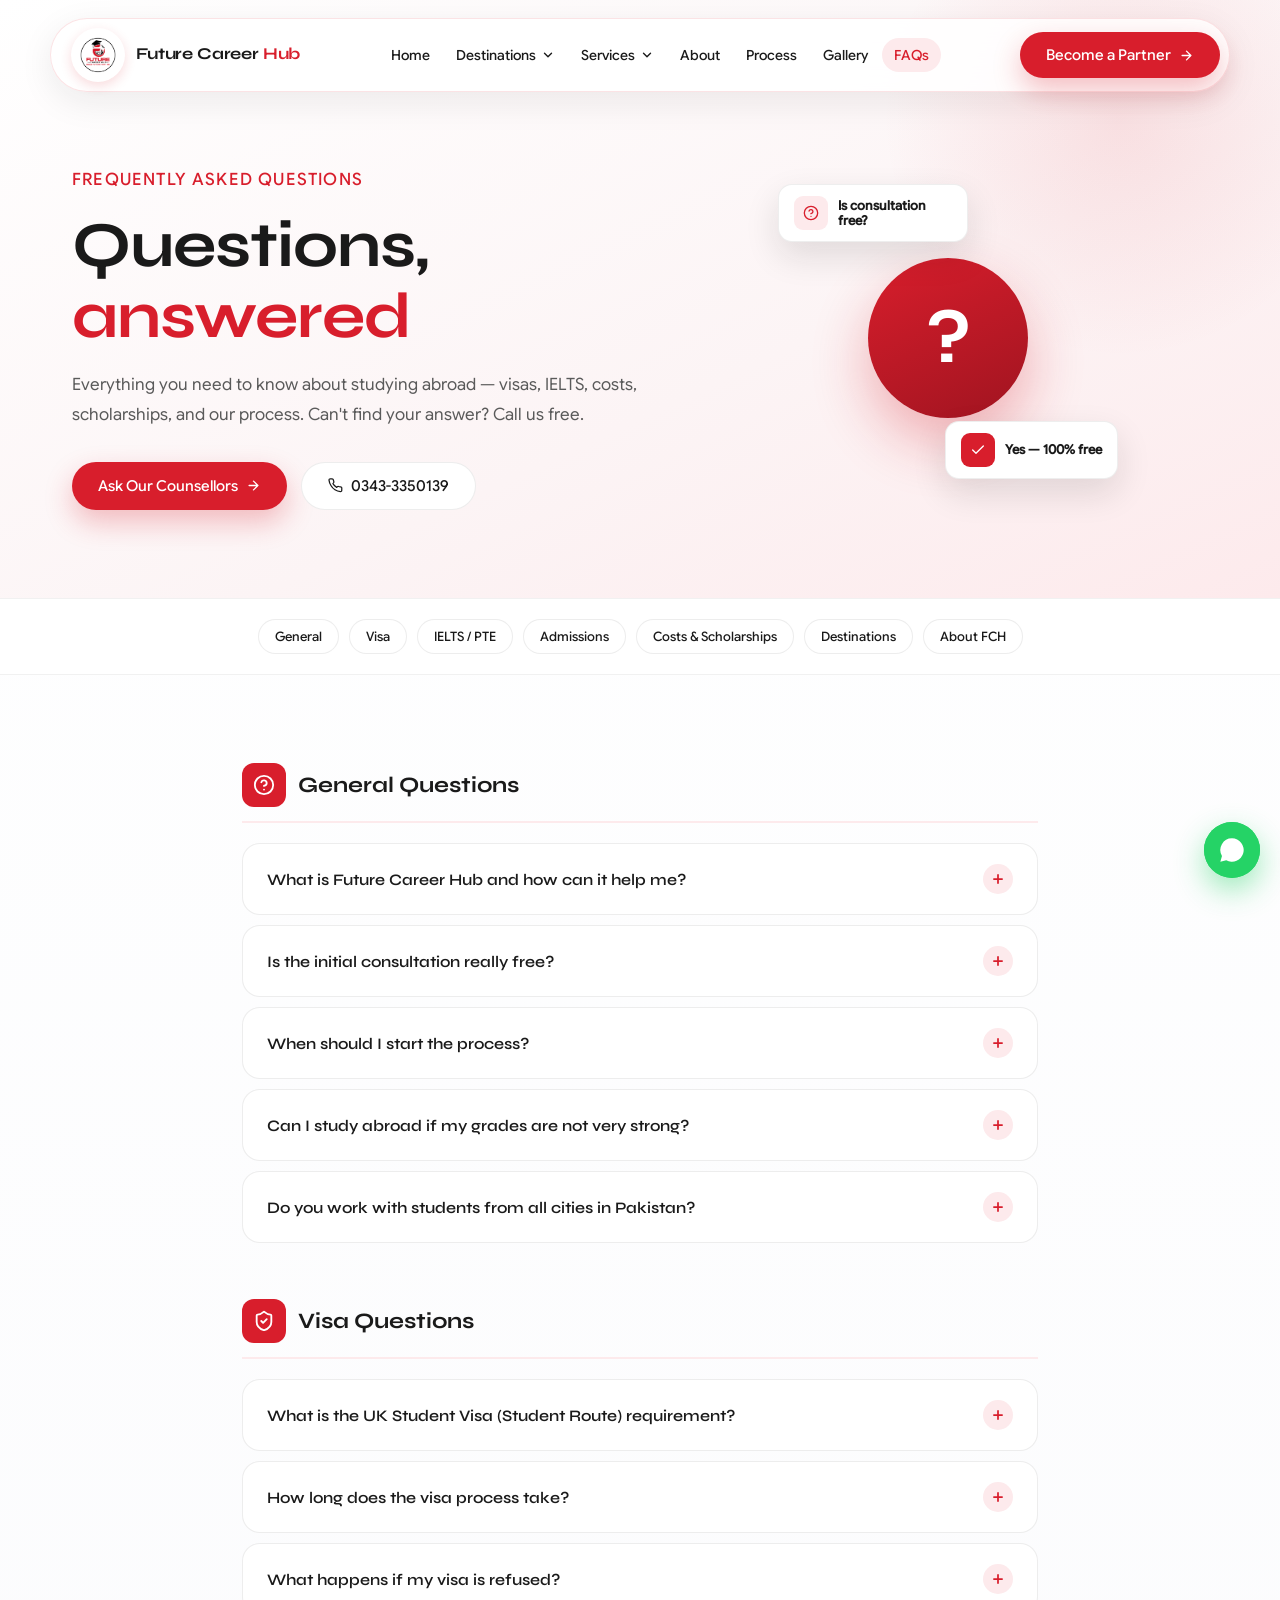
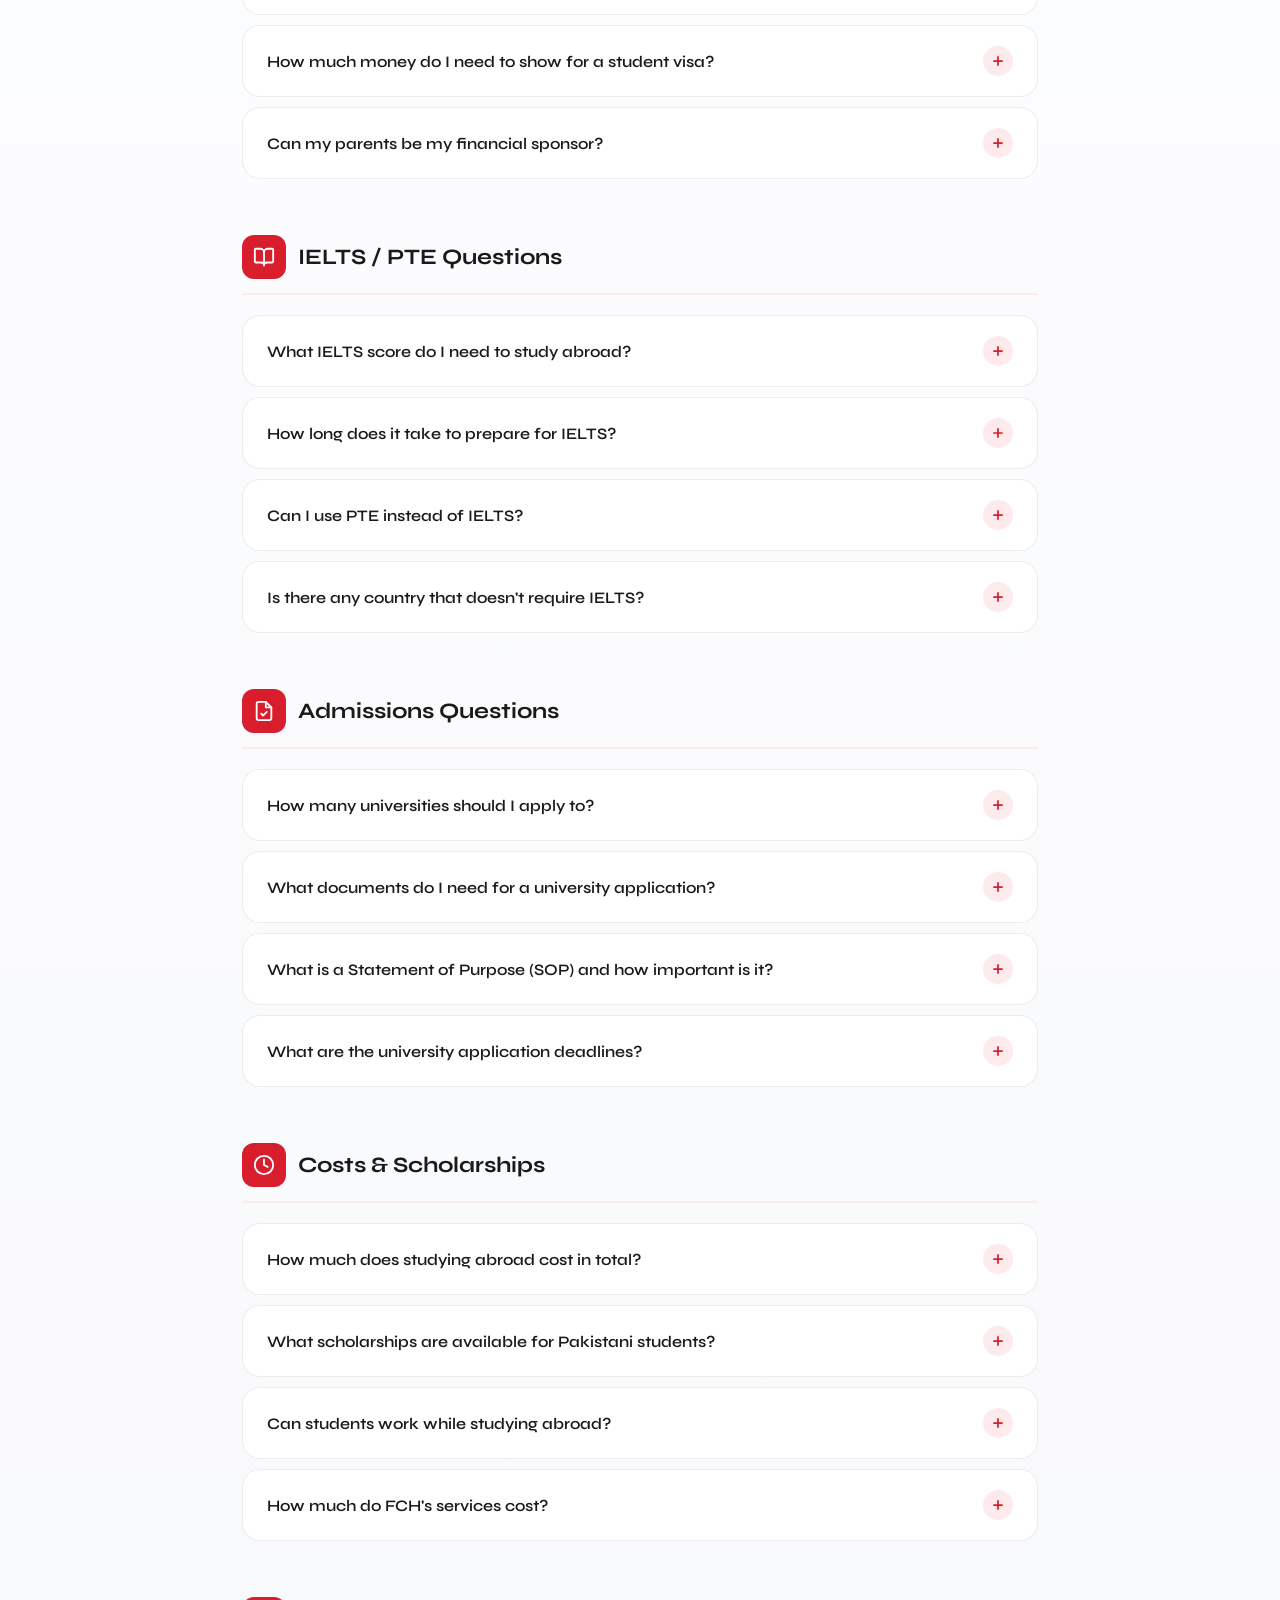
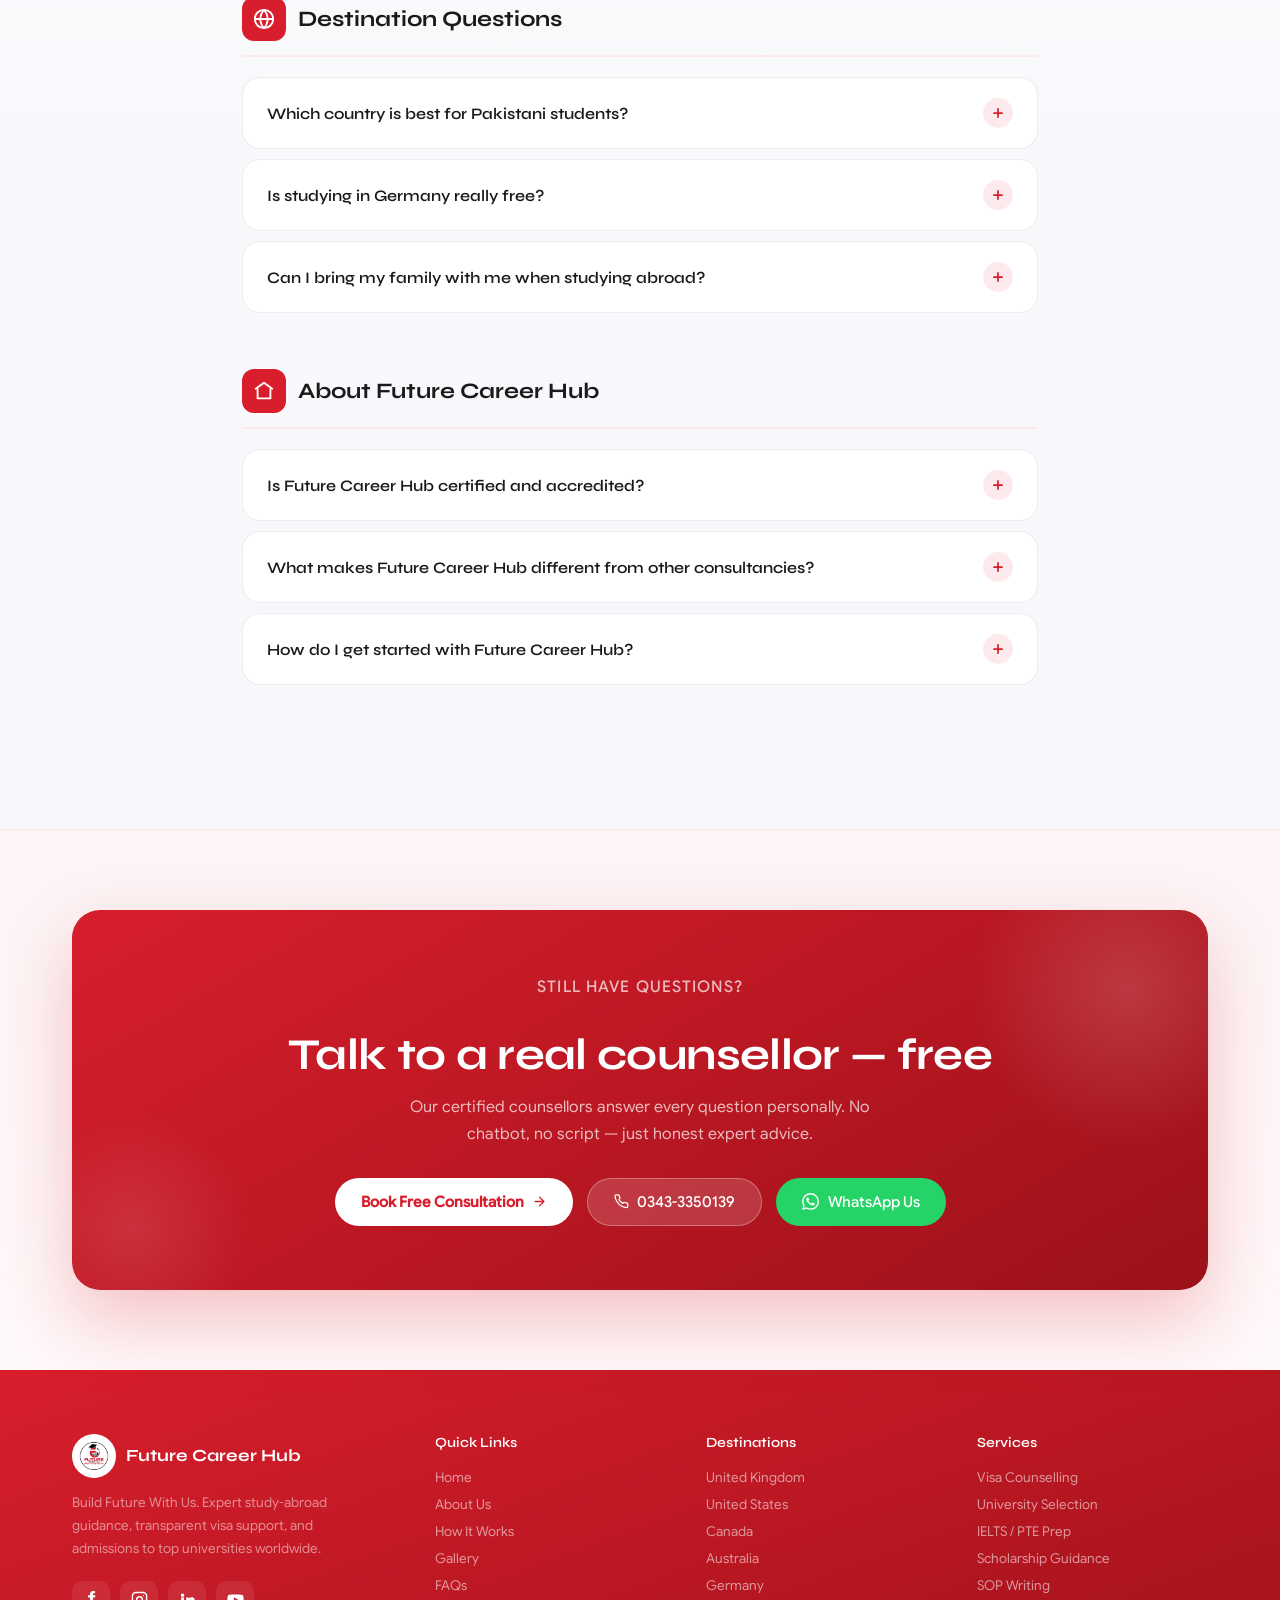
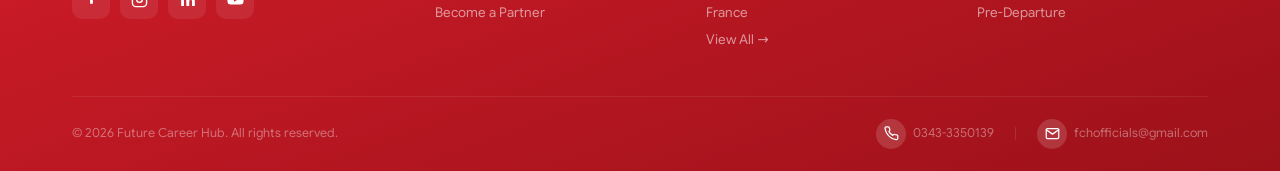
<file: faq.html>
<!DOCTYPE html>
<html lang="en">
<head>
  <meta charset="UTF-8" />
  <meta name="viewport" content="width=device-width, initial-scale=1.0" />
  <title>FAQs — Study Abroad Questions Answered | Future Career Hub Faisalabad, Pakistan</title>
  <meta name="description" content="Answers to the most common questions about studying abroad from Pakistan — visas, IELTS, costs, scholarships, universities and more." />
  <meta name="keywords" content="study abroad FAQs Pakistan, study visa questions Pakistan, IELTS FAQs Faisalabad, scholarship FAQs Pakistan" />
  <meta property="og:type" content="website" />
  <meta property="og:title" content="FAQs — Study Abroad Questions Answered | Future Career Hub" />
  <meta property="og:description" content="Answers to the most common questions about studying abroad — visas, IELTS, costs, scholarships and more." />
  <meta property="og:image" content="assets/fch-logo.png" />
  <link rel="icon" type="image/png" sizes="192x192" href="assets/android-chrome-192x192.png" />
  <link rel="icon" type="image/png" sizes="512x512" href="assets/android-chrome-512x512.png" />
  <link rel="apple-touch-icon" href="assets/android-chrome-192x192.png" />
  <link rel="stylesheet" href="css/style.css" />
  <style>
    body { background:linear-gradient(180deg,#fff 0%,#F5F6FA 100%); }
    .faq-category { margin-bottom:56px; }
    .faq-cat-title { display:flex; align-items:center; gap:12px; font-family:'Syne',sans-serif; font-weight:700; font-size:22px; color:#1A1A1A; margin-bottom:20px; padding-bottom:14px; border-bottom:2px solid #FDEAEC; }
    .faq-cat-icon { width:44px; height:44px; border-radius:12px; background:#D81E2C; color:#fff; display:flex; align-items:center; justify-content:center; flex-shrink:0; }
    @media(max-width:768px){
      .faq-cat-title { font-size:18px; }
      .faq-cat-icon { width:36px; height:36px; }
      .faq-category { margin-bottom:36px; }
    }
    @media(max-width:480px){
      .faq-cat-title { font-size:16px; gap:10px; }
    }
  </style>
<script src="js/main.js?v=2" defer></script>
</head>
<body data-page="faq" data-root="root">
<div id="header-slot"></div>

<!-- HERO -->
<section class="page-hero">
  <div class="page-hero-bg"></div>
  <div class="page-hero-blob"></div>
  <div class="container page-hero-grid">
    <div>
      <p class="eyebrow">Frequently Asked Questions</p>
      <h1>Questions,<br/><span style="color:#D81E2C;">answered</span></h1>
      <p class="lead" style="margin:16px 0 32px;">Everything you need to know about studying abroad — visas, IELTS, costs, scholarships, and our process. Can't find your answer? Call us free.</p>
      <div style="display:flex;gap:14px;flex-wrap:wrap;">
        <a href="partner.html" class="btn btn-primary">Ask Our Counsellors <svg width="15" height="15" viewBox="0 0 24 24" fill="none" stroke="currentColor" stroke-width="2.2" stroke-linecap="round" stroke-linejoin="round"><path d="M5 12h14M12 5l7 7-7 7"/></svg></a>
        <a href="tel:03433350139" class="btn btn-outline" style="display:inline-flex;align-items:center;gap:8px;"><svg width="15" height="15" viewBox="0 0 24 24" fill="none" stroke="currentColor" stroke-width="2" stroke-linecap="round" stroke-linejoin="round"><path d="M22 16.92v3a2 2 0 0 1-2.18 2 19.79 19.79 0 0 1-8.63-3.07A19.5 19.5 0 0 1 4.69 12 19.79 19.79 0 0 1 1.61 3.4 2 2 0 0 1 3.6 1.22h3a2 2 0 0 1 2 1.72c.127.96.361 1.903.7 2.81a2 2 0 0 1-.45 2.11L7.91 8.96a16 16 0 0 0 6 6l.95-.95a2 2 0 0 1 2.11-.45c.907.339 1.85.573 2.81.7A2 2 0 0 1 22 17z"/></svg> 0343-3350139</a>
      </div>
    </div>
    <div class="hero-visual">
      <div style="position:relative;width:100%;max-width:340px;height:320px;display:flex;align-items:center;justify-content:center;">
        <div style="width:160px;height:160px;border-radius:50%;background:linear-gradient(155deg,#D81E2C,#a01420);display:flex;align-items:center;justify-content:center;box-shadow:0 24px 56px rgba(216,30,44,.32);">
          <span style="font-family:'Syne',sans-serif;font-weight:700;font-size:74px;color:#fff;">?</span>
        </div>
        <div class="hero-float-card" style="top:2%;left:0;max-width:190px;">
          <span class="hero-float-icon" style="background:#FDEAEC;color:#D81E2C;flex-shrink:0;">
            <svg width="16" height="16" viewBox="0 0 24 24" fill="none" stroke="currentColor" stroke-width="2" stroke-linecap="round" stroke-linejoin="round"><circle cx="12" cy="12" r="10"/><path d="M9.09 9a3 3 0 0 1 5.83 1c0 2-3 3-3 3"/><path d="M12 17h.01"/></svg>
          </span>
          <div class="hero-float-title">Is consultation free?</div>
        </div>
        <div class="hero-float-card alt" style="bottom:6%;right:0;max-width:190px;">
          <span class="hero-float-icon" style="background:#D81E2C;color:#fff;flex-shrink:0;">
            <svg width="16" height="16" viewBox="0 0 24 24" fill="none" stroke="currentColor" stroke-width="2" stroke-linecap="round" stroke-linejoin="round"><path d="M20 6 9 17l-5-5"/></svg>
          </span>
          <div class="hero-float-title">Yes — 100% free</div>
        </div>
      </div>
    </div>
  </div>
</section>

<!-- CATEGORY JUMP LINKS -->
<section style="background:#fff;border-top:1px solid rgba(26,26,26,.06);border-bottom:1px solid rgba(26,26,26,.06);padding:20px 0;">
  <div class="container">
    <div style="display:flex;gap:10px;flex-wrap:wrap;justify-content:center;">
      <a href="#general" class="btn btn-outline" style="font-size:13px;padding:8px 16px;">General</a>
      <a href="#visa" class="btn btn-outline" style="font-size:13px;padding:8px 16px;">Visa</a>
      <a href="#ielts" class="btn btn-outline" style="font-size:13px;padding:8px 16px;">IELTS / PTE</a>
      <a href="#admissions" class="btn btn-outline" style="font-size:13px;padding:8px 16px;">Admissions</a>
      <a href="#costs" class="btn btn-outline" style="font-size:13px;padding:8px 16px;">Costs & Scholarships</a>
      <a href="#destinations" class="btn btn-outline" style="font-size:13px;padding:8px 16px;">Destinations</a>
      <a href="#fch" class="btn btn-outline" style="font-size:13px;padding:8px 16px;">About FCH</a>
    </div>
  </div>
</section>

<section class="section">
  <div class="container" style="max-width:860px;">

    <!-- GENERAL -->
    <div class="faq-category reveal" id="general">
      <div class="faq-cat-title">
        <div class="faq-cat-icon"><svg width="22" height="22" viewBox="0 0 24 24" fill="none" stroke="currentColor" stroke-width="2" stroke-linecap="round" stroke-linejoin="round"><circle cx="12" cy="12" r="10"/><path d="M9.09 9a3 3 0 0 1 5.83 1c0 2-3 3-3 3"/><path d="M12 17h.01"/></svg></div>
        General Questions
      </div>
      <div class="accordion">
        <div class="accordion-item">
          <button class="accordion-btn">What is Future Career Hub and how can it help me?<span class="accordion-icon"><svg width="14" height="14" viewBox="0 0 24 24" fill="none" stroke="currentColor" stroke-width="3" stroke-linecap="round" stroke-linejoin="round"><line x1="12" y1="5" x2="12" y2="19"/><line x1="5" y1="12" x2="19" y2="12"/></svg></span></button>
          <div class="accordion-body">Future Career Hub is one of Pakistan's leading study-abroad consultancies, established in 2015. We provide end-to-end guidance for students who want to study at universities in the UK, USA, Canada, Australia, Germany, France, and 6+ other countries. Our services cover everything from free eligibility assessment, university selection, SOP writing, IELTS preparation, visa file preparation, and pre-departure briefing. We have placed over 5,000 students abroad with a 98% visa success rate.</div>
        </div>
        <div class="accordion-item">
          <button class="accordion-btn">Is the initial consultation really free?<span class="accordion-icon"><svg width="14" height="14" viewBox="0 0 24 24" fill="none" stroke="currentColor" stroke-width="3" stroke-linecap="round" stroke-linejoin="round"><line x1="12" y1="5" x2="12" y2="19"/><line x1="5" y1="12" x2="19" y2="12"/></svg></span></button>
          <div class="accordion-body">Yes — 100% free, with no obligation whatsoever. Your first 30-minute session with one of our certified counsellors costs nothing. We review your profile, recommend the best-fit destination and universities, and give you a clear action plan. You only pay for services if you decide to proceed, and all fees are communicated transparently upfront.</div>
        </div>
        <div class="accordion-item">
          <button class="accordion-btn">When should I start the process?<span class="accordion-icon"><svg width="14" height="14" viewBox="0 0 24 24" fill="none" stroke="currentColor" stroke-width="3" stroke-linecap="round" stroke-linejoin="round"><line x1="12" y1="5" x2="12" y2="19"/><line x1="5" y1="12" x2="19" y2="12"/></svg></span></button>
          <div class="accordion-body">The earlier the better — ideally 9–12 months before your target intake. For a September (UK/Europe) intake, we recommend starting by January or February. For a January intake, start in July or August. However, we also handle urgent applications and have express pathways for students with short timelines. Contact us as soon as you're serious and we'll tell you exactly what's possible.</div>
        </div>
        <div class="accordion-item">
          <button class="accordion-btn">Can I study abroad if my grades are not very strong?<span class="accordion-icon"><svg width="14" height="14" viewBox="0 0 24 24" fill="none" stroke="currentColor" stroke-width="3" stroke-linecap="round" stroke-linejoin="round"><line x1="12" y1="5" x2="12" y2="19"/><line x1="5" y1="12" x2="19" y2="12"/></svg></span></button>
          <div class="accordion-body">Yes, many students with lower GPAs successfully study abroad. Different universities have different entry requirements — we match you to institutions where you genuinely qualify rather than stretching for universities that will reject you. We also identify foundation programmes and pathway courses that can improve your standing. Countries like Germany and Malaysia have many universities with more flexible entry requirements. Book a free consultation and we'll give you an honest assessment.</div>
        </div>
        <div class="accordion-item">
          <button class="accordion-btn">Do you work with students from all cities in Pakistan?<span class="accordion-icon"><svg width="14" height="14" viewBox="0 0 24 24" fill="none" stroke="currentColor" stroke-width="3" stroke-linecap="round" stroke-linejoin="round"><line x1="12" y1="5" x2="12" y2="19"/><line x1="5" y1="12" x2="19" y2="12"/></svg></span></button>
          <div class="accordion-body">Absolutely. We have offices in Faisalabad and Gojra, and we offer online consultations for students in other cities including Lahore, Karachi, Islamabad, Multan, Rawalpindi, Peshawar, Quetta, Sialkot, and more. Many of our students complete the entire process remotely via WhatsApp, video call, and email.</div>
        </div>
      </div>
    </div>

    <!-- VISA -->
    <div class="faq-category reveal" id="visa">
      <div class="faq-cat-title">
        <div class="faq-cat-icon"><svg width="22" height="22" viewBox="0 0 24 24" fill="none" stroke="currentColor" stroke-width="2" stroke-linecap="round" stroke-linejoin="round"><path d="M20 13c0 5-3.5 7.5-7.66 8.95a1 1 0 0 1-.67-.01C7.5 20.5 4 18 4 13V6a1 1 0 0 1 1-1c2 0 4.5-1.2 6.24-2.72a1.17 1.17 0 0 1 1.52 0C14.51 3.81 17 5 19 5a1 1 0 0 1 1 1z"/><path d="m9 12 2 2 4-4"/></svg></div>
        Visa Questions
      </div>
      <div class="accordion">
        <div class="accordion-item">
          <button class="accordion-btn">What is the UK Student Visa (Student Route) requirement?<span class="accordion-icon"><svg width="14" height="14" viewBox="0 0 24 24" fill="none" stroke="currentColor" stroke-width="3" stroke-linecap="round" stroke-linejoin="round"><line x1="12" y1="5" x2="12" y2="19"/><line x1="5" y1="12" x2="19" y2="12"/></svg></span></button>
          <div class="accordion-body">For a UK Student visa you need: (1) A Confirmation of Acceptance for Studies (CAS) from a licensed UK university, (2) IELTS Academic score of 6.0–7.0 depending on the university, (3) Proof of sufficient funds — typically £1,334/month for London or £1,023/month outside London for living costs, plus first year tuition, (4) Valid passport, and (5) UKVI-approved English test result. Our visa team prepares every document to the exact UKVI standard.</div>
        </div>
        <div class="accordion-item">
          <button class="accordion-btn">How long does the visa process take?<span class="accordion-icon"><svg width="14" height="14" viewBox="0 0 24 24" fill="none" stroke="currentColor" stroke-width="3" stroke-linecap="round" stroke-linejoin="round"><line x1="12" y1="5" x2="12" y2="19"/><line x1="5" y1="12" x2="19" y2="12"/></svg></span></button>
          <div class="accordion-body">Processing times vary by country: UK Student Visa typically takes 3 weeks (standard) or 5 working days (priority). Canada Study Permit takes 4–8 weeks. US F-1 Visa takes 1–4 weeks after embassy interview. Australia Subclass 500 typically takes 4–6 weeks. Germany Student Visa takes 6–12 weeks. We factor these timelines into your application schedule so you always apply well in advance.</div>
        </div>
        <div class="accordion-item">
          <button class="accordion-btn">What happens if my visa is refused?<span class="accordion-icon"><svg width="14" height="14" viewBox="0 0 24 24" fill="none" stroke="currentColor" stroke-width="3" stroke-linecap="round" stroke-linejoin="round"><line x1="12" y1="5" x2="12" y2="19"/><line x1="5" y1="12" x2="19" y2="12"/></svg></span></button>
          <div class="accordion-body">Our 98% visa success rate means refusals are rare — but they do happen. If your visa is refused, we analyse the refusal letter in detail, address every concern the visa officer raised, and reapply. We also explore appeal options where available. We do not charge additional fees for a reapplication caused by document issues on our end.</div>
        </div>
        <div class="accordion-item">
          <button class="accordion-btn">How much money do I need to show for a student visa?<span class="accordion-icon"><svg width="14" height="14" viewBox="0 0 24 24" fill="none" stroke="currentColor" stroke-width="3" stroke-linecap="round" stroke-linejoin="round"><line x1="12" y1="5" x2="12" y2="19"/><line x1="5" y1="12" x2="19" y2="12"/></svg></span></button>
          <div class="accordion-body">This varies significantly by country and university: UK requires proof of first-year tuition + £9,207 (outside London) or £12,006 (London) for 9 months living costs. Canada requires CAD $10,000 per year plus tuition. Australia requires AUD $21,041 per year plus tuition. Germany requires €11,208 in a blocked account. We help you structure your financial documents correctly for each country's specific requirements.</div>
        </div>
        <div class="accordion-item">
          <button class="accordion-btn">Can my parents be my financial sponsor?<span class="accordion-icon"><svg width="14" height="14" viewBox="0 0 24 24" fill="none" stroke="currentColor" stroke-width="3" stroke-linecap="round" stroke-linejoin="round"><line x1="12" y1="5" x2="12" y2="19"/><line x1="5" y1="12" x2="19" y2="12"/></svg></span></button>
          <div class="accordion-body">Yes — most students are sponsored by their parents or family members. We help you prepare a proper sponsor letter, proof of sponsor's income (salary slips, tax returns, bank statements), and evidence of the relationship. The key is showing the money is legitimately earned and has been in the account for a reasonable period. Our visa team guides you through every detail.</div>
        </div>
      </div>
    </div>

    <!-- IELTS -->
    <div class="faq-category reveal" id="ielts">
      <div class="faq-cat-title">
        <div class="faq-cat-icon"><svg width="22" height="22" viewBox="0 0 24 24" fill="none" stroke="currentColor" stroke-width="2" stroke-linecap="round" stroke-linejoin="round"><path d="M12 7v14"/><path d="M3 18a1 1 0 0 1-1-1V4a1 1 0 0 1 1-1h5a4 4 0 0 1 4 4 4 4 0 0 1 4-4h5a1 1 0 0 1 1 1v13a1 1 0 0 1-1 1h-6a3 3 0 0 0-3 3 3 3 0 0 0-3-3z"/></svg></div>
        IELTS / PTE Questions
      </div>
      <div class="accordion">
        <div class="accordion-item">
          <button class="accordion-btn">What IELTS score do I need to study abroad?<span class="accordion-icon"><svg width="14" height="14" viewBox="0 0 24 24" fill="none" stroke="currentColor" stroke-width="3" stroke-linecap="round" stroke-linejoin="round"><line x1="12" y1="5" x2="12" y2="19"/><line x1="5" y1="12" x2="19" y2="12"/></svg></span></button>
          <div class="accordion-body">Requirements vary by country and university level: UK undergraduate: typically 6.0–6.5 overall, UK postgraduate: 6.5–7.0 overall. Canada: 6.0–6.5. Australia: 6.0–7.0. USA: 6.5–7.5 depending on the university. Germany: 6.0–6.5 for English-taught programmes. Our counsellors will tell you the exact band required for your specific target universities during the free consultation.</div>
        </div>
        <div class="accordion-item">
          <button class="accordion-btn">How long does it take to prepare for IELTS?<span class="accordion-icon"><svg width="14" height="14" viewBox="0 0 24 24" fill="none" stroke="currentColor" stroke-width="3" stroke-linecap="round" stroke-linejoin="round"><line x1="12" y1="5" x2="12" y2="19"/><line x1="5" y1="12" x2="19" y2="12"/></svg></span></button>
          <div class="accordion-body">Most students can improve their IELTS score by 0.5–1.5 bands in 6–8 weeks of focused preparation with our coaches. Students starting from a lower base (band 4–5) may need 3–4 months. Our certified IELTS trainers run structured programmes with mock tests, speaking practice, writing corrections, and exam strategy coaching — and our students average band 7.2 on their first attempt.</div>
        </div>
        <div class="accordion-item">
          <button class="accordion-btn">Can I use PTE instead of IELTS?<span class="accordion-icon"><svg width="14" height="14" viewBox="0 0 24 24" fill="none" stroke="currentColor" stroke-width="3" stroke-linecap="round" stroke-linejoin="round"><line x1="12" y1="5" x2="12" y2="19"/><line x1="5" y1="12" x2="19" y2="12"/></svg></span></button>
          <div class="accordion-body">Yes — PTE Academic is widely accepted, particularly in Australia, Canada, and the UK. Many students find PTE easier and faster since it is computer-marked and results come within 5 business days. We offer full PTE Academic preparation alongside our IELTS programme. Your counsellor will advise which test is better suited to your profile and target universities.</div>
        </div>
        <div class="accordion-item">
          <button class="accordion-btn">Is there any country that doesn't require IELTS?<span class="accordion-icon"><svg width="14" height="14" viewBox="0 0 24 24" fill="none" stroke="currentColor" stroke-width="3" stroke-linecap="round" stroke-linejoin="round"><line x1="12" y1="5" x2="12" y2="19"/><line x1="5" y1="12" x2="19" y2="12"/></svg></span></button>
          <div class="accordion-body">Germany's public universities for English-taught programmes require IELTS, but German-taught programmes require German language (B2/C1) instead. Some universities waive IELTS if you have completed a degree or 2+ years in an English-medium institution. Malaysia has lower English requirements. Some universities offer conditional admission while you complete language requirements. We identify exemptions on a case-by-case basis for each student.</div>
        </div>
      </div>
    </div>

    <!-- ADMISSIONS -->
    <div class="faq-category reveal" id="admissions">
      <div class="faq-cat-title">
        <div class="faq-cat-icon"><svg width="22" height="22" viewBox="0 0 24 24" fill="none" stroke="currentColor" stroke-width="2" stroke-linecap="round" stroke-linejoin="round"><path d="M14 2H6a2 2 0 0 0-2 2v16a2 2 0 0 0 2 2h12a2 2 0 0 0 2-2V8z"/><path d="M14 2v6h6"/><path d="m9 15 2 2 4-4"/></svg></div>
        Admissions Questions
      </div>
      <div class="accordion">
        <div class="accordion-item">
          <button class="accordion-btn">How many universities should I apply to?<span class="accordion-icon"><svg width="14" height="14" viewBox="0 0 24 24" fill="none" stroke="currentColor" stroke-width="3" stroke-linecap="round" stroke-linejoin="round"><line x1="12" y1="5" x2="12" y2="19"/><line x1="5" y1="12" x2="19" y2="12"/></svg></span></button>
          <div class="accordion-body">We recommend applying to 5–8 universities — a mix of ambitious, realistic, and safe choices. This maximises your chance of getting multiple offers while keeping the process manageable. In the UK, UCAS allows up to 5 choices. For the USA and Canada, we typically apply to 6–10 institutions. Applying to the right universities is more important than applying to many — we use our profile-matching to ensure every application has a strong chance.</div>
        </div>
        <div class="accordion-item">
          <button class="accordion-btn">What documents do I need for a university application?<span class="accordion-icon"><svg width="14" height="14" viewBox="0 0 24 24" fill="none" stroke="currentColor" stroke-width="3" stroke-linecap="round" stroke-linejoin="round"><line x1="12" y1="5" x2="12" y2="19"/><line x1="5" y1="12" x2="19" y2="12"/></svg></span></button>
          <div class="accordion-body">Standard requirements include: Academic transcripts and degree certificates, IELTS/PTE score certificate, passport copy, Statement of Purpose (SOP) / personal statement, 2–3 academic or professional references/recommendation letters, and CV/resume (for postgraduate). Some programmes also require a portfolio (architecture, design, arts) or GMAT/GRE scores (MBA, certain masters). We prepare and verify every document for you.</div>
        </div>
        <div class="accordion-item">
          <button class="accordion-btn">What is a Statement of Purpose (SOP) and how important is it?<span class="accordion-icon"><svg width="14" height="14" viewBox="0 0 24 24" fill="none" stroke="currentColor" stroke-width="3" stroke-linecap="round" stroke-linejoin="round"><line x1="12" y1="5" x2="12" y2="19"/><line x1="5" y1="12" x2="19" y2="12"/></svg></span></button>
          <div class="accordion-body">The SOP (also called a personal statement or motivation letter) is your opportunity to tell the university who you are, why you want to study this specific programme, and how it fits your career goals. It is extremely important — for many competitive programmes it carries more weight than grades. A poorly written SOP can result in rejection despite excellent grades. Our team of former university admissions readers craft SOPs with a 94% acceptance rate at target universities.</div>
        </div>
        <div class="accordion-item">
          <button class="accordion-btn">What are the university application deadlines?<span class="accordion-icon"><svg width="14" height="14" viewBox="0 0 24 24" fill="none" stroke="currentColor" stroke-width="3" stroke-linecap="round" stroke-linejoin="round"><line x1="12" y1="5" x2="12" y2="19"/><line x1="5" y1="12" x2="19" y2="12"/></svg></span></button>
          <div class="accordion-body">Deadlines vary by country: UK UCAS: 31 January for most courses, 15 October for Oxford/Cambridge and medicine. USA: Early Decision (November), Regular Decision (January–February). Canada: Varies by university — typically November–February for September intake. Australia: Rolling admissions, typically 3–4 months before intake. Germany: 15 July for winter semester (October start), 15 January for summer semester. We track every deadline and submit well in advance.</div>
        </div>
      </div>
    </div>

    <!-- COSTS -->
    <div class="faq-category reveal" id="costs">
      <div class="faq-cat-title">
        <div class="faq-cat-icon"><svg width="22" height="22" viewBox="0 0 24 24" fill="none" stroke="currentColor" stroke-width="2" stroke-linecap="round" stroke-linejoin="round"><circle cx="12" cy="12" r="10"/><path d="M12 6v6l4 2"/></svg></div>
        Costs & Scholarships
      </div>
      <div class="accordion">
        <div class="accordion-item">
          <button class="accordion-btn">How much does studying abroad cost in total?<span class="accordion-icon"><svg width="14" height="14" viewBox="0 0 24 24" fill="none" stroke="currentColor" stroke-width="3" stroke-linecap="round" stroke-linejoin="round"><line x1="12" y1="5" x2="12" y2="19"/><line x1="5" y1="12" x2="19" y2="12"/></svg></span></button>
          <div class="accordion-body">Total annual costs (tuition + living) vary widely: UK: £20,000–£40,000/year. USA: $35,000–$70,000/year. Canada: CAD $25,000–$50,000/year. Australia: AUD $35,000–$65,000/year. Germany: €8,000–€16,000/year (living only — most public tuition is free!). Malaysia: MYR 30,000–80,000/year (very affordable). We provide a detailed cost breakdown for every university on your shortlist during our consultation.</div>
        </div>
        <div class="accordion-item">
          <button class="accordion-btn">What scholarships are available for Pakistani students?<span class="accordion-icon"><svg width="14" height="14" viewBox="0 0 24 24" fill="none" stroke="currentColor" stroke-width="3" stroke-linecap="round" stroke-linejoin="round"><line x1="12" y1="5" x2="12" y2="19"/><line x1="5" y1="12" x2="19" y2="12"/></svg></span></button>
          <div class="accordion-body">Many scholarships are available: Chevening Scholarship (UK — full funding including tuition, living, and flights). Commonwealth Scholarships (UK). DAAD Scholarships (Germany — fully funded). Australia Awards (full funding). HEC Overseas Scholarships (Pakistani government — covers tuition and living). University merit scholarships (20–100% tuition reduction). Need-based bursaries. Our scholarship guidance service identifies every scholarship you qualify for and manages the entire application process.</div>
        </div>
        <div class="accordion-item">
          <button class="accordion-btn">Can students work while studying abroad?<span class="accordion-icon"><svg width="14" height="14" viewBox="0 0 24 24" fill="none" stroke="currentColor" stroke-width="3" stroke-linecap="round" stroke-linejoin="round"><line x1="12" y1="5" x2="12" y2="19"/><line x1="5" y1="12" x2="19" y2="12"/></svg></span></button>
          <div class="accordion-body">Yes, most student visas permit part-time work: UK: up to 20 hours/week during term, full-time during holidays. Canada: up to 24 hours/week (off-campus). Australia: 48 hours per fortnight. USA: limited on-campus work (20 hrs/week), off-campus requires authorization. Germany: 120 full days or 240 half days per year. Part-time work helps cover living costs but should not be relied upon as the primary funding source for visa purposes.</div>
        </div>
        <div class="accordion-item">
          <button class="accordion-btn">How much do FCH's services cost?<span class="accordion-icon"><svg width="14" height="14" viewBox="0 0 24 24" fill="none" stroke="currentColor" stroke-width="3" stroke-linecap="round" stroke-linejoin="round"><line x1="12" y1="5" x2="12" y2="19"/><line x1="5" y1="12" x2="19" y2="12"/></svg></span></button>
          <div class="accordion-body">The initial consultation is completely free. Our service fees vary depending on the package — destination country, number of universities, and services required. All fees are explained clearly and upfront before you commit to anything. We never have hidden charges. Many of our university partners also pay us a recruitment fee, which can mean no cost to the student for certain services. Book a free consultation and we'll be completely transparent about what everything costs.</div>
        </div>
      </div>
    </div>

    <!-- DESTINATIONS -->
    <div class="faq-category reveal" id="destinations">
      <div class="faq-cat-title">
        <div class="faq-cat-icon"><svg width="22" height="22" viewBox="0 0 24 24" fill="none" stroke="currentColor" stroke-width="2" stroke-linecap="round" stroke-linejoin="round"><circle cx="12" cy="12" r="10"/><path d="M2 12h20"/><path d="M12 2a15.3 15.3 0 0 1 4 10 15.3 15.3 0 0 1-4 10 15.3 15.3 0 0 1-4-10 15.3 15.3 0 0 1 4-10z"/></svg></div>
        Destination Questions
      </div>
      <div class="accordion">
        <div class="accordion-item">
          <button class="accordion-btn">Which country is best for Pakistani students?<span class="accordion-icon"><svg width="14" height="14" viewBox="0 0 24 24" fill="none" stroke="currentColor" stroke-width="3" stroke-linecap="round" stroke-linejoin="round"><line x1="12" y1="5" x2="12" y2="19"/><line x1="5" y1="12" x2="19" y2="12"/></svg></span></button>
          <div class="accordion-body">There is no single "best" country — it depends entirely on your goals, budget, and course. The UK is ideal for a globally recognised 1-year masters degree. Canada is best for students seeking PR pathways. Germany is unbeatable for free/very low tuition. Australia suits students who want strong post-study work rights and great quality of life. The USA is best for top-ranked research programmes. Malaysia is the most affordable option. Book a free consultation and we'll recommend the right country for your specific profile.</div>
        </div>
        <div class="accordion-item">
          <button class="accordion-btn">Is studying in Germany really free?<span class="accordion-icon"><svg width="14" height="14" viewBox="0 0 24 24" fill="none" stroke="currentColor" stroke-width="3" stroke-linecap="round" stroke-linejoin="round"><line x1="12" y1="5" x2="12" y2="19"/><line x1="5" y1="12" x2="19" y2="12"/></svg></span></button>
          <div class="accordion-body">Yes — most German public universities charge no tuition fees for international students, only a small semester contribution of €150–€350 per semester. However, you still need to fund your living costs (€800–€1,200/month) and prove this with a blocked account of €11,208. Some private universities in Germany do charge tuition. We help you identify the right German universities, manage the APS certification, and set up your blocked account.</div>
        </div>
        <div class="accordion-item">
          <button class="accordion-btn">Can I bring my family with me when studying abroad?<span class="accordion-icon"><svg width="14" height="14" viewBox="0 0 24 24" fill="none" stroke="currentColor" stroke-width="3" stroke-linecap="round" stroke-linejoin="round"><line x1="12" y1="5" x2="12" y2="19"/><line x1="5" y1="12" x2="19" y2="12"/></svg></span></button>
          <div class="accordion-body">It depends on the country and your course level. UK: PhD and some Masters students can bring dependents on a Student Dependant visa. Canada: Most students can bring a spouse who can also get an open work permit. Australia: Spouses and children can come on a dependent visa. USA: F-2 dependent visa is available but the spouse cannot work. We advise each student on dependent options as part of the visa planning process.</div>
        </div>
      </div>
    </div>

    <!-- ABOUT FCH -->
    <div class="faq-category reveal" id="fch">
      <div class="faq-cat-title">
        <div class="faq-cat-icon"><svg width="22" height="22" viewBox="0 0 24 24" fill="none" stroke="currentColor" stroke-width="2" stroke-linecap="round" stroke-linejoin="round"><path d="M3 9.5 12 3l9 6.5"/><path d="M5 10v10h14V10"/></svg></div>
        About Future Career Hub
      </div>
      <div class="accordion">
        <div class="accordion-item">
          <button class="accordion-btn">Is Future Career Hub certified and accredited?<span class="accordion-icon"><svg width="14" height="14" viewBox="0 0 24 24" fill="none" stroke="currentColor" stroke-width="3" stroke-linecap="round" stroke-linejoin="round"><line x1="12" y1="5" x2="12" y2="19"/><line x1="5" y1="12" x2="19" y2="12"/></svg></span></button>
          <div class="accordion-body">Yes. Future Career Hub is a British Council-certified partner, an IDP Education official agent, OISC Level 3 certified (UK immigration advice), an official MARA-registered agent (Australia), and a NAFSA institutional member (USA). Our IELTS trainers are British Council-certified. All our counsellors hold recognised qualifications in international education advising.</div>
        </div>
        <div class="accordion-item">
          <button class="accordion-btn">What makes Future Career Hub different from other consultancies?<span class="accordion-icon"><svg width="14" height="14" viewBox="0 0 24 24" fill="none" stroke="currentColor" stroke-width="3" stroke-linecap="round" stroke-linejoin="round"><line x1="12" y1="5" x2="12" y2="19"/><line x1="5" y1="12" x2="19" y2="12"/></svg></span></button>
          <div class="accordion-body">Three things set us apart: (1) Honesty — we tell you exactly what you qualify for, even if it means fewer fees for us. We never recommend destinations or universities that don't genuinely fit your profile. (2) Results — a 98% visa success rate earned over 10 years and 5,000+ students. (3) End-to-end support — we don't just process a visa; we guide you from your first conversation all the way to settling in abroad, including post-arrival support.</div>
        </div>
        <div class="accordion-item">
          <button class="accordion-btn">How do I get started with Future Career Hub?<span class="accordion-icon"><svg width="14" height="14" viewBox="0 0 24 24" fill="none" stroke="currentColor" stroke-width="3" stroke-linecap="round" stroke-linejoin="round"><line x1="12" y1="5" x2="12" y2="19"/><line x1="5" y1="12" x2="19" y2="12"/></svg></span></button>
          <div class="accordion-body">It's simple — book a free 30-minute consultation via our website, call us on 0343-3350139, WhatsApp us, or visit our offices in Faisalabad or Gojra. Bring your transcripts, passport, and any English test scores you already have. We'll review everything in the session and give you a clear next-step plan on the same day.</div>
        </div>
      </div>
    </div>

  </div>
</section>

<!-- STILL HAVE QUESTIONS -->
<section style="background:linear-gradient(180deg,#FCF4F5,#FFF8F9);border-top:1px solid rgba(216,30,44,.08);padding:80px 0;">
  <div class="container">
    <div class="cta-banner reveal">
      <p class="eyebrow" style="color:rgba(255,255,255,.7);">Still Have Questions?</p>
      <h2>Talk to a real counsellor — free</h2>
      <p>Our certified counsellors answer every question personally. No chatbot, no script — just honest expert advice.</p>
      <div style="display:flex;gap:14px;justify-content:center;flex-wrap:wrap;">
        <a href="partner.html" class="btn" style="background:#fff;color:#D81E2C;font-weight:600;">Book Free Consultation <svg width="15" height="15" viewBox="0 0 24 24" fill="none" stroke="currentColor" stroke-width="2.2" stroke-linecap="round" stroke-linejoin="round"><path d="M5 12h14M12 5l7 7-7 7"/></svg></a>
        <a href="tel:03433350139" class="btn" style="background:rgba(255,255,255,.15);color:#fff;border:1px solid rgba(255,255,255,.3);display:inline-flex;align-items:center;gap:8px;"><svg width="15" height="15" viewBox="0 0 24 24" fill="none" stroke="currentColor" stroke-width="2" stroke-linecap="round" stroke-linejoin="round"><path d="M22 16.92v3a2 2 0 0 1-2.18 2 19.79 19.79 0 0 1-8.63-3.07A19.5 19.5 0 0 1 4.69 12 19.79 19.79 0 0 1 1.61 3.4 2 2 0 0 1 3.6 1.22h3a2 2 0 0 1 2 1.72c.127.96.361 1.903.7 2.81a2 2 0 0 1-.45 2.11L7.91 8.96a16 16 0 0 0 6 6l.95-.95a2 2 0 0 1 2.11-.45c.907.339 1.85.573 2.81.7A2 2 0 0 1 22 17z"/></svg> 0343-3350139</a>
        <a href="https://wa.me/923433350139" class="btn" style="background:#25D366;color:#fff;display:inline-flex;align-items:center;gap:9px;">
          <svg width="17" height="17" viewBox="0 0 24 24" fill="currentColor" xmlns="http://www.w3.org/2000/svg"><path d="M17.472 14.382c-.297-.149-1.758-.867-2.03-.967-.273-.099-.471-.148-.67.15-.197.297-.767.966-.94 1.164-.173.199-.347.223-.644.075-.297-.15-1.255-.463-2.39-1.475-.883-.788-1.48-1.761-1.653-2.059-.173-.297-.018-.458.13-.606.134-.133.298-.347.446-.52.149-.174.198-.298.298-.497.099-.198.05-.371-.025-.52-.075-.149-.669-1.612-.916-2.207-.242-.579-.487-.5-.669-.51-.173-.008-.371-.01-.57-.01-.198 0-.52.074-.792.372-.272.297-1.04 1.016-1.04 2.479 0 1.462 1.065 2.875 1.213 3.074.149.198 2.096 3.2 5.077 4.487.709.306 1.262.489 1.694.625.712.227 1.36.195 1.871.118.571-.085 1.758-.719 2.006-1.413.248-.694.248-1.289.173-1.413-.074-.124-.272-.198-.57-.347m-5.421 7.403h-.004a9.87 9.87 0 0 1-5.031-1.378l-.361-.214-3.741.982.998-3.648-.235-.374a9.86 9.86 0 0 1-1.51-5.26c.001-5.45 4.436-9.884 9.888-9.884 2.64 0 5.122 1.03 6.988 2.898a9.825 9.825 0 0 1 2.893 6.994c-.003 5.45-4.437 9.884-9.885 9.884m8.413-18.297A11.815 11.815 0 0 0 12.05 0C5.495 0 .16 5.335.157 11.892c0 2.096.547 4.142 1.588 5.945L.057 24l6.305-1.654a11.882 11.882 0 0 0 5.683 1.448h.005c6.554 0 11.89-5.335 11.893-11.893a11.821 11.821 0 0 0-3.48-8.413z"/></svg>
          WhatsApp Us
        </a>
      </div>
    </div>
  </div>
</section>

<div id="footer-slot"></div>

<script>FCH.init('faq','root');</script>
</body>
</html>
</file>
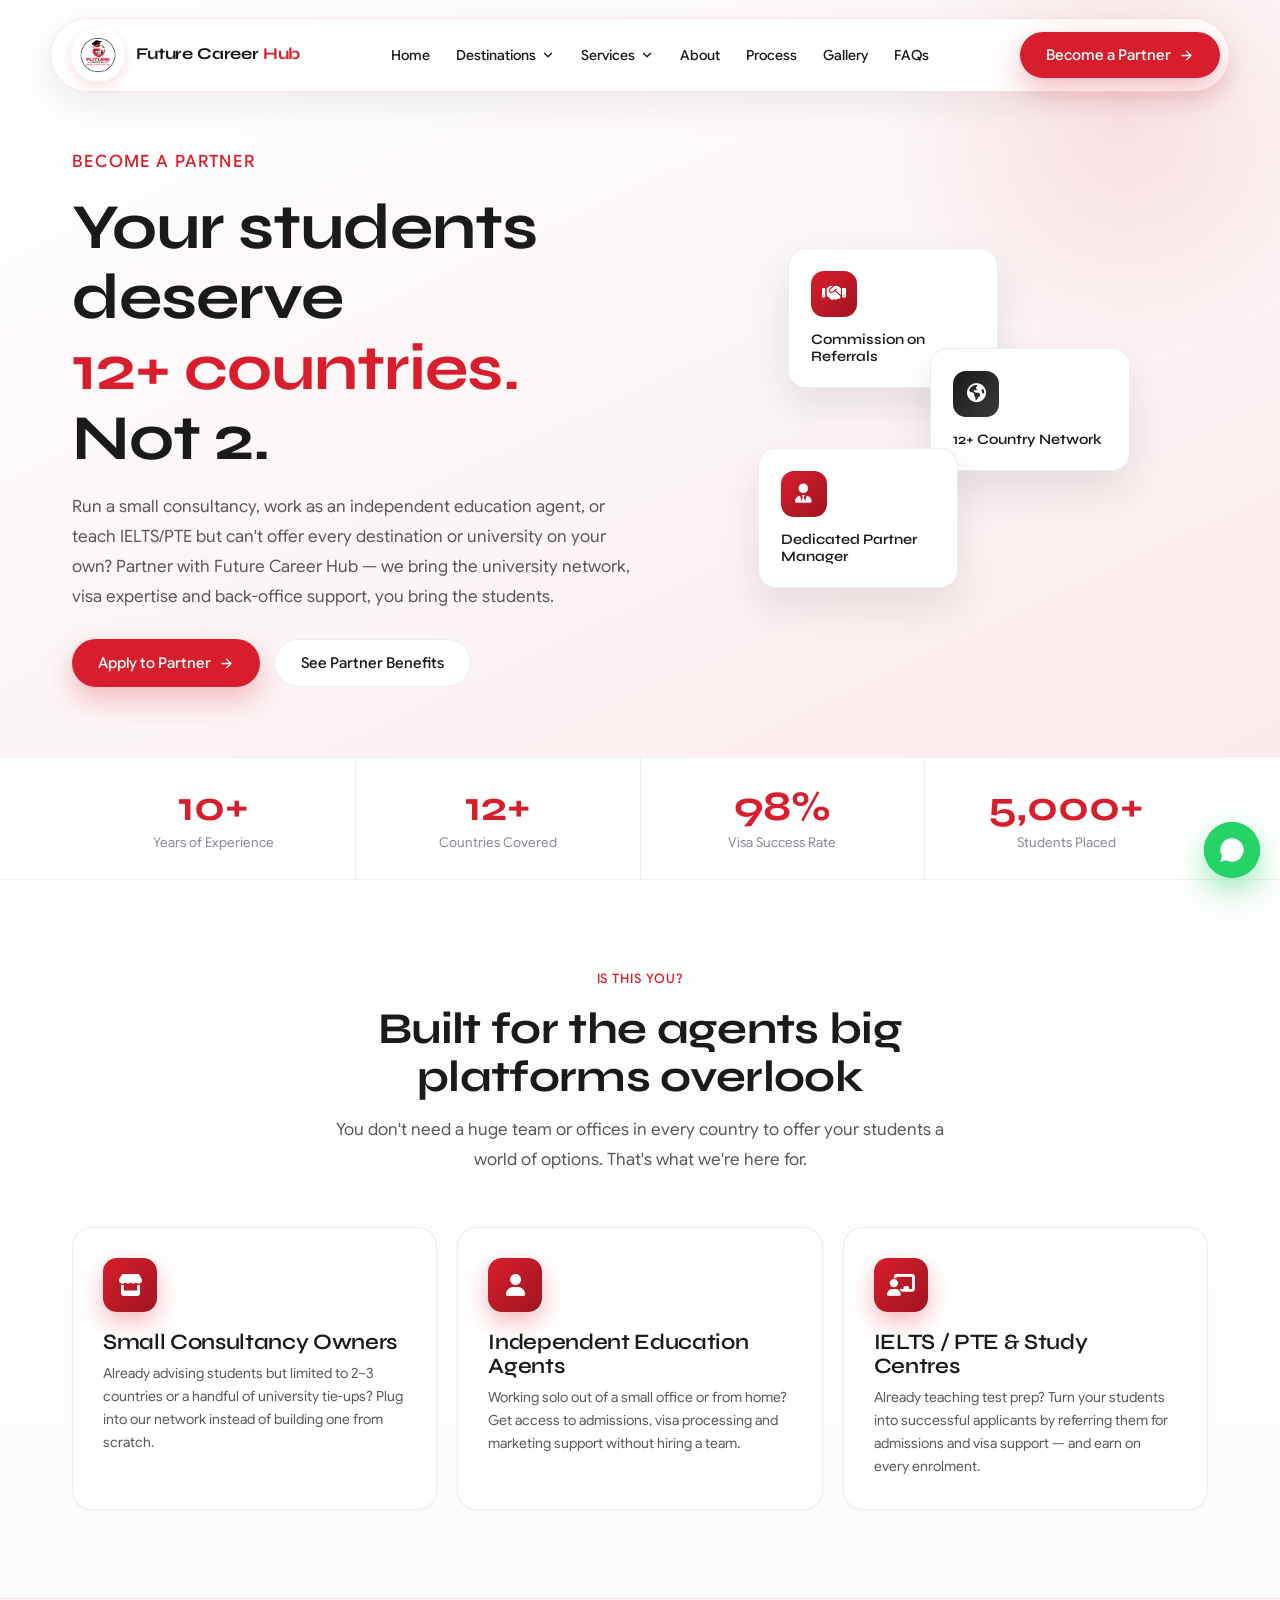
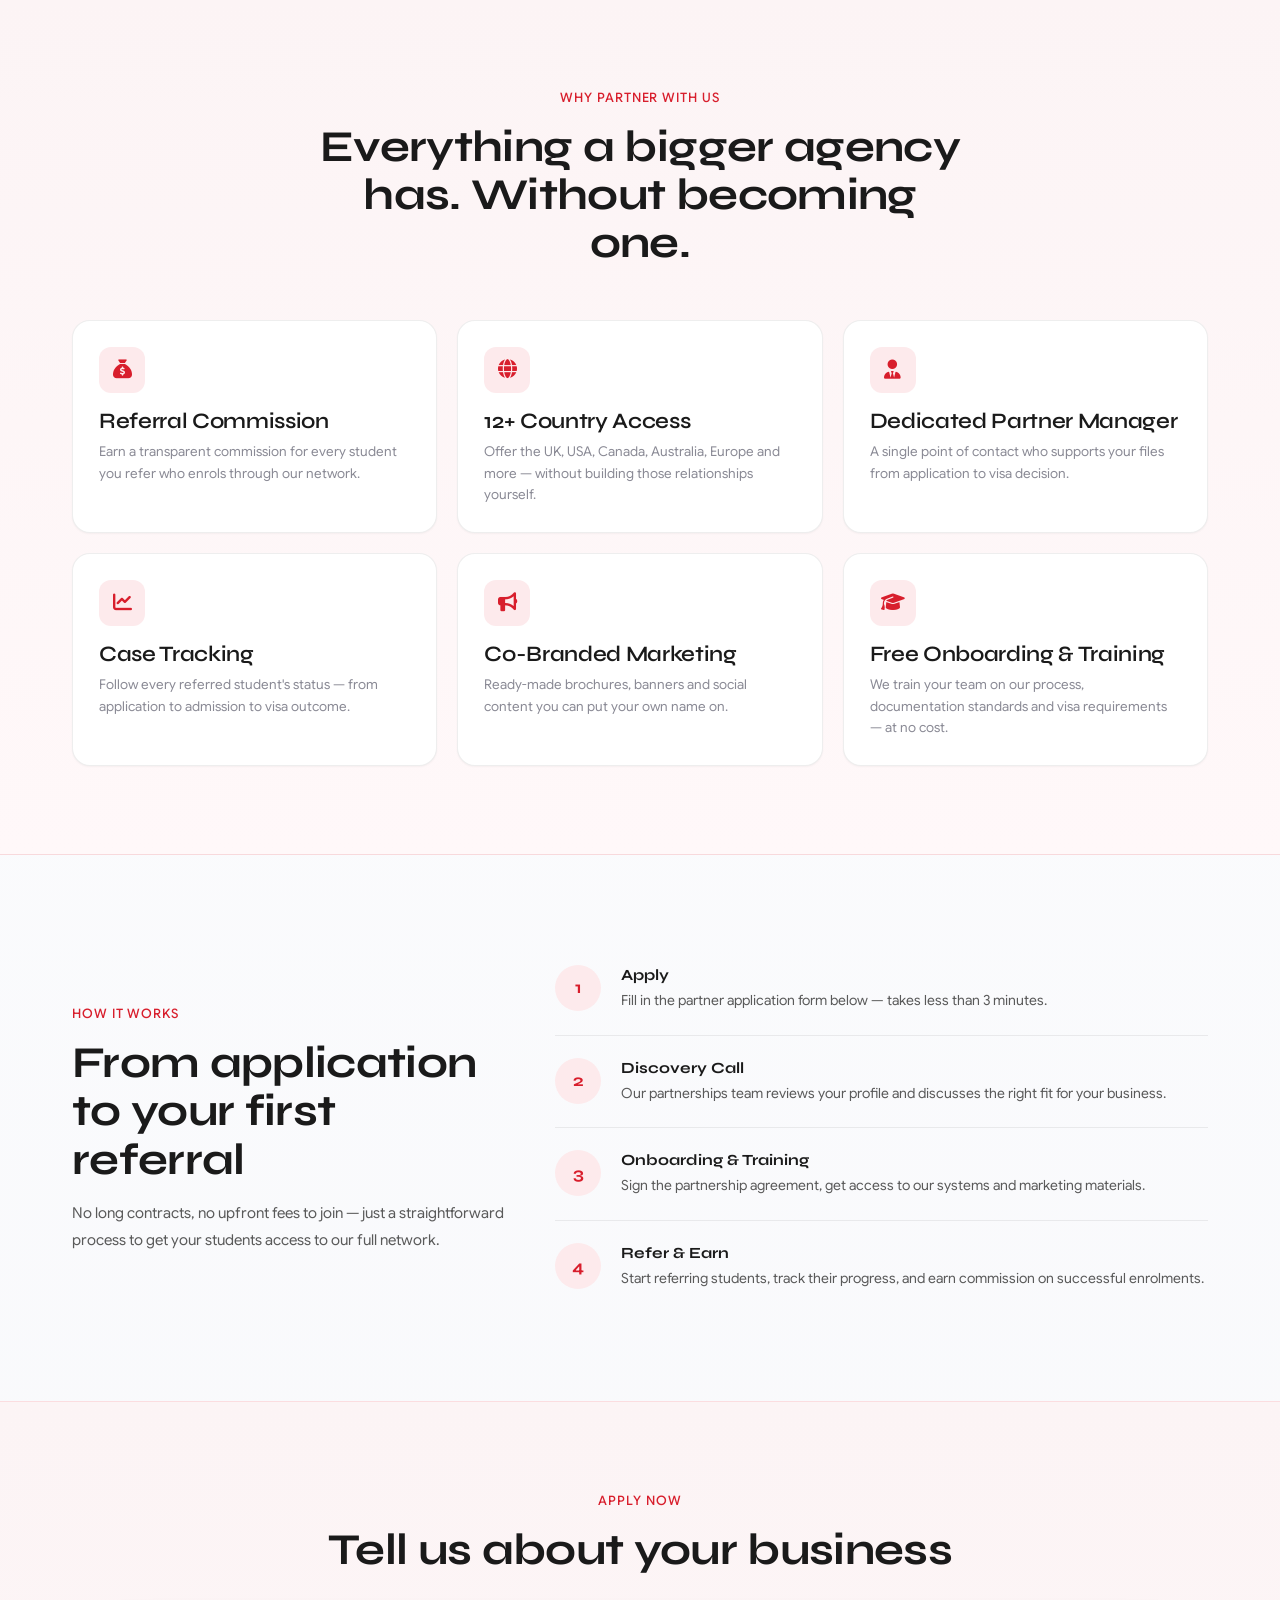
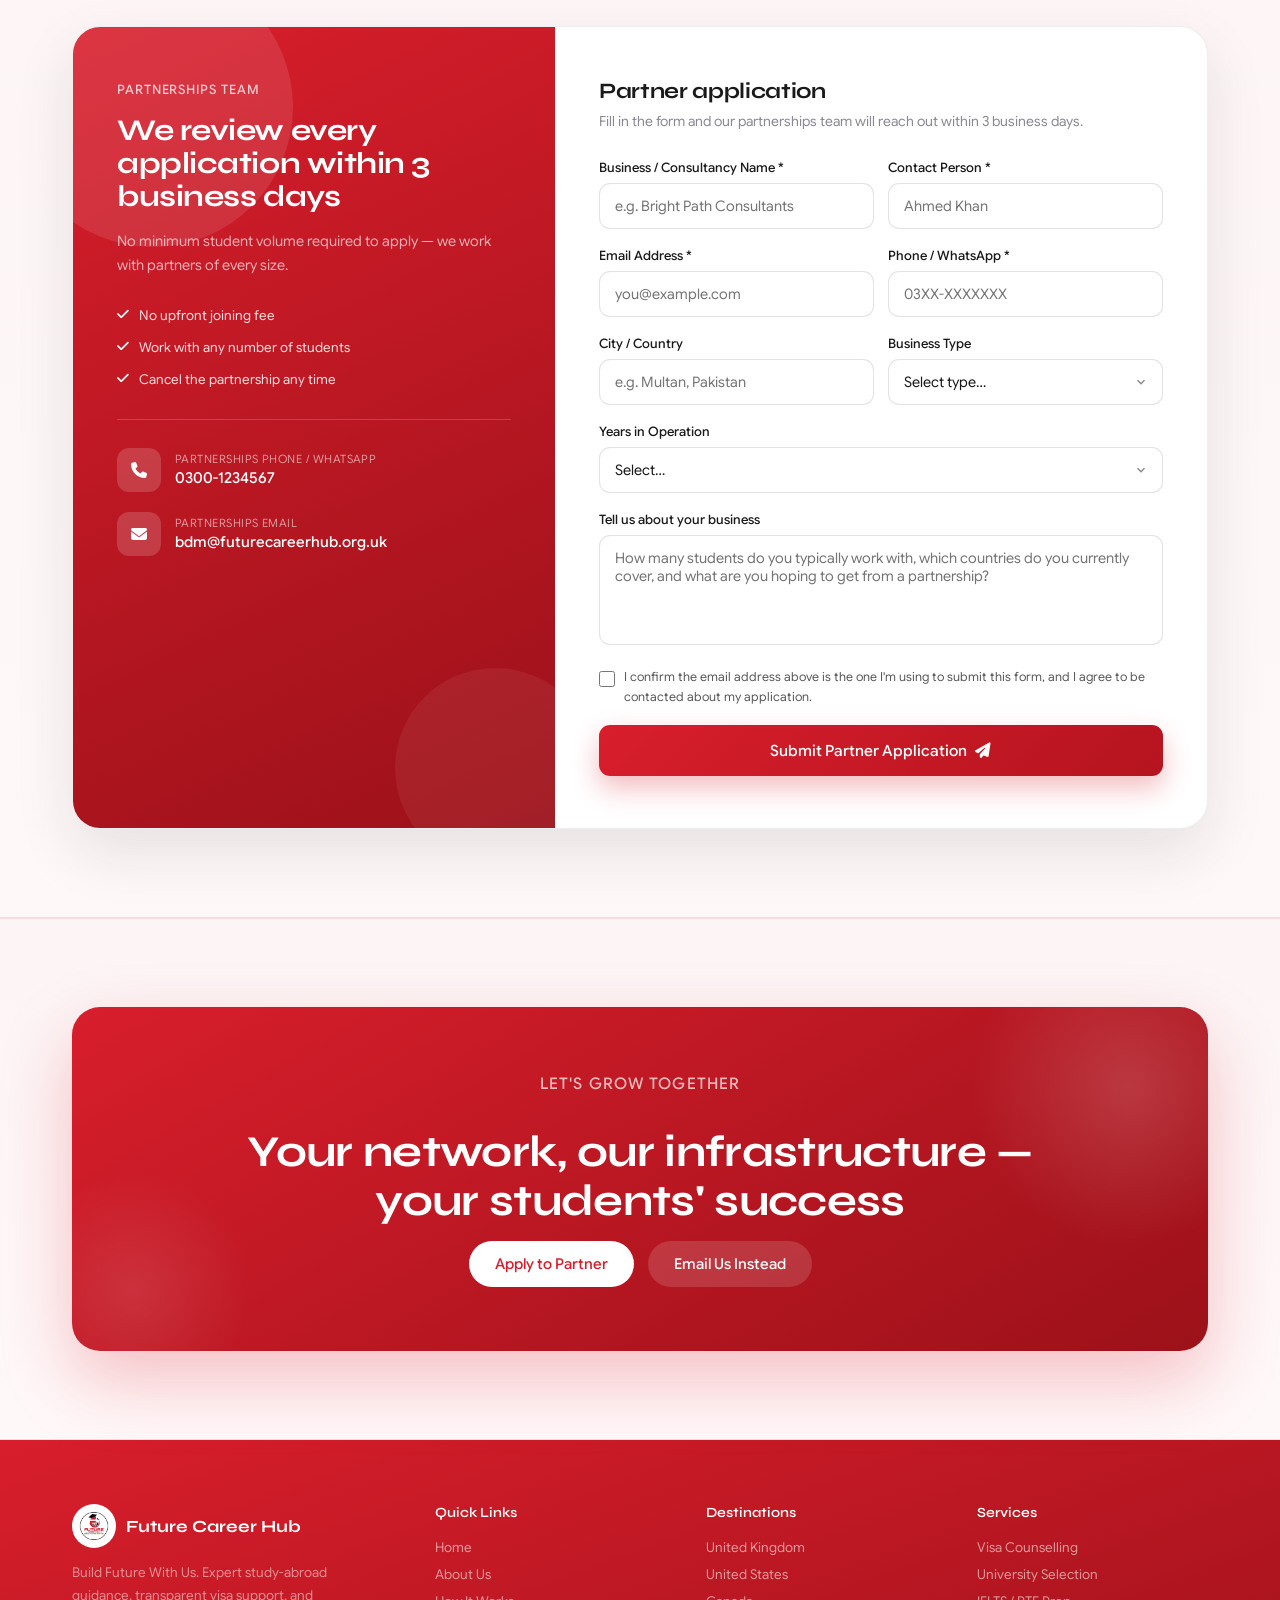
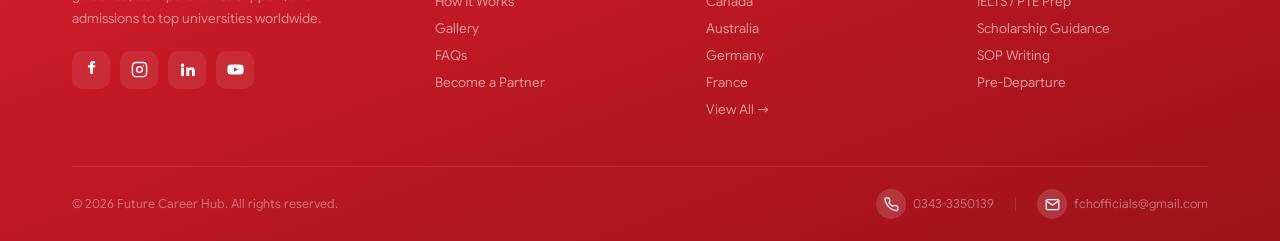
<file: partner.html>
<!DOCTYPE html>
<html lang="en">
<head>
  <meta charset="UTF-8" />
  <meta name="viewport" content="width=device-width, initial-scale=1.0" />
  <title>Become a Partner — Business & Referral Partnerships | Future Career Hub</title>
  <meta name="description" content="Run a small consultancy, study centre or work as an independent education agent? Partner with Future Career Hub and give your students access to 12+ countries and verified university admissions." />
  <meta name="keywords" content="become a partner study abroad, education agent partnership Pakistan, study abroad referral partner, consultancy partnership Future Career Hub, sub-agent study abroad Pakistan" />
  <meta property="og:type" content="website" />
  <meta property="og:title" content="Become a Partner — Future Career Hub" />
  <meta property="og:description" content="Partner with Future Career Hub — expand your reach to 12+ countries and top universities without building the network yourself." />
  <meta property="og:image" content="assets/fch-logo.png" />
  <link rel="icon" type="image/png" sizes="192x192" href="assets/android-chrome-192x192.png" />
  <link rel="icon" type="image/png" sizes="512x512" href="assets/android-chrome-512x512.png" />
  <link rel="apple-touch-icon" href="assets/android-chrome-192x192.png" />
  <link rel="stylesheet" href="css/style.css" />
  <style>
    body { background:linear-gradient(180deg,#fff 0%,#F5F6FA 100%); }

    /* ── WHO IT'S FOR ── */
    .fit-card { background:#fff; border:1px solid rgba(26,26,26,.07); border-radius:20px; padding:30px; box-shadow:0 1px 2px rgba(26,26,26,.04); transition:transform .25s,box-shadow .25s; }
    .fit-card:hover { transform:translateY(-6px); box-shadow:0 18px 40px rgba(216,30,44,.14); }
    .fit-icon { width:54px; height:54px; border-radius:14px; background:linear-gradient(135deg,#D81E2C,#a01420); color:#fff; display:flex; align-items:center; justify-content:center; font-size:22px; margin-bottom:18px; box-shadow:0 10px 24px rgba(216,30,44,.3); }

    /* ── BENEFITS ── */
    .benefit-card { background:#fff; border:1px solid rgba(26,26,26,.07); border-radius:18px; padding:26px; box-shadow:0 1px 2px rgba(26,26,26,.04); }
    .benefit-icon { width:46px; height:46px; border-radius:12px; background:#FDEAEC; color:#D81E2C; display:flex; align-items:center; justify-content:center; font-size:19px; margin-bottom:16px; }

    /* ── HOW IT WORKS ── */
    .partner-steps { display:flex; flex-direction:column; gap:0; }
    .partner-step { display:flex; gap:20px; padding:22px 0; border-bottom:1px solid rgba(26,26,26,.07); }
    .partner-step:last-child { border-bottom:none; }
    .partner-step-num { flex-shrink:0; width:46px; height:46px; border-radius:50%; background:#FDEAEC; color:#D81E2C; display:flex; align-items:center; justify-content:center; font-family:'Syne',sans-serif; font-weight:700; font-size:17px; }

    /* ── APPLICATION FORM ── */
    .partner-grid { display:grid; grid-template-columns:.85fr 1.15fr; gap:0; background:#fff; border:1px solid rgba(26,26,26,.07); border-radius:28px; overflow:hidden; box-shadow:0 24px 60px rgba(26,26,26,.10); }
    .partner-left { background:linear-gradient(155deg,#D81E2C 0%,#9c1119 100%); padding:52px 44px; position:relative; overflow:hidden; }
    .partner-left::before { content:''; position:absolute; top:-60px; left:-60px; width:280px; height:280px; border-radius:50%; background:rgba(255,255,255,.10); }
    .partner-left::after  { content:''; position:absolute; bottom:-40px; right:-40px; width:200px; height:200px; border-radius:50%; background:rgba(255,255,255,.06); }
    .partner-left-inner   { position:relative; z-index:2; }
    .partner-info-row { display:flex; align-items:center; gap:14px; margin-bottom:20px; }
    .partner-info-icon { width:44px; height:44px; border-radius:12px; background:rgba(255,255,255,.16); color:#fff; display:flex; align-items:center; justify-content:center; flex-shrink:0; }
    .partner-info-label { font-size:11.5px; color:rgba(255,255,255,.55); margin-bottom:3px; letter-spacing:.04em; text-transform:uppercase; }
    .partner-info-value { font-size:15px; font-weight:500; color:#fff; }
    .partner-perk { display:flex; align-items:flex-start; gap:10px; font-size:13.5px; color:rgba(255,255,255,.85); line-height:1.5; margin-bottom:12px; }
    .partner-perk i { color:#fff; margin-top:2px; flex-shrink:0; }

    .partner-right { padding:52px 44px; }
    .form-group { margin-bottom:18px; }
    .form-label { display:block; font-size:13px; font-weight:500; color:#1A1A1A; margin-bottom:7px; }
    .form-input { width:100%; padding:13px 15px; border:1.5px solid rgba(26,26,26,.12); border-radius:11px; font-family:'Google Sans Flex',sans-serif; font-size:14.5px; color:#1A1A1A; outline:none; transition:border-color .2s; background:#fff; box-sizing:border-box; }
    .form-input:focus { border-color:#D81E2C; box-shadow:0 0 0 3px rgba(216,30,44,.08); }
    .form-row { display:grid; grid-template-columns:1fr 1fr; gap:14px; }
    .form-select { appearance:none; background-image:url("data:image/svg+xml,%3Csvg xmlns='http://www.w3.org/2000/svg' width='14' height='14' viewBox='0 0 24 24' fill='none' stroke='%238A8A95' stroke-width='2.4'%3E%3Cpath d='m6 9 6 6 6-6'/%3E%3C/svg%3E"); background-repeat:no-repeat; background-position:right 14px center; padding-right:40px; }
    .submit-btn { width:100%; background:linear-gradient(135deg,#D81E2C,#b5141f); color:#fff; font-family:'Google Sans Flex',sans-serif; font-size:15.5px; font-weight:500; border:none; border-radius:11px; padding:16px; cursor:pointer; display:flex; align-items:center; justify-content:center; gap:8px; transition:transform .2s,box-shadow .2s; box-shadow:0 12px 28px rgba(216,30,44,.3); }
    .submit-btn:hover { transform:translateY(-2px); box-shadow:0 16px 36px rgba(216,30,44,.4); }
    .success-box { display:none; flex-direction:column; align-items:center; justify-content:center; text-align:center; min-height:400px; }

    /* ── RESPONSIVE ── */
    @media(max-width:1024px) {
      .partner-grid { grid-template-columns:1fr; }
      .partner-left, .partner-right { padding:40px 32px; }
    }
    @media(max-width:900px) {
      .partner-grid { grid-template-columns:1fr; }
      .partner-left, .partner-right { padding:36px 28px; }
    }
    @media(max-width:768px) {
      .partner-step { gap:14px; }
      .fit-card, .benefit-card { padding:22px; }
    }
    @media(max-width:600px) {
      .form-row { grid-template-columns:1fr; }
      .partner-left, .partner-right { padding:28px 18px; }
    }
  </style>
<script src="js/main.js?v=2" defer></script>
</head>
<body data-page="partner" data-root="root">
<div id="header-slot"></div>

<!-- HERO -->
<section class="page-hero">
  <div class="page-hero-bg"></div>
  <div class="page-hero-blob"></div>
  <div class="container page-hero-grid">
    <div>
      <p class="eyebrow">Become a Partner</p>
      <h1>Your students deserve<br/><span style="color:#D81E2C;">12+ countries.</span> Not 2.</h1>
      <p class="lead" style="margin:16px 0 28px;">Run a small consultancy, work as an independent education agent, or teach IELTS/PTE but can't offer every destination or university on your own? Partner with Future Career Hub — we bring the university network, visa expertise and back-office support, you bring the students.</p>
      <div style="display:flex;flex-wrap:wrap;gap:14px;">
        <a href="#apply" class="btn btn-primary">Apply to Partner
          <svg width="15" height="15" viewBox="0 0 24 24" fill="none" stroke="currentColor" stroke-width="2.2" stroke-linecap="round" stroke-linejoin="round"><path d="M5 12h14M12 5l7 7-7 7"/></svg>
        </a>
        <a href="#benefits" class="btn btn-outline">See Partner Benefits</a>
      </div>
    </div>
    <div class="hero-visual">
      <div style="position:relative;width:100%;max-width:380px;height:340px;">
        <div style="position:absolute;top:0;left:8%;width:210px;background:#fff;border:1px solid rgba(26,26,26,.07);border-radius:18px;padding:22px;box-shadow:0 18px 40px rgba(26,26,26,.1);animation:heroFloat 5s ease-in-out infinite;">
          <span style="display:flex;width:46px;height:46px;border-radius:13px;background:linear-gradient(135deg,#D81E2C,#a01420);align-items:center;justify-content:center;margin-bottom:14px;">
            <i class="fa-solid fa-handshake" style="color:#fff;font-size:19px;"></i>
          </span>
          <div style="font-family:'Syne',sans-serif;font-weight:600;font-size:14.5px;color:#1A1A1A;">Commission on Referrals</div>
        </div>
        <div style="position:absolute;top:100px;right:2%;width:200px;background:#fff;border:1px solid rgba(26,26,26,.07);border-radius:18px;padding:22px;box-shadow:0 18px 40px rgba(26,26,26,.1);animation:heroFloat2 6s ease-in-out infinite;">
          <span style="display:flex;width:46px;height:46px;border-radius:13px;background:linear-gradient(135deg,#1A1A1A,#3a3a3a);align-items:center;justify-content:center;margin-bottom:14px;">
            <i class="fa-solid fa-earth-americas" style="color:#fff;font-size:19px;"></i>
          </span>
          <div style="font-family:'Syne',sans-serif;font-weight:600;font-size:14.5px;color:#1A1A1A;">12+ Country Network</div>
        </div>
        <div style="position:absolute;bottom:0;left:0;width:200px;background:#fff;border:1px solid rgba(26,26,26,.07);border-radius:18px;padding:22px;box-shadow:0 18px 40px rgba(26,26,26,.1);animation:heroFloat 6.5s ease-in-out infinite;">
          <span style="display:flex;width:46px;height:46px;border-radius:13px;background:linear-gradient(135deg,#D81E2C,#a01420);align-items:center;justify-content:center;margin-bottom:14px;">
            <i class="fa-solid fa-user-tie" style="color:#fff;font-size:19px;"></i>
          </span>
          <div style="font-family:'Syne',sans-serif;font-weight:600;font-size:14.5px;color:#1A1A1A;">Dedicated Partner Manager</div>
        </div>
      </div>
    </div>
  </div>
</section>

<!-- STATS -->
<section style="background:#fff;border-top:1px solid rgba(26,26,26,.06);border-bottom:1px solid rgba(26,26,26,.06);">
  <div class="container">
    <div class="stats-bar">
      <div class="stat-item reveal"><div class="stat-number" data-counter="10" data-suffix="+">0</div><div class="stat-label">Years of Experience</div></div>
      <div class="stat-item reveal"><div class="stat-number" data-counter="12" data-suffix="+">0</div><div class="stat-label">Countries Covered</div></div>
      <div class="stat-item reveal"><div class="stat-number" data-counter="98" data-suffix="%">0</div><div class="stat-label">Visa Success Rate</div></div>
      <div class="stat-item reveal"><div class="stat-number" data-counter="5000" data-suffix="+">0</div><div class="stat-label">Students Placed</div></div>
    </div>
  </div>
</section>

<!-- WHO THIS IS FOR -->
<section class="section">
  <div class="container">
    <div class="section-header reveal">
      <p class="eyebrow">Is This You?</p>
      <h2 style="margin:14px 0 14px;">Built for the agents big platforms overlook</h2>
      <p class="lead">You don't need a huge team or offices in every country to offer your students a world of options. That's what we're here for.</p>
    </div>
    <div class="grid-3 reveal">
      <div class="fit-card">
        <div class="fit-icon"><i class="fa-solid fa-store"></i></div>
        <h3 style="margin-bottom:8px;">Small Consultancy Owners</h3>
        <p style="font-size:14px;line-height:1.65;color:#5A5A5A;">Already advising students but limited to 2–3 countries or a handful of university tie-ups? Plug into our network instead of building one from scratch.</p>
      </div>
      <div class="fit-card">
        <div class="fit-icon"><i class="fa-solid fa-user"></i></div>
        <h3 style="margin-bottom:8px;">Independent Education Agents</h3>
        <p style="font-size:14px;line-height:1.65;color:#5A5A5A;">Working solo out of a small office or from home? Get access to admissions, visa processing and marketing support without hiring a team.</p>
      </div>
      <div class="fit-card">
        <div class="fit-icon"><i class="fa-solid fa-chalkboard-user"></i></div>
        <h3 style="margin-bottom:8px;">IELTS / PTE &amp; Study Centres</h3>
        <p style="font-size:14px;line-height:1.65;color:#5A5A5A;">Already teaching test prep? Turn your students into successful applicants by referring them for admissions and visa support — and earn on every enrolment.</p>
      </div>
    </div>
  </div>
</section>

<!-- BENEFITS -->
<section class="section bg-pink" id="benefits">
  <div class="container">
    <div class="section-header reveal">
      <p class="eyebrow">Why Partner With Us</p>
      <h2 style="margin:14px 0 14px;">Everything a bigger agency has. Without becoming one.</h2>
    </div>
    <div class="grid-3 reveal">
      <div class="benefit-card">
        <div class="benefit-icon"><i class="fa-solid fa-sack-dollar"></i></div>
        <h3 style="margin-bottom:8px;">Referral Commission</h3>
        <p style="font-size:13.5px;line-height:1.6;color:#8A8A95;">Earn a transparent commission for every student you refer who enrols through our network.</p>
      </div>
      <div class="benefit-card">
        <div class="benefit-icon"><i class="fa-solid fa-globe"></i></div>
        <h3 style="margin-bottom:8px;">12+ Country Access</h3>
        <p style="font-size:13.5px;line-height:1.6;color:#8A8A95;">Offer the UK, USA, Canada, Australia, Europe and more — without building those relationships yourself.</p>
      </div>
      <div class="benefit-card">
        <div class="benefit-icon"><i class="fa-solid fa-user-tie"></i></div>
        <h3 style="margin-bottom:8px;">Dedicated Partner Manager</h3>
        <p style="font-size:13.5px;line-height:1.6;color:#8A8A95;">A single point of contact who supports your files from application to visa decision.</p>
      </div>
      <div class="benefit-card">
        <div class="benefit-icon"><i class="fa-solid fa-chart-line"></i></div>
        <h3 style="margin-bottom:8px;">Case Tracking</h3>
        <p style="font-size:13.5px;line-height:1.6;color:#8A8A95;">Follow every referred student's status — from application to admission to visa outcome.</p>
      </div>
      <div class="benefit-card">
        <div class="benefit-icon"><i class="fa-solid fa-bullhorn"></i></div>
        <h3 style="margin-bottom:8px;">Co-Branded Marketing</h3>
        <p style="font-size:13.5px;line-height:1.6;color:#8A8A95;">Ready-made brochures, banners and social content you can put your own name on.</p>
      </div>
      <div class="benefit-card">
        <div class="benefit-icon"><i class="fa-solid fa-graduation-cap"></i></div>
        <h3 style="margin-bottom:8px;">Free Onboarding &amp; Training</h3>
        <p style="font-size:13.5px;line-height:1.6;color:#8A8A95;">We train your team on our process, documentation standards and visa requirements — at no cost.</p>
      </div>
    </div>
  </div>
</section>

<!-- HOW IT WORKS -->
<section class="section">
  <div class="container">
    <div class="grid-2-3 reveal">
      <div>
        <p class="eyebrow">How It Works</p>
        <h2 style="margin:14px 0 16px;">From application to your first referral</h2>
        <p style="font-size:15px;line-height:1.75;color:#5A5A5A;">No long contracts, no upfront fees to join — just a straightforward process to get your students access to our full network.</p>
      </div>
      <div class="partner-steps">
        <div class="partner-step">
          <div class="partner-step-num">1</div>
          <div><strong style="color:#1A1A1A;font-size:15.5px;font-family:'Syne',sans-serif;">Apply</strong><p style="font-size:14px;color:#5A5A5A;margin-top:4px;">Fill in the partner application form below — takes less than 3 minutes.</p></div>
        </div>
        <div class="partner-step">
          <div class="partner-step-num">2</div>
          <div><strong style="color:#1A1A1A;font-size:15.5px;font-family:'Syne',sans-serif;">Discovery Call</strong><p style="font-size:14px;color:#5A5A5A;margin-top:4px;">Our partnerships team reviews your profile and discusses the right fit for your business.</p></div>
        </div>
        <div class="partner-step">
          <div class="partner-step-num">3</div>
          <div><strong style="color:#1A1A1A;font-size:15.5px;font-family:'Syne',sans-serif;">Onboarding &amp; Training</strong><p style="font-size:14px;color:#5A5A5A;margin-top:4px;">Sign the partnership agreement, get access to our systems and marketing materials.</p></div>
        </div>
        <div class="partner-step">
          <div class="partner-step-num">4</div>
          <div><strong style="color:#1A1A1A;font-size:15.5px;font-family:'Syne',sans-serif;">Refer &amp; Earn</strong><p style="font-size:14px;color:#5A5A5A;margin-top:4px;">Start referring students, track their progress, and earn commission on successful enrolments.</p></div>
        </div>
      </div>
    </div>
  </div>
</section>

<!-- APPLICATION FORM -->
<section class="section bg-pink" id="apply">
  <div class="container">
    <div class="section-header reveal">
      <p class="eyebrow">Apply Now</p>
      <h2 style="margin:14px 0 14px;">Tell us about your business</h2>
    </div>
    <div class="partner-grid reveal">

      <!-- LEFT — INFO -->
      <div class="partner-left">
        <div class="partner-left-inner">
          <p class="eyebrow" style="color:rgba(255,255,255,.75);">Partnerships Team</p>
          <h2 style="color:#fff;margin:12px 0 16px;font-size:clamp(22px,3vw,30px);">We review every application within 3 business days</h2>
          <p style="font-size:14.5px;color:rgba(255,255,255,.65);line-height:1.7;margin-bottom:28px;">No minimum student volume required to apply — we work with partners of every size.</p>

          <div class="partner-perk"><i class="fa-solid fa-check"></i> No upfront joining fee</div>
          <div class="partner-perk"><i class="fa-solid fa-check"></i> Work with any number of students</div>
          <div class="partner-perk"><i class="fa-solid fa-check"></i> Cancel the partnership any time</div>

          <div style="margin-top:28px;padding-top:28px;border-top:1px solid rgba(255,255,255,.18);">
            <div class="partner-info-row">
              <div class="partner-info-icon"><i class="fa-solid fa-phone"></i></div>
              <div>
                <div class="partner-info-label">Partnerships Phone / WhatsApp</div>
                <div class="partner-info-value">0300-1234567</div>
              </div>
            </div>
            <div class="partner-info-row" style="margin-bottom:0;">
              <div class="partner-info-icon"><i class="fa-solid fa-envelope"></i></div>
              <div>
                <div class="partner-info-label">Partnerships Email</div>
                <div class="partner-info-value">bdm@futurecareerhub.org.uk</div>
              </div>
            </div>
          </div>
        </div>
      </div>

      <!-- RIGHT — FORM -->
      <div class="partner-right">
        <div id="form-wrap">
          <h3 style="font-family:'Syne',sans-serif;font-size:22px;font-weight:700;margin-bottom:6px;">Partner application</h3>
          <p style="font-size:14px;color:#8A8A95;margin-bottom:26px;">Fill in the form and our partnerships team will reach out within 3 business days.</p>

          <form id="partner-form" onsubmit="handlePartnerSubmit(event)">
            <input type="hidden" name="formType" value="partner" />
            <div class="form-row">
              <div class="form-group">
                <label class="form-label">Business / Consultancy Name *</label>
                <input class="form-input" type="text" name="businessName" placeholder="e.g. Bright Path Consultants" required />
              </div>
              <div class="form-group">
                <label class="form-label">Contact Person *</label>
                <input class="form-input" type="text" name="contactName" placeholder="Ahmed Khan" required />
              </div>
            </div>

            <div class="form-row">
              <div class="form-group">
                <label class="form-label">Email Address *</label>
                <input class="form-input" type="email" name="email" placeholder="you@example.com" required />
              </div>
              <div class="form-group">
                <label class="form-label">Phone / WhatsApp *</label>
                <input class="form-input" type="tel" name="phone" placeholder="03XX-XXXXXXX" required />
              </div>
            </div>

            <div class="form-row">
              <div class="form-group">
                <label class="form-label">City / Country</label>
                <input class="form-input" type="text" name="location" placeholder="e.g. Multan, Pakistan" />
              </div>
              <div class="form-group">
                <label class="form-label">Business Type</label>
                <select class="form-input form-select" name="businessType">
                  <option value="">Select type…</option>
                  <option>Small Consultancy</option>
                  <option>Independent Education Agent</option>
                  <option>IELTS / PTE Study Centre</option>
                  <option>Other</option>
                </select>
              </div>
            </div>

            <div class="form-group">
              <label class="form-label">Years in Operation</label>
              <select class="form-input form-select" name="yearsOperating">
                <option value="">Select…</option>
                <option>Just starting out</option>
                <option>Less than 1 year</option>
                <option>1–3 years</option>
                <option>3–5 years</option>
                <option>5+ years</option>
              </select>
            </div>

            <div class="form-group">
              <label class="form-label">Tell us about your business</label>
              <textarea class="form-input" name="message" rows="4" placeholder="How many students do you typically work with, which countries do you currently cover, and what are you hoping to get from a partnership?" style="resize:none;height:110px;"></textarea>
            </div>

            <label style="display:flex;align-items:flex-start;gap:9px;margin-bottom:18px;cursor:pointer;">
              <input type="checkbox" id="email-confirm" required style="margin-top:3px;width:16px;height:16px;accent-color:#D81E2C;flex-shrink:0;cursor:pointer;" />
              <span style="font-size:12.5px;color:#5A5A5A;line-height:1.55;">I confirm the email address above is the one I'm using to submit this form, and I agree to be contacted about my application.</span>
            </label>

            <div id="partner-form-error" style="display:none;color:#D81E2C;font-size:13.5px;margin-bottom:14px;"></div>

            <button type="submit" class="submit-btn" id="partner-submit-btn">
              Submit Partner Application
              <i class="fa-solid fa-paper-plane"></i>
            </button>
          </form>
        </div>

        <div class="success-box" id="partner-success-box">
          <div style="width:72px;height:72px;border-radius:50%;background:#FDEAEC;color:#D81E2C;display:flex;align-items:center;justify-content:center;margin:0 auto 20px;font-size:32px;">
            <i class="fa-solid fa-circle-check"></i>
          </div>
          <h3 style="font-family:'Syne',sans-serif;font-size:24px;font-weight:700;margin-bottom:10px;">Application Received!</h3>
          <p style="color:#5A5A5A;font-size:15px;max-width:340px;line-height:1.65;">Thank you for applying. Our partnerships team will review your details and get in touch within 3 business days.</p>
          <a href="https://wa.me/923001234567" class="btn btn-primary" style="margin-top:24px;">Chat on WhatsApp <i class="fa-brands fa-whatsapp" style="font-size:16px;"></i></a>
        </div>
      </div>

    </div>
  </div>
</section>

<!-- CTA -->
<section class="section bg-pink">
  <div class="container reveal">
    <div class="cta-banner">
      <p class="eyebrow" style="color:rgba(255,255,255,.7);">Let's grow together</p>
      <h2 style="color:#fff;margin:16px 0;">Your network, our infrastructure —<br/>your students' success</h2>
      <div style="display:flex;flex-wrap:wrap;gap:14px;justify-content:center;">
        <a href="#apply" class="btn" style="background:#fff;color:#D81E2C;">Apply to Partner</a>
        <a href="mailto:bdm@futurecareerhub.org.uk" class="btn" style="background:rgba(255,255,255,.14);color:#fff;">Email Us Instead</a>
      </div>
    </div>
  </div>
</section>

<div id="footer-slot"></div>

<script>
  function handlePartnerSubmit(e) {
    e.preventDefault();
    const form = document.getElementById('partner-form');
    const btn = document.getElementById('partner-submit-btn');
    const errBox = document.getElementById('partner-form-error');
    errBox.style.display = 'none';
    btn.disabled = true;
    btn.style.opacity = '0.7';

    fetch('send-mail.php', { method: 'POST', body: new FormData(form) })
      .then(res => res.json())
      .then(data => {
        if (data.ok) {
          document.getElementById('form-wrap').style.display = 'none';
          document.getElementById('partner-success-box').style.display = 'flex';
          FCH.toast("Application sent! We'll be in touch within 3 business days.");
        } else {
          throw new Error(data.error || 'Something went wrong');
        }
      })
      .catch(() => {
        errBox.textContent = "Couldn't send your application right now. Please WhatsApp us at 0300-1234567 or try again shortly.";
        errBox.style.display = 'block';
        FCH.toast("Couldn't send your application. Please try again.", 'error');
      })
      .finally(() => {
        btn.disabled = false;
        btn.style.opacity = '1';
      });
  }
</script>
</body>
</html>
</file>
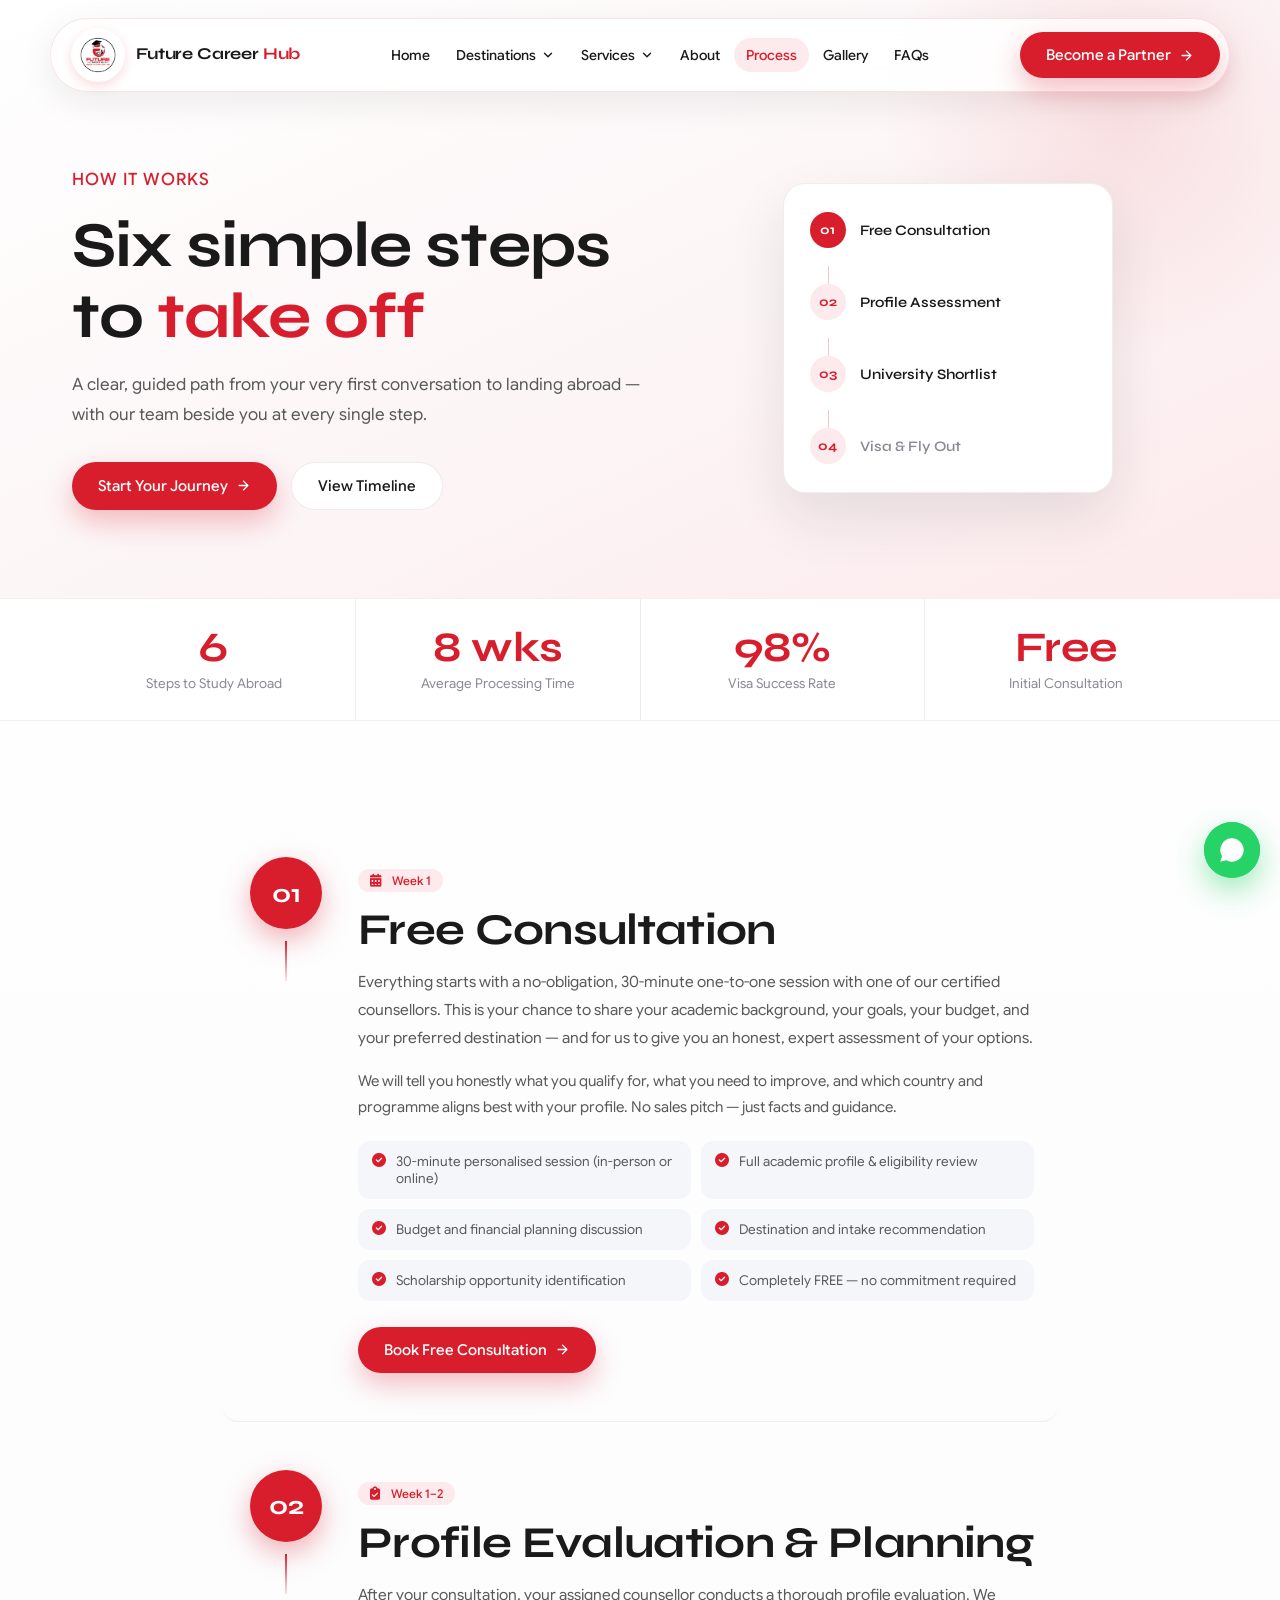
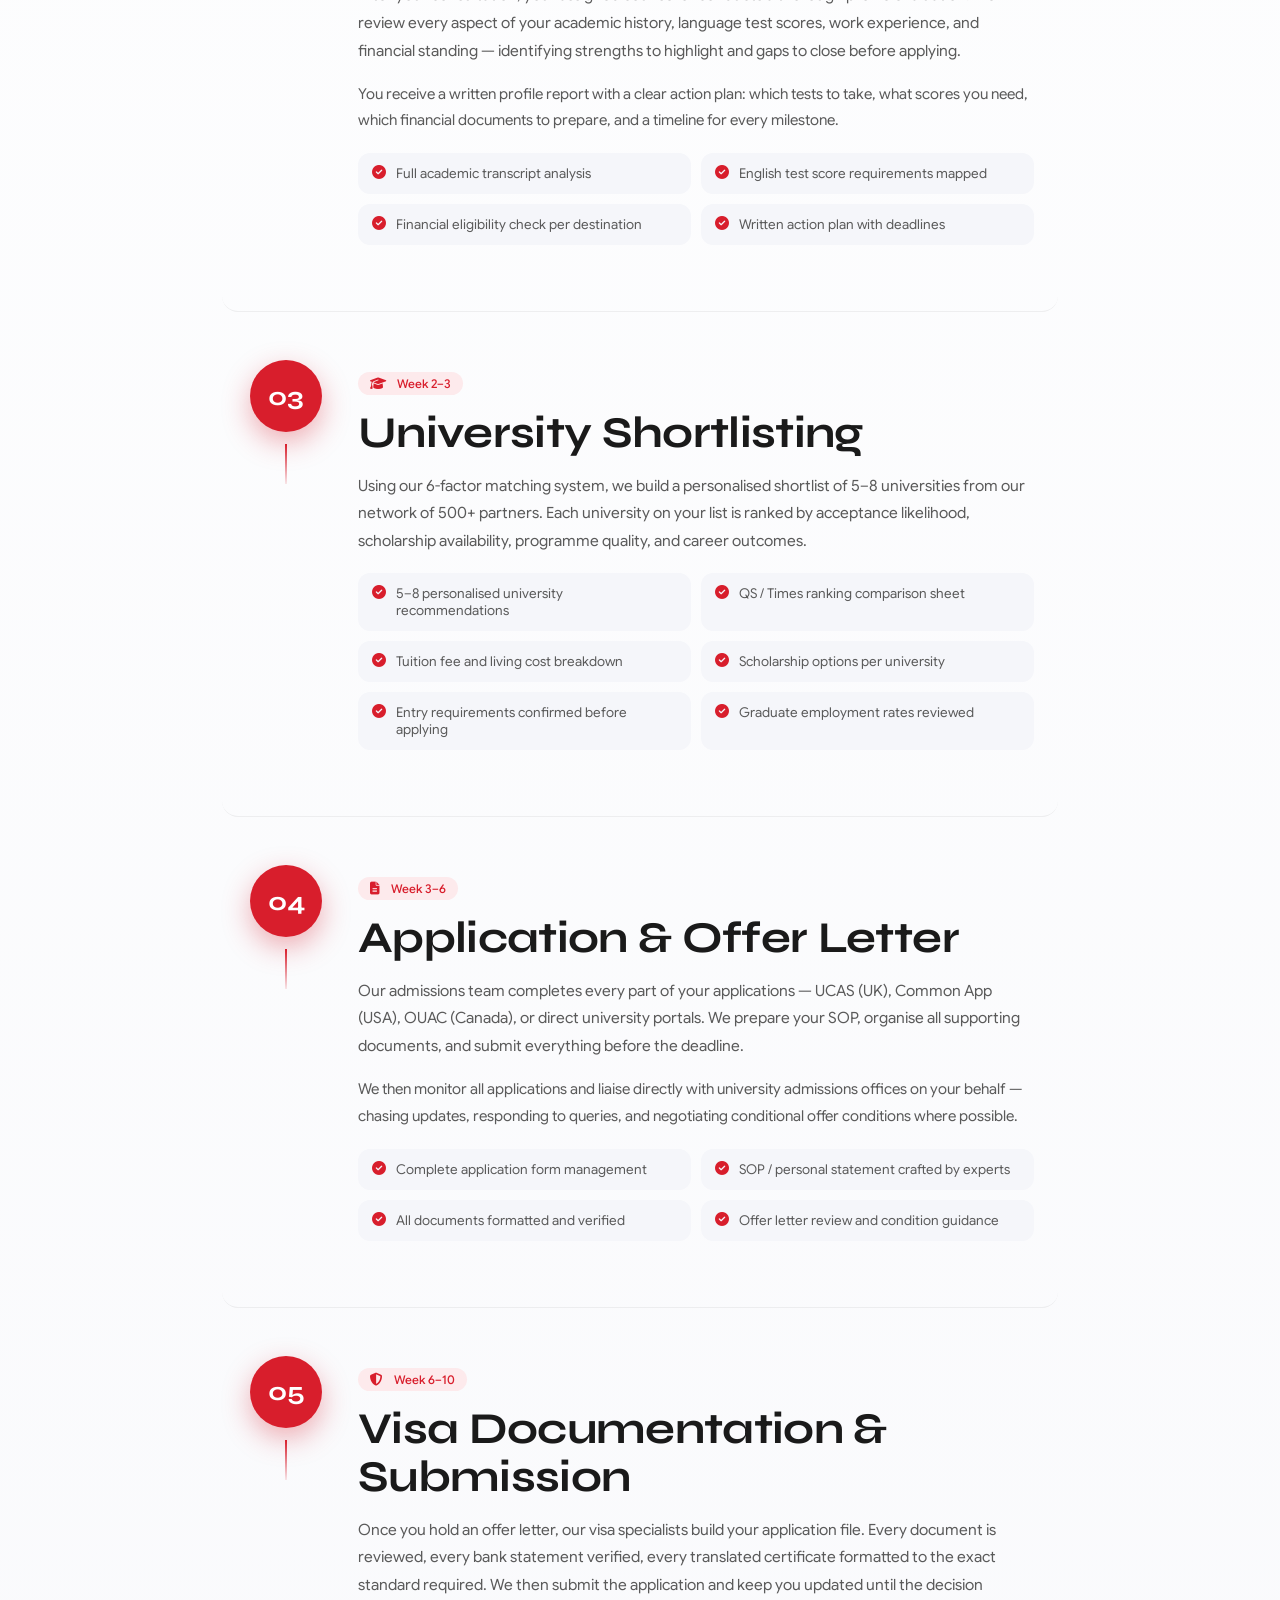
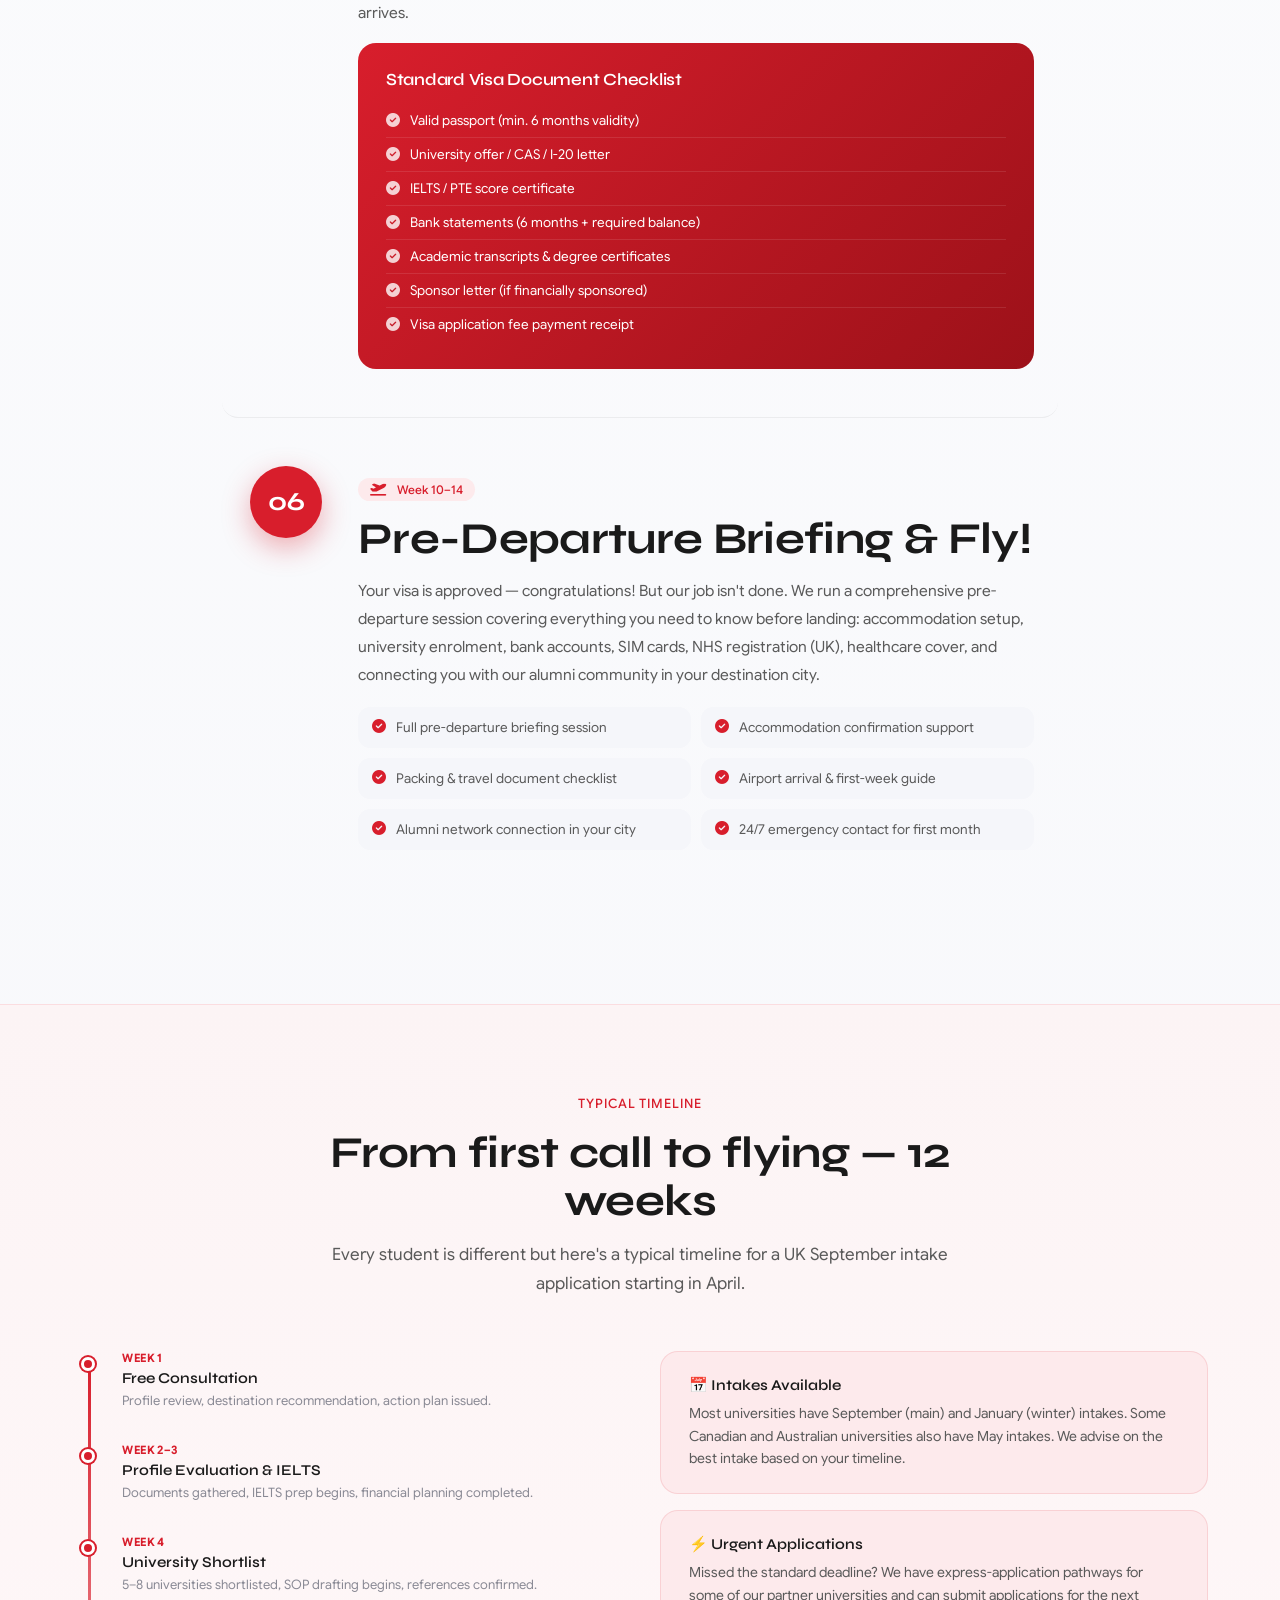
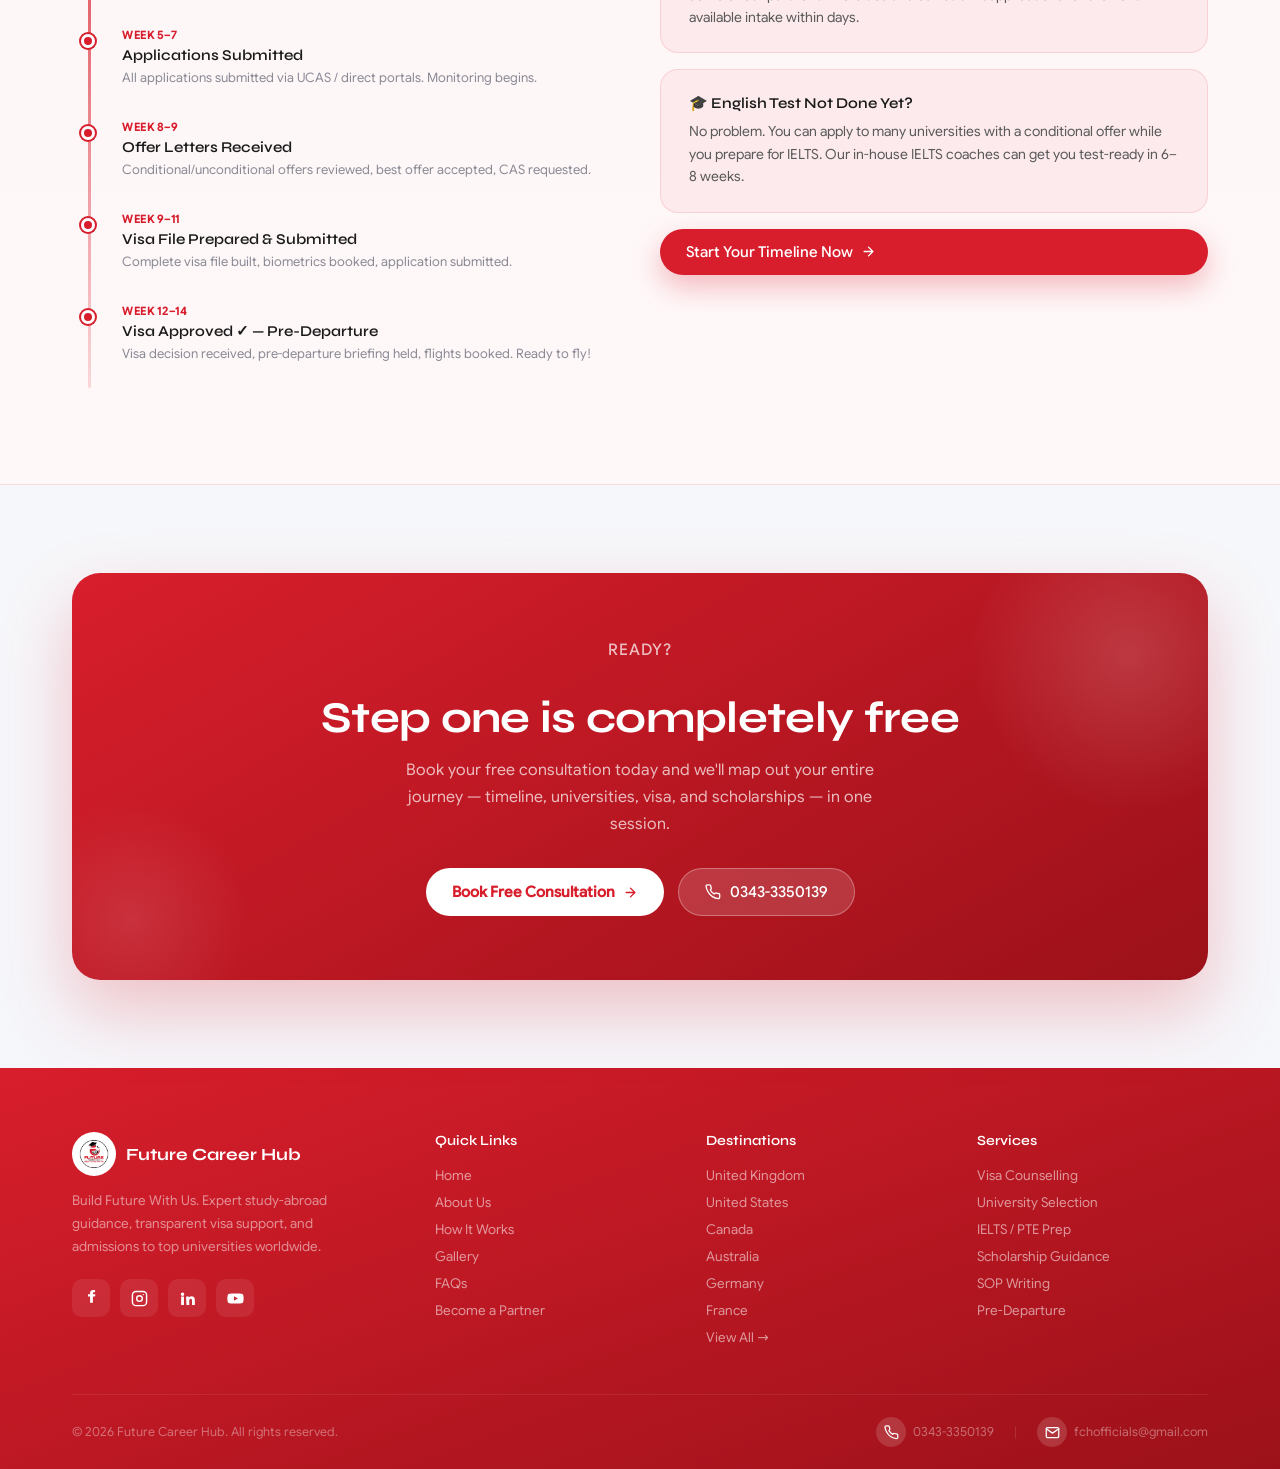
<file: process.html>
<!DOCTYPE html>
<html lang="en">
<head>
  <meta charset="UTF-8" />
  <meta name="viewport" content="width=device-width, initial-scale=1.0" />
  <title>How It Works — Study Abroad Process from Pakistan | Future Career Hub</title>
  <meta name="description" content="Our 6-step process takes students in Faisalabad and across Pakistan from free consultation to flying abroad. See exactly how Future Career Hub guides every student." />
  <meta name="keywords" content="study abroad process Pakistan, study visa process Faisalabad, how to study abroad from Pakistan" />
  <meta property="og:type" content="website" />
  <meta property="og:title" content="How It Works — Study Abroad Process from Pakistan | Future Career Hub" />
  <meta property="og:description" content="Our 6-step process takes students from free consultation to flying abroad." />
  <meta property="og:image" content="assets/fch-logo.png" />
  <link rel="icon" type="image/png" sizes="192x192" href="assets/android-chrome-192x192.png" />
  <link rel="icon" type="image/png" sizes="512x512" href="assets/android-chrome-512x512.png" />
  <link rel="apple-touch-icon" href="assets/android-chrome-192x192.png" />
  <link rel="stylesheet" href="css/style.css" />
  <style>
    body { background:linear-gradient(180deg,#fff 0%,#F5F6FA 100%); }
    .big-step { display:grid; grid-template-columns:80px 1fr; gap:32px; align-items:start; padding:48px 24px; border-bottom:1px solid rgba(26,26,26,.06); border-radius:16px; transition:background .25s, transform .25s; }
    .big-step:last-child { border-bottom:none; }
    .big-step:hover { background:#FAFAFB; transform:translateX(4px); }
    .step-detail { transition:background .2s, transform .2s; }
    .step-detail:hover { background:#FDEAEC; transform:translateY(-2px); }
    .step-num-col { display:flex; flex-direction:column; align-items:center; gap:0; }
    .step-num-circle { width:72px; height:72px; border-radius:50%; background:#D81E2C; color:#fff; display:flex; align-items:center; justify-content:center; font-family:'Syne',sans-serif; font-weight:700; font-size:26px; flex-shrink:0; box-shadow:0 10px 28px rgba(216,30,44,.35); }
    .step-line { width:2px; flex:1; min-height:40px; background:linear-gradient(to bottom,#D81E2C,rgba(216,30,44,.1)); margin-top:12px; }
    .step-content { padding-top:12px; }
    .step-tag { display:inline-flex; align-items:center; gap:7px; background:#FDEAEC; color:#D81E2C; font-size:12px; font-weight:500; padding:4px 12px; border-radius:999px; margin-bottom:14px; }
    .step-grid { display:grid; grid-template-columns:1fr 1fr; gap:10px; margin:18px 0; }
    .step-detail { display:flex; align-items:flex-start; gap:10px; background:#F5F6FA; border-radius:12px; padding:12px 14px; font-size:13.5px; color:#5A5A5A; }
    .step-detail svg { color:#D81E2C; flex-shrink:0; margin-top:1px; }
    .doc-box { background:linear-gradient(135deg,#D81E2C,#9c1119); border-radius:18px; padding:28px; color:#fff; }
    .doc-box h4 { font-family:'Syne',sans-serif; font-weight:600; font-size:17px; color:#fff; margin-bottom:14px; }
    .doc-item-w { display:flex; align-items:center; gap:10px; font-size:13.5px; padding:8px 0; border-bottom:1px solid rgba(255,255,255,.1); }
    .doc-item-w:last-child { border-bottom:none; }
    .doc-item-w svg { color:rgba(255,255,255,.7); flex-shrink:0; }
    .timeline-visual { position:relative; padding:0 0 0 50px; }
    .timeline-visual::before { content:''; position:absolute; left:16px; top:8px; bottom:8px; width:3px; background:linear-gradient(to bottom,#D81E2C,rgba(216,30,44,.15)); border-radius:3px; }
    .tv-item { position:relative; margin-bottom:32px; }
    .tv-dot { position:absolute; left:-41px; top:6px; width:14px; height:14px; border-radius:50%; background:#D81E2C; border:3px solid #fff; box-shadow:0 0 0 2px #D81E2C; }
    .tv-week { font-size:11px; font-weight:600; color:#D81E2C; letter-spacing:.06em; text-transform:uppercase; margin-bottom:4px; }
    .tv-title { font-family:'Syne',sans-serif; font-weight:600; font-size:15px; color:#1A1A1A; margin-bottom:4px; }
    .tv-desc { font-size:13px; color:#8A8A95; line-height:1.55; }
    @media(max-width:1024px){
      .big-step { gap:24px; padding:36px 0; }
      .step-num-circle { width:56px; height:56px; font-size:22px; }
      .timeline-visual { padding-left:36px; }
      .tv-dot { left:-27px; }
    }
    @media(max-width:768px){
      .big-step { grid-template-columns:1fr; gap:16px; padding:28px 0; }
      .step-num-col { flex-direction:row; align-items:center; gap:14px; }
      .step-line { display:none; }
      .step-grid { grid-template-columns:1fr; }
      .doc-box { padding:20px; }
      .timeline-visual { padding-left:28px; }
      .tv-dot { left:-19px; }
    }
    @media(max-width:480px){
      .big-step { padding:22px 0; }
      .step-num-circle { width:46px; height:46px; font-size:18px; }
      .step-detail { font-size:13px; padding:10px 12px; }
      .step-tag { font-size:11px; }
    }
  </style>
<script src="js/main.js?v=2" defer></script>
</head>
<body data-page="process" data-root="root">
<div id="header-slot"></div>

<!-- HERO -->
<section class="page-hero">
  <div class="page-hero-bg"></div>
  <div class="page-hero-blob"></div>
  <div class="container page-hero-grid">
    <div>
      <p class="eyebrow">How It Works</p>
      <h1>Six simple steps<br/>to <span style="color:#D81E2C;">take off</span></h1>
      <p class="lead" style="margin:16px 0 32px;">A clear, guided path from your very first conversation to landing abroad — with our team beside you at every single step.</p>
      <div style="display:flex;gap:14px;flex-wrap:wrap;">
        <a href="partner.html" class="btn btn-primary">Start Your Journey <svg width="15" height="15" viewBox="0 0 24 24" fill="none" stroke="currentColor" stroke-width="2.2" stroke-linecap="round" stroke-linejoin="round"><path d="M5 12h14M12 5l7 7-7 7"/></svg></a>
        <a href="#timeline" class="btn btn-outline">View Timeline</a>
      </div>
    </div>
    <div class="hero-visual">
      <div style="background:#fff;border:1px solid rgba(26,26,26,.07);border-radius:22px;padding:28px 26px;box-shadow:0 24px 56px rgba(26,26,26,.1);width:100%;max-width:330px;">
        <div style="display:flex;align-items:center;gap:14px;margin-bottom:18px;">
          <span style="flex-shrink:0;width:36px;height:36px;border-radius:50%;background:#D81E2C;color:#fff;font-family:'Syne',sans-serif;font-weight:700;font-size:13px;display:flex;align-items:center;justify-content:center;">01</span>
          <div style="font-family:'Syne',sans-serif;font-weight:600;font-size:14.5px;color:#1A1A1A;">Free Consultation</div>
        </div>
        <div style="margin-left:18px;width:1.5px;height:18px;background:rgba(216,30,44,.25);"></div>
        <div style="display:flex;align-items:center;gap:14px;margin-bottom:18px;">
          <span style="flex-shrink:0;width:36px;height:36px;border-radius:50%;background:#FDEAEC;color:#D81E2C;font-family:'Syne',sans-serif;font-weight:700;font-size:13px;display:flex;align-items:center;justify-content:center;">02</span>
          <div style="font-family:'Syne',sans-serif;font-weight:600;font-size:14.5px;color:#1A1A1A;">Profile Assessment</div>
        </div>
        <div style="margin-left:18px;width:1.5px;height:18px;background:rgba(216,30,44,.25);"></div>
        <div style="display:flex;align-items:center;gap:14px;margin-bottom:18px;">
          <span style="flex-shrink:0;width:36px;height:36px;border-radius:50%;background:#FDEAEC;color:#D81E2C;font-family:'Syne',sans-serif;font-weight:700;font-size:13px;display:flex;align-items:center;justify-content:center;">03</span>
          <div style="font-family:'Syne',sans-serif;font-weight:600;font-size:14.5px;color:#1A1A1A;">University Shortlist</div>
        </div>
        <div style="margin-left:18px;width:1.5px;height:18px;background:rgba(216,30,44,.25);"></div>
        <div style="display:flex;align-items:center;gap:14px;">
          <span style="flex-shrink:0;width:36px;height:36px;border-radius:50%;background:#FDEAEC;color:#D81E2C;font-family:'Syne',sans-serif;font-weight:700;font-size:13px;display:flex;align-items:center;justify-content:center;">04</span>
          <div style="font-family:'Syne',sans-serif;font-weight:600;font-size:14.5px;color:#8A8A95;">Visa &amp; Fly Out</div>
        </div>
      </div>
    </div>
  </div>
</section>

<!-- QUICK STATS -->
<section style="background:#fff;border-top:1px solid rgba(26,26,26,.06);border-bottom:1px solid rgba(26,26,26,.06);">
  <div class="container">
    <div class="stats-bar snap-x snap-sm">
      <div class="stat-item reveal"><div class="stat-number">6</div><div class="stat-label">Steps to Study Abroad</div></div>
      <div class="stat-item reveal"><div class="stat-number" data-counter="8" data-suffix=" wks">0</div><div class="stat-label">Average Processing Time</div></div>
      <div class="stat-item reveal"><div class="stat-number" data-counter="98" data-suffix="%">0</div><div class="stat-label">Visa Success Rate</div></div>
      <div class="stat-item reveal"><div class="stat-number">Free</div><div class="stat-label">Initial Consultation</div></div>
    </div>
  </div>
</section>

<!-- 6 DETAILED STEPS -->
<section class="section">
  <div class="container" style="max-width:900px;">

    <div class="big-step reveal">
      <div class="step-num-col">
        <div class="step-num-circle">01</div>
        <div class="step-line"></div>
      </div>
      <div class="step-content">
        <span class="step-tag"><i class="fa-solid fa-calendar-days" style="font-size:13px;margin-right:4px;"></i> Week 1</span>
        <h2 style="margin-bottom:14px;">Free Consultation</h2>
        <p style="font-size:15.5px;line-height:1.8;color:#5A5A5A;margin-bottom:16px;">Everything starts with a no-obligation, 30-minute one-to-one session with one of our certified counsellors. This is your chance to share your academic background, your goals, your budget, and your preferred destination — and for us to give you an honest, expert assessment of your options.</p>
        <p style="font-size:15px;line-height:1.75;color:#5A5A5A;margin-bottom:20px;">We will tell you honestly what you qualify for, what you need to improve, and which country and programme aligns best with your profile. No sales pitch — just facts and guidance.</p>
        <div class="step-grid">
          <div class="step-detail"><i class="fa-solid fa-circle-check" style="color:#D81E2C;font-size:14px;flex-shrink:0;"></i>30-minute personalised session (in-person or online)</div>
          <div class="step-detail"><i class="fa-solid fa-circle-check" style="color:#D81E2C;font-size:14px;flex-shrink:0;"></i>Full academic profile & eligibility review</div>
          <div class="step-detail"><i class="fa-solid fa-circle-check" style="color:#D81E2C;font-size:14px;flex-shrink:0;"></i>Budget and financial planning discussion</div>
          <div class="step-detail"><i class="fa-solid fa-circle-check" style="color:#D81E2C;font-size:14px;flex-shrink:0;"></i>Destination and intake recommendation</div>
          <div class="step-detail"><i class="fa-solid fa-circle-check" style="color:#D81E2C;font-size:14px;flex-shrink:0;"></i>Scholarship opportunity identification</div>
          <div class="step-detail"><i class="fa-solid fa-circle-check" style="color:#D81E2C;font-size:14px;flex-shrink:0;"></i>Completely FREE — no commitment required</div>
        </div>
        <a href="partner.html" class="btn btn-primary" style="margin-top:8px;">Book Free Consultation <svg width="15" height="15" viewBox="0 0 24 24" fill="none" stroke="currentColor" stroke-width="2.2" stroke-linecap="round" stroke-linejoin="round"><path d="M5 12h14M12 5l7 7-7 7"/></svg></a>
      </div>
    </div>

    <div class="big-step reveal">
      <div class="step-num-col">
        <div class="step-num-circle">02</div>
        <div class="step-line"></div>
      </div>
      <div class="step-content">
        <span class="step-tag"><i class="fa-solid fa-clipboard-check" style="font-size:13px;margin-right:4px;"></i> Week 1–2</span>
        <h2 style="margin-bottom:14px;">Profile Evaluation & Planning</h2>
        <p style="font-size:15.5px;line-height:1.8;color:#5A5A5A;margin-bottom:16px;">After your consultation, your assigned counsellor conducts a thorough profile evaluation. We review every aspect of your academic history, language test scores, work experience, and financial standing — identifying strengths to highlight and gaps to close before applying.</p>
        <p style="font-size:15px;line-height:1.75;color:#5A5A5A;margin-bottom:20px;">You receive a written profile report with a clear action plan: which tests to take, what scores you need, which financial documents to prepare, and a timeline for every milestone.</p>
        <div class="step-grid">
          <div class="step-detail"><i class="fa-solid fa-circle-check" style="color:#D81E2C;font-size:14px;flex-shrink:0;"></i>Full academic transcript analysis</div>
          <div class="step-detail"><i class="fa-solid fa-circle-check" style="color:#D81E2C;font-size:14px;flex-shrink:0;"></i>English test score requirements mapped</div>
          <div class="step-detail"><i class="fa-solid fa-circle-check" style="color:#D81E2C;font-size:14px;flex-shrink:0;"></i>Financial eligibility check per destination</div>
          <div class="step-detail"><i class="fa-solid fa-circle-check" style="color:#D81E2C;font-size:14px;flex-shrink:0;"></i>Written action plan with deadlines</div>
        </div>
      </div>
    </div>

    <div class="big-step reveal">
      <div class="step-num-col">
        <div class="step-num-circle">03</div>
        <div class="step-line"></div>
      </div>
      <div class="step-content">
        <span class="step-tag"><i class="fa-solid fa-graduation-cap" style="font-size:13px;margin-right:4px;"></i> Week 2–3</span>
        <h2 style="margin-bottom:14px;">University Shortlisting</h2>
        <p style="font-size:15.5px;line-height:1.8;color:#5A5A5A;margin-bottom:16px;">Using our 6-factor matching system, we build a personalised shortlist of 5–8 universities from our network of 500+ partners. Each university on your list is ranked by acceptance likelihood, scholarship availability, programme quality, and career outcomes.</p>
        <div class="step-grid">
          <div class="step-detail"><i class="fa-solid fa-circle-check" style="color:#D81E2C;font-size:14px;flex-shrink:0;"></i>5–8 personalised university recommendations</div>
          <div class="step-detail"><i class="fa-solid fa-circle-check" style="color:#D81E2C;font-size:14px;flex-shrink:0;"></i>QS / Times ranking comparison sheet</div>
          <div class="step-detail"><i class="fa-solid fa-circle-check" style="color:#D81E2C;font-size:14px;flex-shrink:0;"></i>Tuition fee and living cost breakdown</div>
          <div class="step-detail"><i class="fa-solid fa-circle-check" style="color:#D81E2C;font-size:14px;flex-shrink:0;"></i>Scholarship options per university</div>
          <div class="step-detail"><i class="fa-solid fa-circle-check" style="color:#D81E2C;font-size:14px;flex-shrink:0;"></i>Entry requirements confirmed before applying</div>
          <div class="step-detail"><i class="fa-solid fa-circle-check" style="color:#D81E2C;font-size:14px;flex-shrink:0;"></i>Graduate employment rates reviewed</div>
        </div>
      </div>
    </div>

    <div class="big-step reveal">
      <div class="step-num-col">
        <div class="step-num-circle">04</div>
        <div class="step-line"></div>
      </div>
      <div class="step-content">
        <span class="step-tag"><i class="fa-solid fa-file-lines" style="font-size:13px;margin-right:4px;"></i> Week 3–6</span>
        <h2 style="margin-bottom:14px;">Application & Offer Letter</h2>
        <p style="font-size:15.5px;line-height:1.8;color:#5A5A5A;margin-bottom:16px;">Our admissions team completes every part of your applications — UCAS (UK), Common App (USA), OUAC (Canada), or direct university portals. We prepare your SOP, organise all supporting documents, and submit everything before the deadline.</p>
        <p style="font-size:15px;line-height:1.75;color:#5A5A5A;margin-bottom:20px;">We then monitor all applications and liaise directly with university admissions offices on your behalf — chasing updates, responding to queries, and negotiating conditional offer conditions where possible.</p>
        <div class="step-grid">
          <div class="step-detail"><i class="fa-solid fa-circle-check" style="color:#D81E2C;font-size:14px;flex-shrink:0;"></i>Complete application form management</div>
          <div class="step-detail"><i class="fa-solid fa-circle-check" style="color:#D81E2C;font-size:14px;flex-shrink:0;"></i>SOP / personal statement crafted by experts</div>
          <div class="step-detail"><i class="fa-solid fa-circle-check" style="color:#D81E2C;font-size:14px;flex-shrink:0;"></i>All documents formatted and verified</div>
          <div class="step-detail"><i class="fa-solid fa-circle-check" style="color:#D81E2C;font-size:14px;flex-shrink:0;"></i>Offer letter review and condition guidance</div>
        </div>
      </div>
    </div>

    <div class="big-step reveal">
      <div class="step-num-col">
        <div class="step-num-circle">05</div>
        <div class="step-line"></div>
      </div>
      <div class="step-content">
        <span class="step-tag"><i class="fa-solid fa-shield-halved" style="font-size:13px;margin-right:4px;"></i> Week 6–10</span>
        <h2 style="margin-bottom:14px;">Visa Documentation & Submission</h2>
        <p style="font-size:15.5px;line-height:1.8;color:#5A5A5A;margin-bottom:16px;">Once you hold an offer letter, our visa specialists build your application file. Every document is reviewed, every bank statement verified, every translated certificate formatted to the exact standard required. We then submit the application and keep you updated until the decision arrives.</p>
        <div class="doc-box">
          <h4>Standard Visa Document Checklist</h4>
          <div class="doc-item-w"><i class="fa-solid fa-circle-check" style="color:rgba(255,255,255,.8);font-size:14px;flex-shrink:0;"></i>Valid passport (min. 6 months validity)</div>
          <div class="doc-item-w"><i class="fa-solid fa-circle-check" style="color:rgba(255,255,255,.8);font-size:14px;flex-shrink:0;"></i>University offer / CAS / I-20 letter</div>
          <div class="doc-item-w"><i class="fa-solid fa-circle-check" style="color:rgba(255,255,255,.8);font-size:14px;flex-shrink:0;"></i>IELTS / PTE score certificate</div>
          <div class="doc-item-w"><i class="fa-solid fa-circle-check" style="color:rgba(255,255,255,.8);font-size:14px;flex-shrink:0;"></i>Bank statements (6 months + required balance)</div>
          <div class="doc-item-w"><i class="fa-solid fa-circle-check" style="color:rgba(255,255,255,.8);font-size:14px;flex-shrink:0;"></i>Academic transcripts & degree certificates</div>
          <div class="doc-item-w"><i class="fa-solid fa-circle-check" style="color:rgba(255,255,255,.8);font-size:14px;flex-shrink:0;"></i>Sponsor letter (if financially sponsored)</div>
          <div class="doc-item-w"><i class="fa-solid fa-circle-check" style="color:rgba(255,255,255,.8);font-size:14px;flex-shrink:0;"></i>Visa application fee payment receipt</div>
        </div>
      </div>
    </div>

    <div class="big-step reveal">
      <div class="step-num-col">
        <div class="step-num-circle">06</div>
      </div>
      <div class="step-content">
        <span class="step-tag"><i class="fa-solid fa-plane-departure" style="font-size:13px;margin-right:4px;"></i> Week 10–14</span>
        <h2 style="margin-bottom:14px;">Pre-Departure Briefing & Fly!</h2>
        <p style="font-size:15.5px;line-height:1.8;color:#5A5A5A;margin-bottom:16px;">Your visa is approved — congratulations! But our job isn't done. We run a comprehensive pre-departure session covering everything you need to know before landing: accommodation setup, university enrolment, bank accounts, SIM cards, NHS registration (UK), healthcare cover, and connecting you with our alumni community in your destination city.</p>
        <div class="step-grid">
          <div class="step-detail"><i class="fa-solid fa-circle-check" style="color:#D81E2C;font-size:14px;flex-shrink:0;"></i>Full pre-departure briefing session</div>
          <div class="step-detail"><i class="fa-solid fa-circle-check" style="color:#D81E2C;font-size:14px;flex-shrink:0;"></i>Accommodation confirmation support</div>
          <div class="step-detail"><i class="fa-solid fa-circle-check" style="color:#D81E2C;font-size:14px;flex-shrink:0;"></i>Packing & travel document checklist</div>
          <div class="step-detail"><i class="fa-solid fa-circle-check" style="color:#D81E2C;font-size:14px;flex-shrink:0;"></i>Airport arrival & first-week guide</div>
          <div class="step-detail"><i class="fa-solid fa-circle-check" style="color:#D81E2C;font-size:14px;flex-shrink:0;"></i>Alumni network connection in your city</div>
          <div class="step-detail"><i class="fa-solid fa-circle-check" style="color:#D81E2C;font-size:14px;flex-shrink:0;"></i>24/7 emergency contact for first month</div>
        </div>
      </div>
    </div>

  </div>
</section>

<!-- TYPICAL TIMELINE -->
<section class="section bg-pink" id="timeline">
  <div class="container">
    <div class="section-header reveal">
      <p class="eyebrow">Typical Timeline</p>
      <h2 style="margin:14px 0 14px;">From first call to flying — 12 weeks</h2>
      <p class="lead">Every student is different but here's a typical timeline for a UK September intake application starting in April.</p>
    </div>
    <div class="grid-2 reveal" style="gap:40px;align-items:start;">
      <div class="timeline-visual">
        <div class="tv-item"><div class="tv-dot"></div><div class="tv-week">Week 1</div><div class="tv-title">Free Consultation</div><div class="tv-desc">Profile review, destination recommendation, action plan issued.</div></div>
        <div class="tv-item"><div class="tv-dot"></div><div class="tv-week">Week 2–3</div><div class="tv-title">Profile Evaluation & IELTS</div><div class="tv-desc">Documents gathered, IELTS prep begins, financial planning completed.</div></div>
        <div class="tv-item"><div class="tv-dot"></div><div class="tv-week">Week 4</div><div class="tv-title">University Shortlist</div><div class="tv-desc">5–8 universities shortlisted, SOP drafting begins, references confirmed.</div></div>
        <div class="tv-item"><div class="tv-dot"></div><div class="tv-week">Week 5–7</div><div class="tv-title">Applications Submitted</div><div class="tv-desc">All applications submitted via UCAS / direct portals. Monitoring begins.</div></div>
        <div class="tv-item"><div class="tv-dot"></div><div class="tv-week">Week 8–9</div><div class="tv-title">Offer Letters Received</div><div class="tv-desc">Conditional/unconditional offers reviewed, best offer accepted, CAS requested.</div></div>
        <div class="tv-item"><div class="tv-dot"></div><div class="tv-week">Week 9–11</div><div class="tv-title">Visa File Prepared & Submitted</div><div class="tv-desc">Complete visa file built, biometrics booked, application submitted.</div></div>
        <div class="tv-item"><div class="tv-dot"></div><div class="tv-week">Week 12–14</div><div class="tv-title">Visa Approved ✓ — Pre-Departure</div><div class="tv-desc">Visa decision received, pre-departure briefing held, flights booked. Ready to fly!</div></div>
      </div>
      <div style="display:flex;flex-direction:column;gap:16px;">
        <div class="info-box">
          <div class="info-box-title">📅 Intakes Available</div>
          <div class="info-box-text">Most universities have September (main) and January (winter) intakes. Some Canadian and Australian universities also have May intakes. We advise on the best intake based on your timeline.</div>
        </div>
        <div class="info-box">
          <div class="info-box-title">⚡ Urgent Applications</div>
          <div class="info-box-text">Missed the standard deadline? We have express-application pathways for some of our partner universities and can submit applications for the next available intake within days.</div>
        </div>
        <div class="info-box">
          <div class="info-box-title">🎓 English Test Not Done Yet?</div>
          <div class="info-box-text">No problem. You can apply to many universities with a conditional offer while you prepare for IELTS. Our in-house IELTS coaches can get you test-ready in 6–8 weeks.</div>
        </div>
        <a href="partner.html" class="btn btn-primary">Start Your Timeline Now <svg width="15" height="15" viewBox="0 0 24 24" fill="none" stroke="currentColor" stroke-width="2.2" stroke-linecap="round" stroke-linejoin="round"><path d="M5 12h14M12 5l7 7-7 7"/></svg></a>
      </div>
    </div>
  </div>
</section>

<!-- CTA -->
<section class="section">
  <div class="container">
    <div class="cta-banner reveal">
      <p class="eyebrow" style="color:rgba(255,255,255,.7);">Ready?</p>
      <h2>Step one is completely free</h2>
      <p>Book your free consultation today and we'll map out your entire journey — timeline, universities, visa, and scholarships — in one session.</p>
      <div style="display:flex;gap:14px;justify-content:center;flex-wrap:wrap;">
        <a href="partner.html" class="btn" style="background:#fff;color:#D81E2C;font-weight:600;">Book Free Consultation <svg width="15" height="15" viewBox="0 0 24 24" fill="none" stroke="currentColor" stroke-width="2.2" stroke-linecap="round" stroke-linejoin="round"><path d="M5 12h14M12 5l7 7-7 7"/></svg></a>
        <a href="tel:03433350139" class="btn" style="background:rgba(255,255,255,.15);color:#fff;border:1px solid rgba(255,255,255,.3);display:inline-flex;align-items:center;gap:9px;">
          <svg width="16" height="16" viewBox="0 0 24 24" fill="none" stroke="currentColor" stroke-width="2" stroke-linecap="round" stroke-linejoin="round"><path d="M22 16.92v3a2 2 0 0 1-2.18 2 19.79 19.79 0 0 1-8.63-3.07A19.5 19.5 0 0 1 4.69 12 19.79 19.79 0 0 1 1.61 3.4 2 2 0 0 1 3.6 1.22h3a2 2 0 0 1 2 1.72c.127.96.361 1.903.7 2.81a2 2 0 0 1-.45 2.11L7.91 8.96a16 16 0 0 0 6 6l.95-.95a2 2 0 0 1 2.11-.45c.907.339 1.85.573 2.81.7A2 2 0 0 1 22 17z"/></svg>
          0343-3350139
        </a>
      </div>
    </div>
  </div>
</section>

<div id="footer-slot"></div>

<script>FCH.init('process','root');</script>
</body>
</html>
</file>
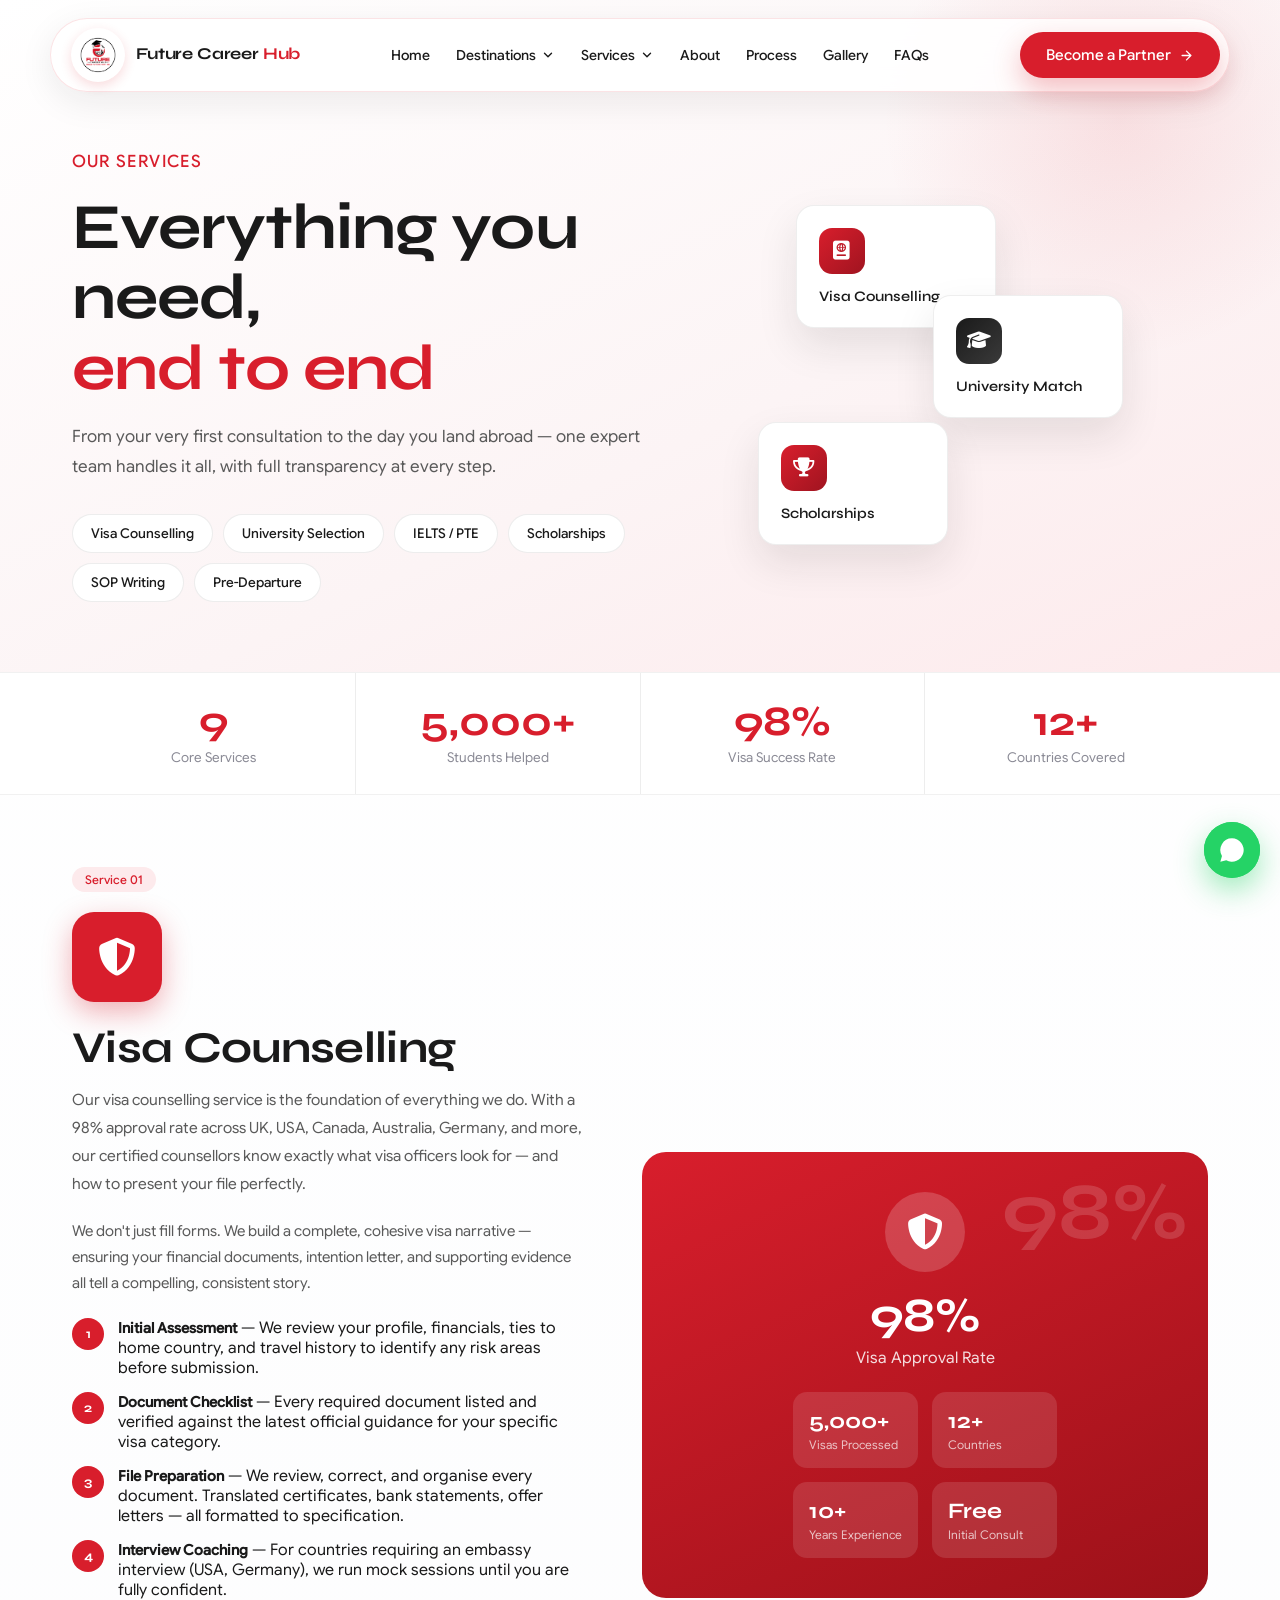
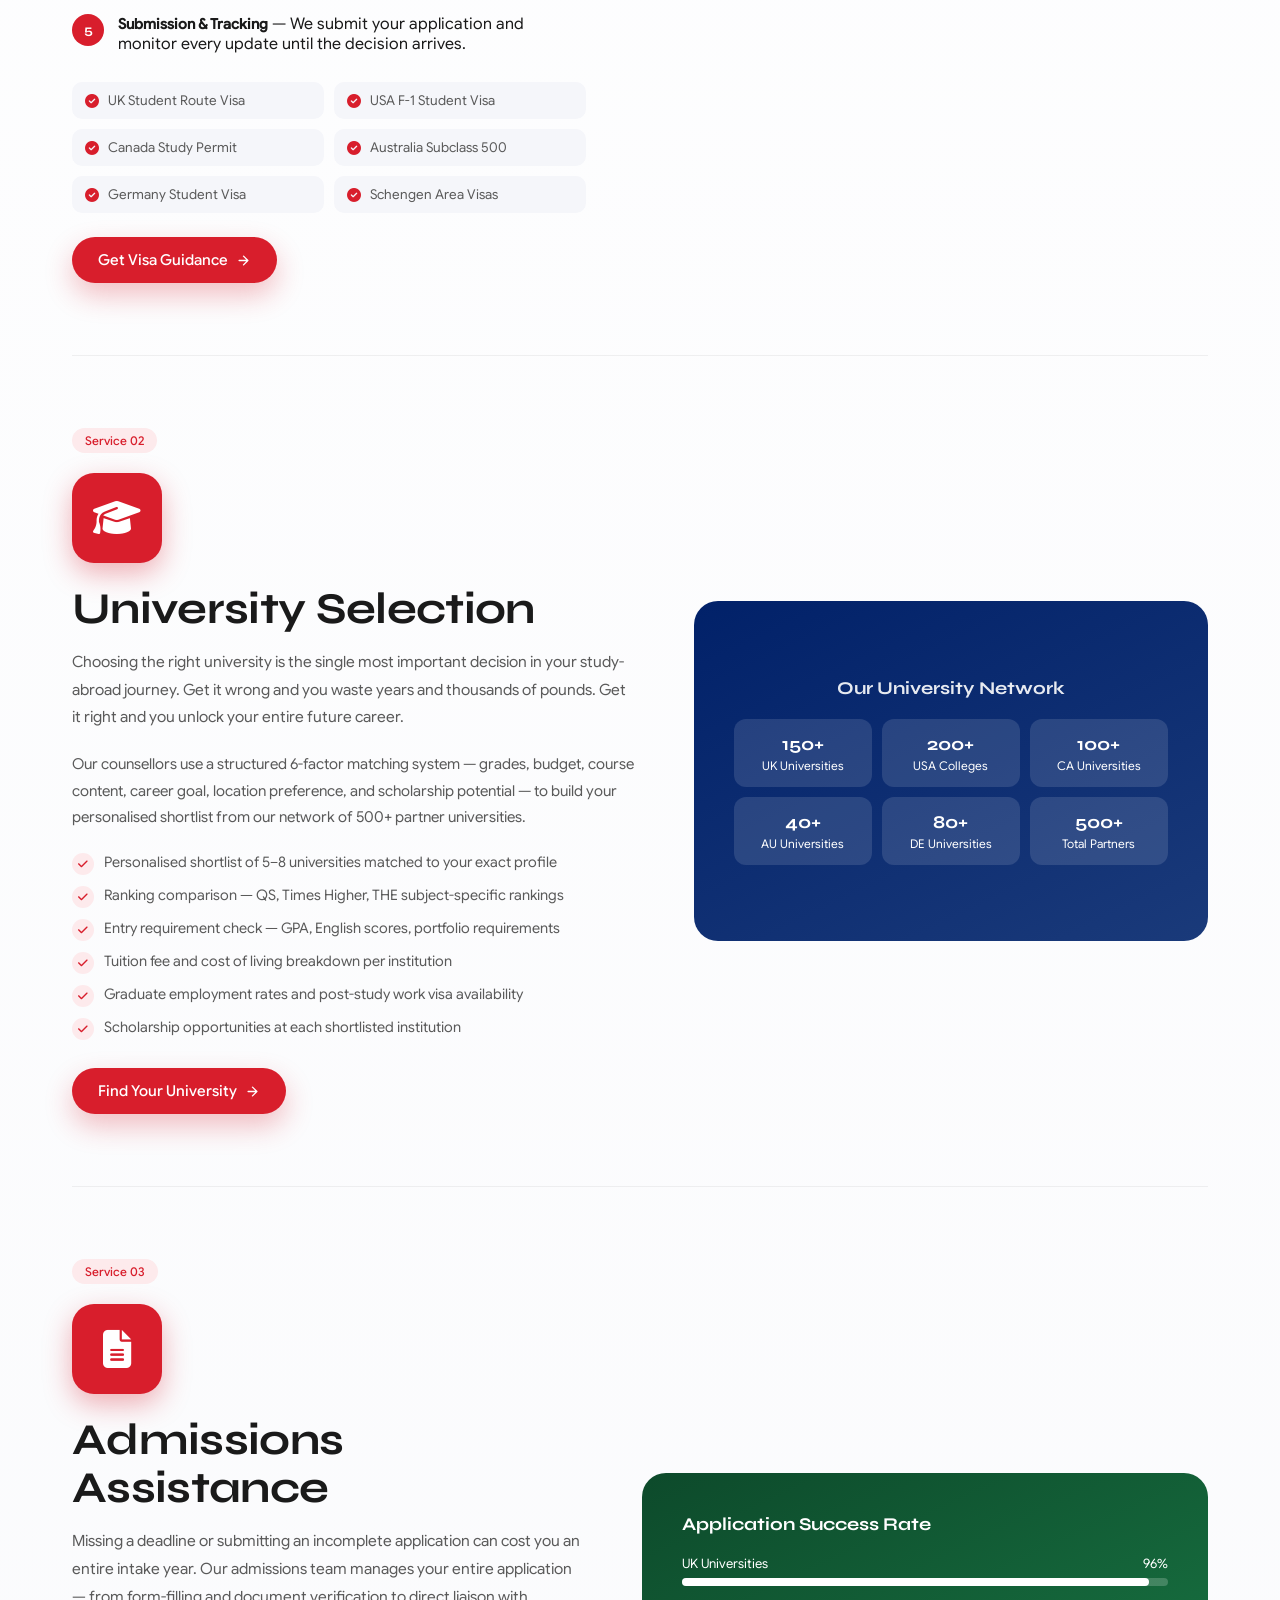
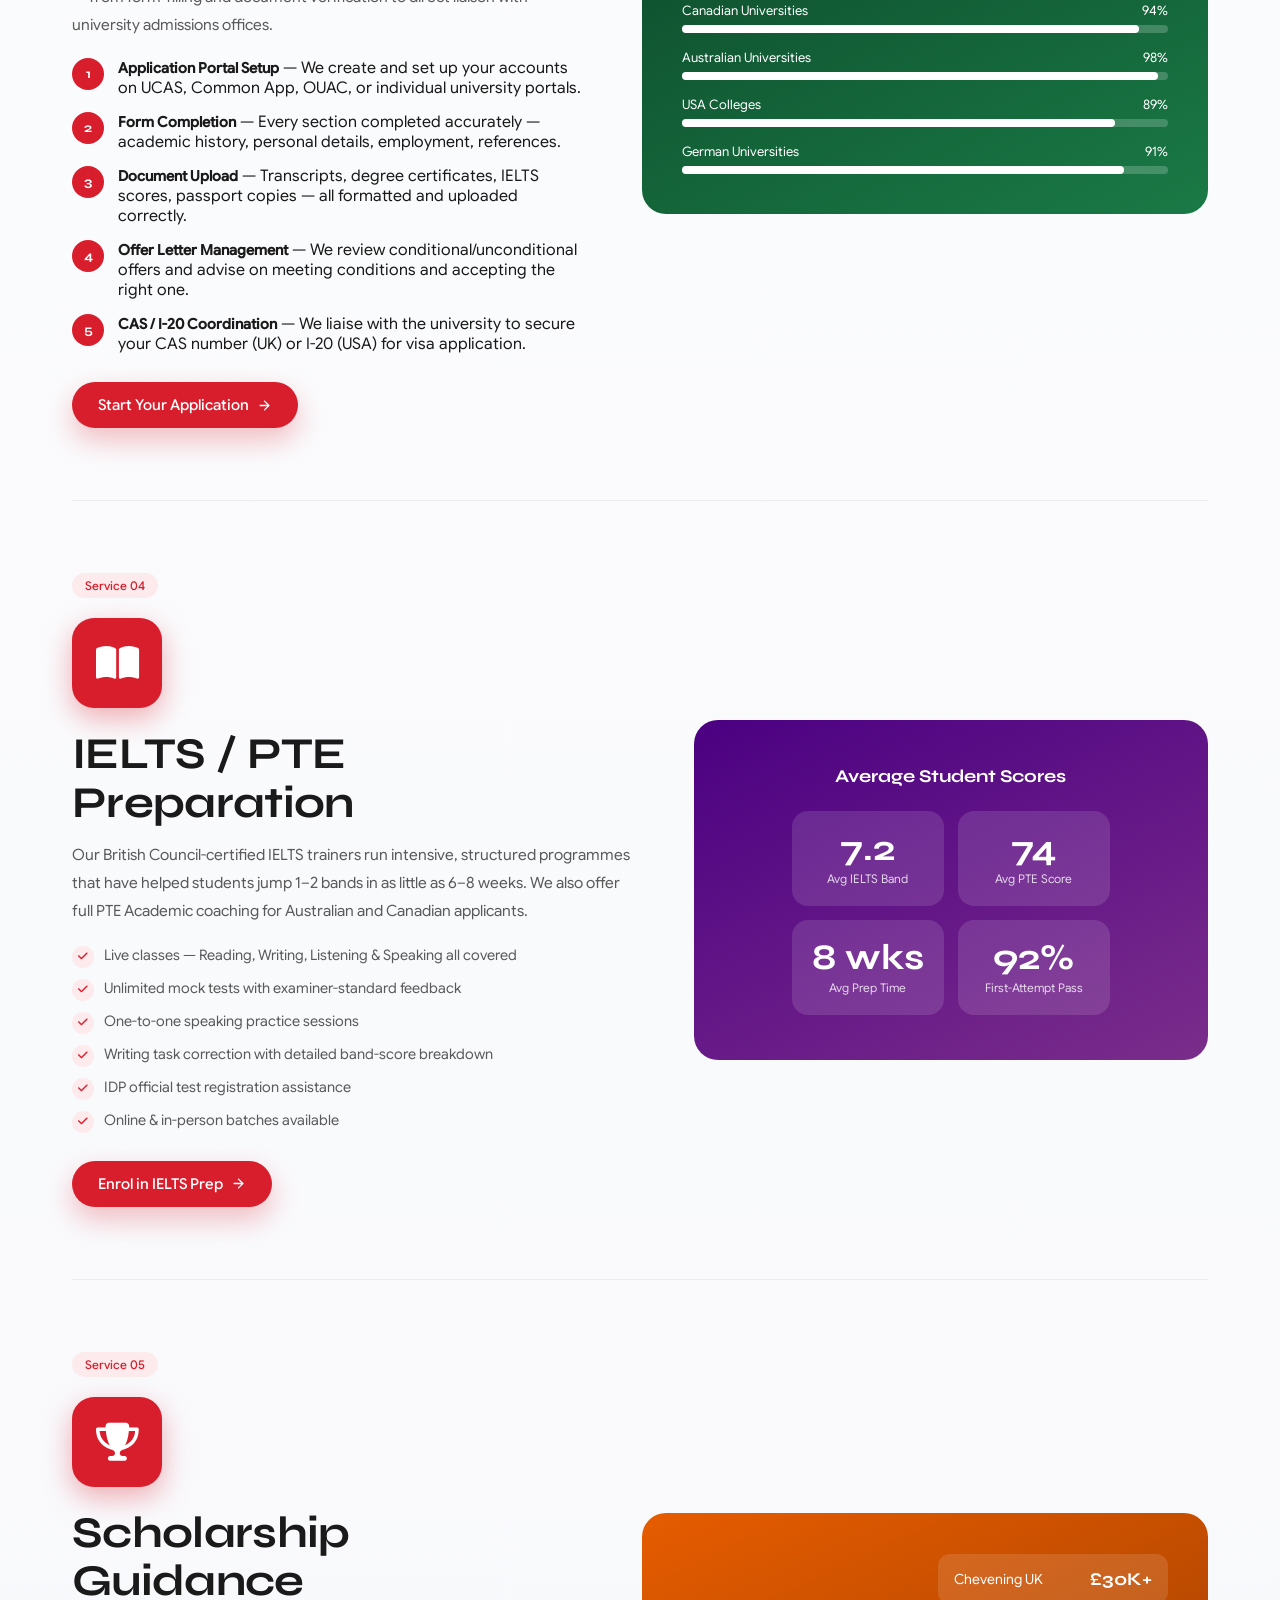
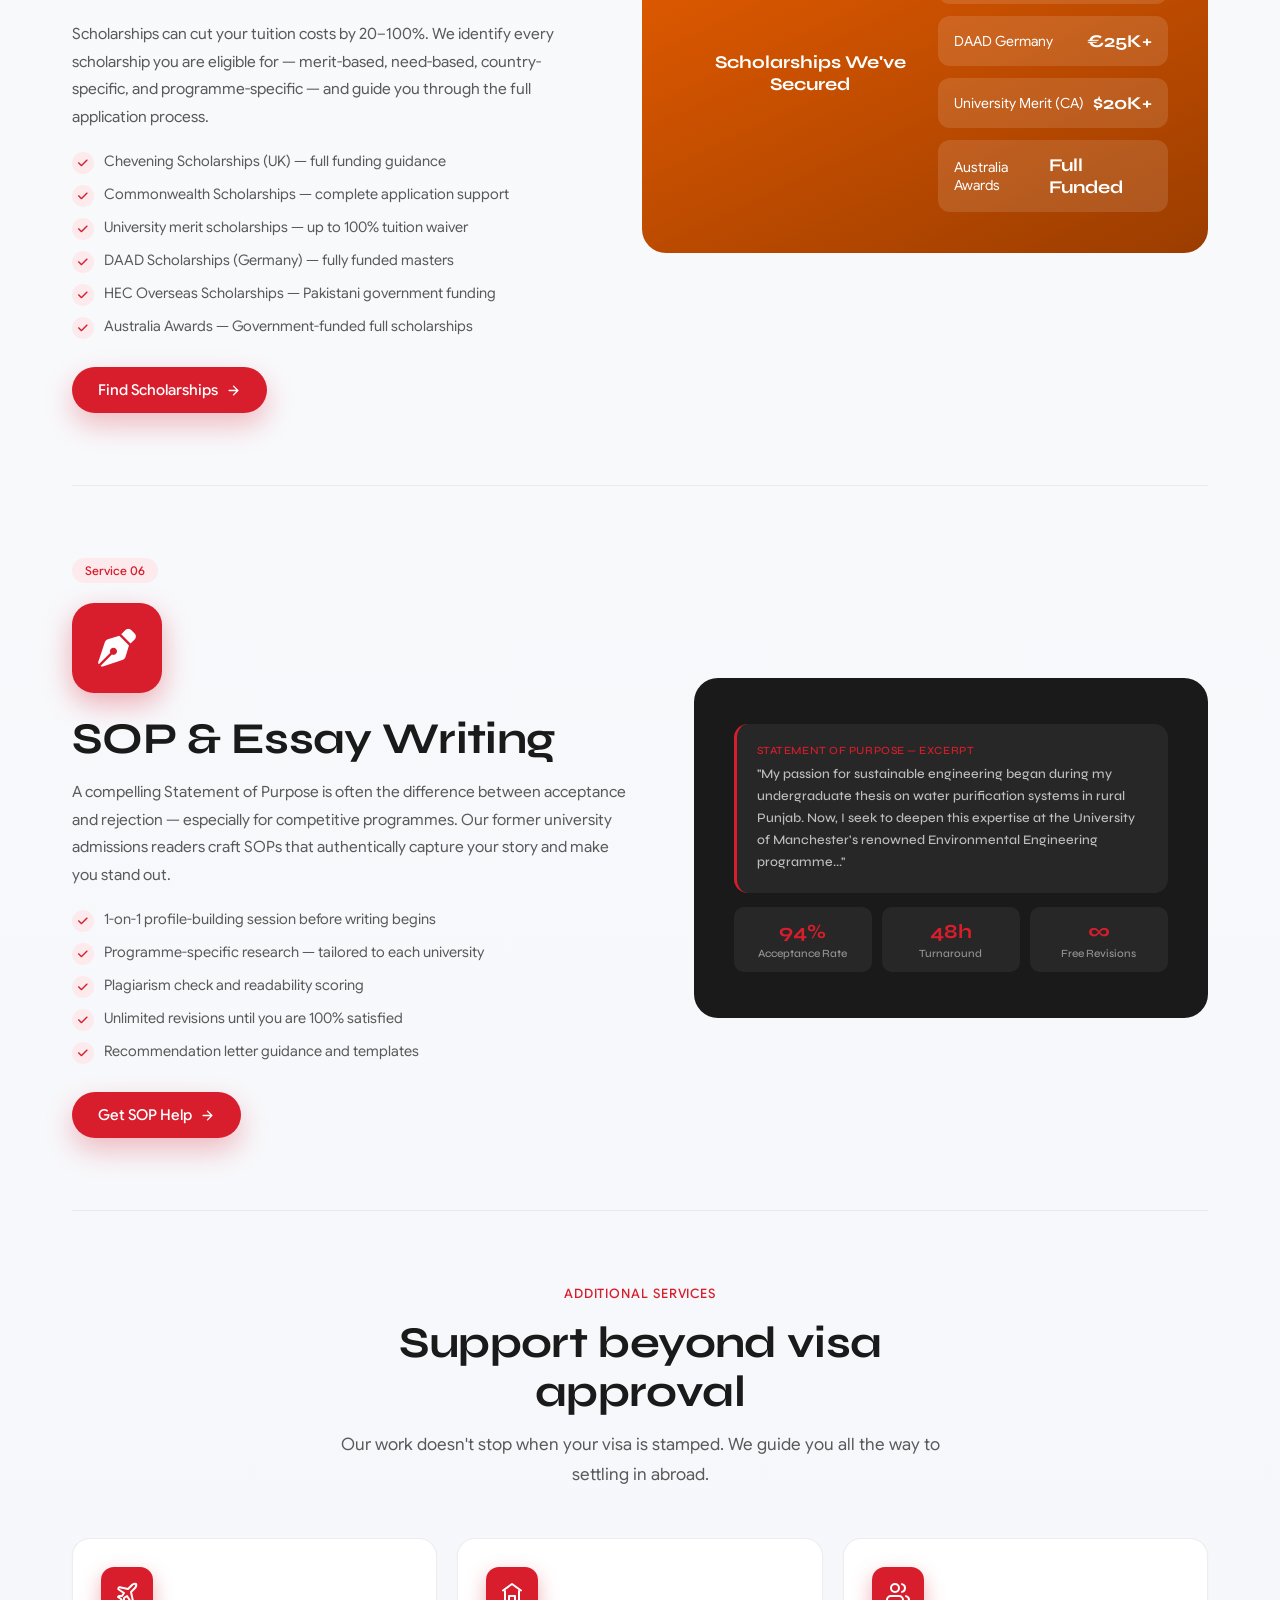
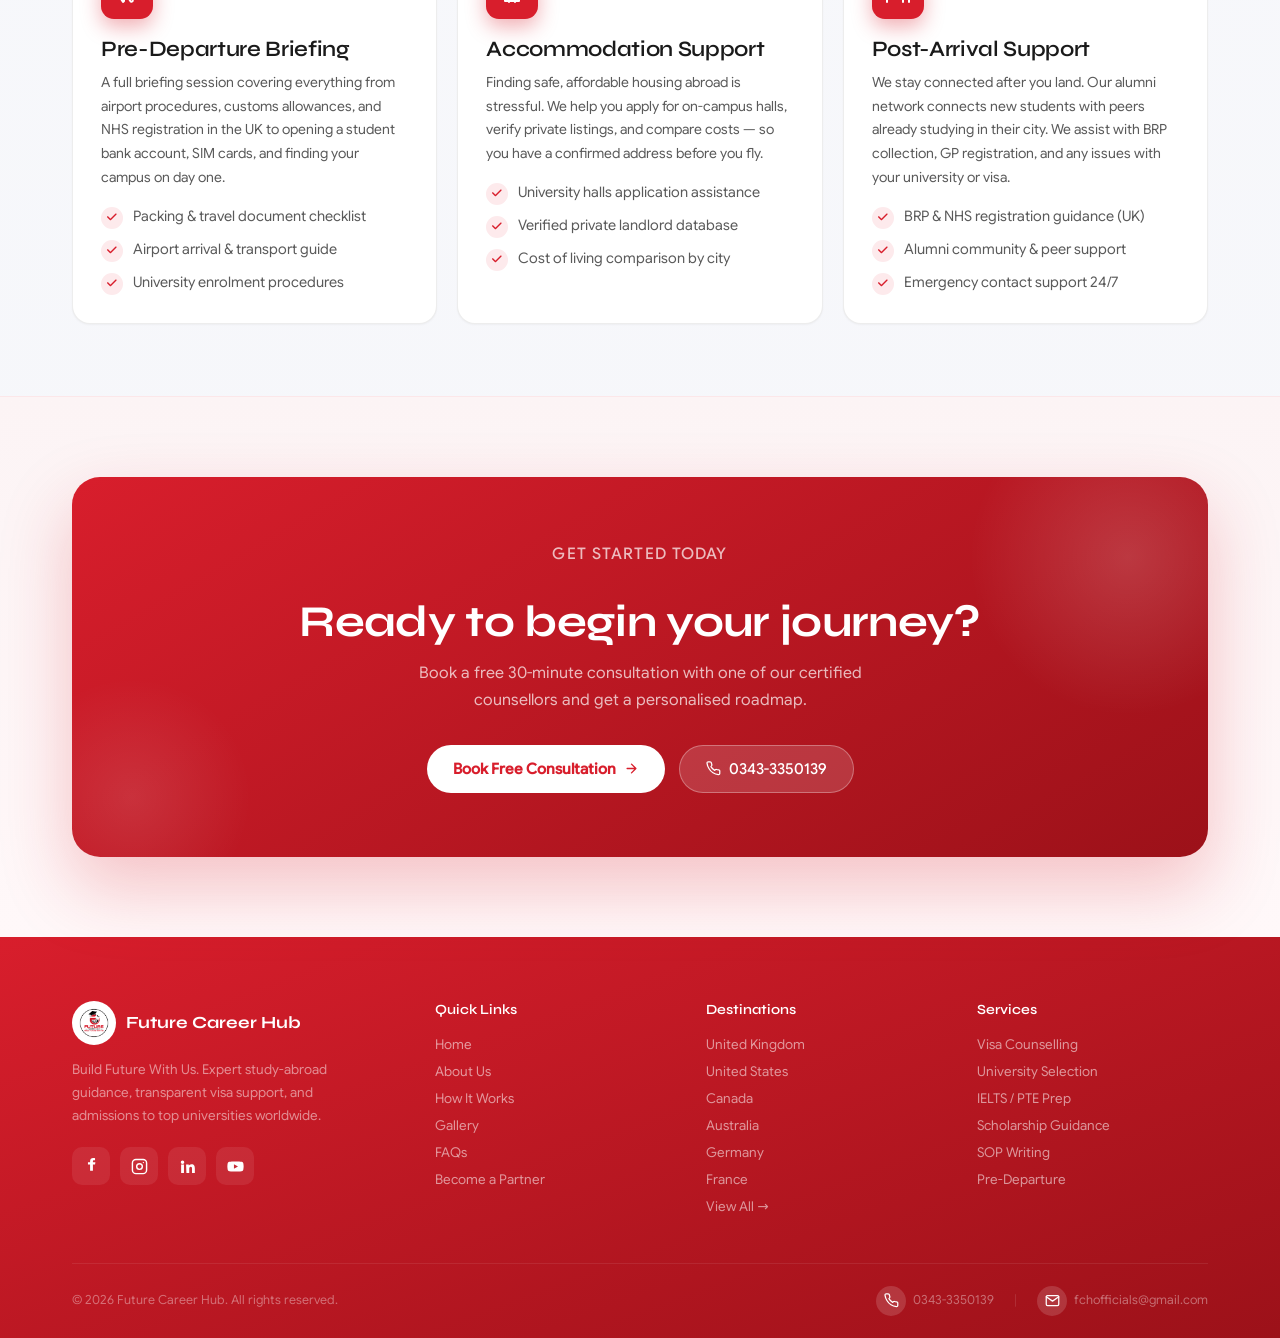
<file: services.html>
<!DOCTYPE html>
<html lang="en">
<head>
  <meta charset="UTF-8" />
  <meta name="viewport" content="width=device-width, initial-scale=1.0" />
  <title>Study Abroad Services in Faisalabad, Pakistan — Visa, IELTS, Scholarships | Future Career Hub</title>
  <meta name="description" content="Complete study abroad services in Faisalabad, Pakistan: visa counselling, university selection, IELTS prep, scholarship guidance, SOP writing, pre-departure briefing and more." />
  <meta name="keywords" content="study visa consultants Faisalabad, IELTS preparation Faisalabad, scholarship consultants Pakistan, university admission consultants Pakistan, visa documentation services Pakistan" />
  <meta property="og:type" content="website" />
  <meta property="og:title" content="Study Abroad Services in Faisalabad, Pakistan | Future Career Hub" />
  <meta property="og:description" content="Visa counselling, university selection, IELTS prep, scholarship guidance and more — all in one place." />
  <meta property="og:image" content="assets/fch-logo.png" />
  <link rel="icon" type="image/png" sizes="192x192" href="assets/android-chrome-192x192.png" />
  <link rel="icon" type="image/png" sizes="512x512" href="assets/android-chrome-512x512.png" />
  <link rel="apple-touch-icon" href="assets/android-chrome-192x192.png" />
  <link rel="stylesheet" href="css/style.css" />
  <style>
    body { background:linear-gradient(180deg,#fff 0%,#F5F6FA 100%); }
    .service-section { scroll-margin-top:110px; }
    .service-block { display:grid; grid-template-columns:1fr 1.1fr; gap:56px; align-items:center; padding:72px 0; border-bottom:1px solid rgba(26,26,26,.06); }
    .service-block.reverse { direction:rtl; }
    .service-block.reverse > * { direction:ltr; }
    .service-visual { border-radius:24px; overflow:hidden; position:relative; min-height:340px; display:flex; align-items:center; justify-content:center; }
    .service-icon-big { width:90px; height:90px; border-radius:22px; display:flex; align-items:center; justify-content:center; margin-bottom:22px; }
    .process-steps { display:flex; flex-direction:column; gap:14px; margin:20px 0 28px; }
    .process-step { display:flex; align-items:flex-start; gap:14px; }
    .step-circle { flex-shrink:0; width:32px; height:32px; border-radius:50%; background:#D81E2C; color:#fff; display:flex; align-items:center; justify-content:center; font-family:'Syne',sans-serif; font-weight:700; font-size:13px; }
    .doc-list { display:grid; grid-template-columns:1fr 1fr; gap:10px; margin:16px 0 24px; }
    .doc-item { display:flex; align-items:center; gap:9px; font-size:13.5px; color:#5A5A5A; background:#F5F6FA; border-radius:10px; padding:10px 13px; }
    .doc-item svg { color:#D81E2C; flex-shrink:0; }
    @media(max-width:1024px){
      .service-block { gap:36px; padding:56px 0; }
      .service-visual { min-height:260px; }
      .service-icon-big { width:72px; height:72px; }
    }
    @media(max-width:768px){
      .service-block { grid-template-columns:1fr; gap:28px; padding:40px 0; }
      .service-block.reverse { direction:ltr; }
      .doc-list { grid-template-columns:1fr; }
      .service-visual { min-height:200px; border-radius:18px; }
    }
    @media(max-width:480px){
      .service-block { padding:28px 0; }
      .service-icon-big { width:60px; height:60px; border-radius:16px; }
      .doc-item { font-size:13px; padding:8px 11px; }
    }
  </style>
</head>
<body>
<div id="header-slot"></div>

<!-- HERO -->
<section class="page-hero">
  <div class="page-hero-bg"></div>
  <div class="page-hero-blob"></div>
  <div class="container page-hero-grid">
    <div>
      <p class="eyebrow">Our Services</p>
      <h1>Everything you need,<br/><span style="color:#D81E2C;">end to end</span></h1>
      <p class="lead" style="margin:16px 0 32px;">From your very first consultation to the day you land abroad — one expert team handles it all, with full transparency at every step.</p>
      <div style="display:flex;flex-wrap:wrap;gap:10px;">
        <a href="#visa" class="btn btn-outline" style="font-size:13.5px;padding:10px 18px;">Visa Counselling</a>
        <a href="#university" class="btn btn-outline" style="font-size:13.5px;padding:10px 18px;">University Selection</a>
        <a href="#ielts" class="btn btn-outline" style="font-size:13.5px;padding:10px 18px;">IELTS / PTE</a>
        <a href="#scholarship" class="btn btn-outline" style="font-size:13.5px;padding:10px 18px;">Scholarships</a>
        <a href="#sop" class="btn btn-outline" style="font-size:13.5px;padding:10px 18px;">SOP Writing</a>
        <a href="#predeparture" class="btn btn-outline" style="font-size:13.5px;padding:10px 18px;">Pre-Departure</a>
      </div>
    </div>
    <div class="hero-visual">
      <div style="position:relative;width:100%;max-width:380px;height:340px;">
        <div style="position:absolute;top:0;left:10%;width:200px;background:#fff;border:1px solid rgba(26,26,26,.07);border-radius:18px;padding:22px;box-shadow:0 18px 40px rgba(26,26,26,.1);animation:heroFloat 5s ease-in-out infinite;">
          <span style="display:flex;width:46px;height:46px;border-radius:13px;background:linear-gradient(135deg,#D81E2C,#a01420);align-items:center;justify-content:center;margin-bottom:14px;">
            <i class="fa-solid fa-passport" style="color:#fff;font-size:19px;"></i>
          </span>
          <div style="font-family:'Syne',sans-serif;font-weight:600;font-size:14.5px;color:#1A1A1A;">Visa Counselling</div>
        </div>
        <div style="position:absolute;top:90px;right:4%;width:190px;background:#fff;border:1px solid rgba(26,26,26,.07);border-radius:18px;padding:22px;box-shadow:0 18px 40px rgba(26,26,26,.1);animation:heroFloat2 6s ease-in-out infinite;">
          <span style="display:flex;width:46px;height:46px;border-radius:13px;background:linear-gradient(135deg,#1A1A1A,#3a3a3a);align-items:center;justify-content:center;margin-bottom:14px;">
            <i class="fa-solid fa-graduation-cap" style="color:#fff;font-size:19px;"></i>
          </span>
          <div style="font-family:'Syne',sans-serif;font-weight:600;font-size:14.5px;color:#1A1A1A;">University Match</div>
        </div>
        <div style="position:absolute;bottom:0;left:0;width:190px;background:#fff;border:1px solid rgba(26,26,26,.07);border-radius:18px;padding:22px;box-shadow:0 18px 40px rgba(26,26,26,.1);animation:heroFloat 6.5s ease-in-out infinite;">
          <span style="display:flex;width:46px;height:46px;border-radius:13px;background:linear-gradient(135deg,#D81E2C,#a01420);align-items:center;justify-content:center;margin-bottom:14px;">
            <i class="fa-solid fa-trophy" style="color:#fff;font-size:19px;"></i>
          </span>
          <div style="font-family:'Syne',sans-serif;font-weight:600;font-size:14.5px;color:#1A1A1A;">Scholarships</div>
        </div>
      </div>
    </div>
  </div>
</section>

<!-- STATS -->
<section style="background:#fff;border-top:1px solid rgba(26,26,26,.06);border-bottom:1px solid rgba(26,26,26,.06);">
  <div class="container">
    <div class="stats-bar">
      <div class="stat-item reveal"><div class="stat-number" data-counter="9">0</div><div class="stat-label">Core Services</div></div>
      <div class="stat-item reveal"><div class="stat-number" data-counter="5000" data-suffix="+">0</div><div class="stat-label">Students Helped</div></div>
      <div class="stat-item reveal"><div class="stat-number" data-counter="98" data-suffix="%">0</div><div class="stat-label">Visa Success Rate</div></div>
      <div class="stat-item reveal"><div class="stat-number" data-counter="12" data-suffix="+">0</div><div class="stat-label">Countries Covered</div></div>
    </div>
  </div>
</section>

<div class="container">

<!-- 1. VISA COUNSELLING -->
<div class="service-section service-block reveal" id="visa">
  <div>
    <div style="display:inline-flex;align-items:center;gap:8px;background:#FDEAEC;color:#D81E2C;font-size:12px;font-weight:500;padding:5px 13px;border-radius:999px;margin-bottom:20px;">Service 01</div>
    <div class="service-icon-big" style="background:#D81E2C;color:#fff;box-shadow:0 10px 28px rgba(216,30,44,.35);"><i class="fa-solid fa-shield-halved" style="font-size:38px;"></i></div>
    <h2 style="margin-bottom:14px;">Visa Counselling</h2>
    <p style="font-size:15.5px;line-height:1.8;color:#5A5A5A;margin-bottom:20px;">Our visa counselling service is the foundation of everything we do. With a 98% approval rate across UK, USA, Canada, Australia, Germany, and more, our certified counsellors know exactly what visa officers look for — and how to present your file perfectly.</p>
    <p style="font-size:15px;line-height:1.75;color:#5A5A5A;margin-bottom:22px;">We don't just fill forms. We build a complete, cohesive visa narrative — ensuring your financial documents, intention letter, and supporting evidence all tell a compelling, consistent story.</p>
    <div class="process-steps">
      <div class="process-step"><div class="step-circle">1</div><div><strong style="color:#1A1A1A;font-size:14.5px;">Initial Assessment</strong> — We review your profile, financials, ties to home country, and travel history to identify any risk areas before submission.</div></div>
      <div class="process-step"><div class="step-circle">2</div><div><strong style="color:#1A1A1A;font-size:14.5px;">Document Checklist</strong> — Every required document listed and verified against the latest official guidance for your specific visa category.</div></div>
      <div class="process-step"><div class="step-circle">3</div><div><strong style="color:#1A1A1A;font-size:14.5px;">File Preparation</strong> — We review, correct, and organise every document. Translated certificates, bank statements, offer letters — all formatted to specification.</div></div>
      <div class="process-step"><div class="step-circle">4</div><div><strong style="color:#1A1A1A;font-size:14.5px;">Interview Coaching</strong> — For countries requiring an embassy interview (USA, Germany), we run mock sessions until you are fully confident.</div></div>
      <div class="process-step"><div class="step-circle">5</div><div><strong style="color:#1A1A1A;font-size:14.5px;">Submission & Tracking</strong> — We submit your application and monitor every update until the decision arrives.</div></div>
    </div>
    <div class="doc-list">
      <div class="doc-item"><i class="fa-solid fa-circle-check" style="color:#D81E2C;font-size:14px;flex-shrink:0;"></i>UK Student Route Visa</div>
      <div class="doc-item"><i class="fa-solid fa-circle-check" style="color:#D81E2C;font-size:14px;flex-shrink:0;"></i>USA F-1 Student Visa</div>
      <div class="doc-item"><i class="fa-solid fa-circle-check" style="color:#D81E2C;font-size:14px;flex-shrink:0;"></i>Canada Study Permit</div>
      <div class="doc-item"><i class="fa-solid fa-circle-check" style="color:#D81E2C;font-size:14px;flex-shrink:0;"></i>Australia Subclass 500</div>
      <div class="doc-item"><i class="fa-solid fa-circle-check" style="color:#D81E2C;font-size:14px;flex-shrink:0;"></i>Germany Student Visa</div>
      <div class="doc-item"><i class="fa-solid fa-circle-check" style="color:#D81E2C;font-size:14px;flex-shrink:0;"></i>Schengen Area Visas</div>
    </div>
    <a href="partner.html" class="btn btn-primary">Get Visa Guidance <svg width="15" height="15" viewBox="0 0 24 24" fill="none" stroke="currentColor" stroke-width="2.2" stroke-linecap="round" stroke-linejoin="round"><path d="M5 12h14M12 5l7 7-7 7"/></svg></a>
  </div>
  <div class="service-visual" style="background:linear-gradient(155deg,#D81E2C 0%,#9c1119 100%);padding:40px;">
    <div style="text-align:center;color:#fff;">
      <div style="font-family:'Syne',sans-serif;font-weight:700;font-size:80px;line-height:1;color:#fff;opacity:.15;position:absolute;top:20px;right:20px;">98%</div>
      <div style="position:relative;z-index:2;">
        <div style="width:80px;height:80px;border-radius:50%;background:rgba(255,255,255,.18);display:flex;align-items:center;justify-content:center;margin:0 auto 20px;"><i class="fa-solid fa-shield-halved" style="color:#fff;font-size:36px;"></i></div>
        <div style="font-family:'Syne',sans-serif;font-weight:700;font-size:48px;line-height:1;margin-bottom:8px;">98%</div>
        <div style="font-size:16px;opacity:.85;margin-bottom:24px;">Visa Approval Rate</div>
        <div style="display:grid;grid-template-columns:1fr 1fr;gap:14px;text-align:left;">
          <div style="background:rgba(255,255,255,.12);border-radius:14px;padding:16px;"><div style="font-family:'Syne',sans-serif;font-weight:700;font-size:22px;">5,000+</div><div style="font-size:12px;opacity:.7;margin-top:3px;">Visas Processed</div></div>
          <div style="background:rgba(255,255,255,.12);border-radius:14px;padding:16px;"><div style="font-family:'Syne',sans-serif;font-weight:700;font-size:22px;">12+</div><div style="font-size:12px;opacity:.7;margin-top:3px;">Countries</div></div>
          <div style="background:rgba(255,255,255,.12);border-radius:14px;padding:16px;"><div style="font-family:'Syne',sans-serif;font-weight:700;font-size:22px;">10+</div><div style="font-size:12px;opacity:.7;margin-top:3px;">Years Experience</div></div>
          <div style="background:rgba(255,255,255,.12);border-radius:14px;padding:16px;"><div style="font-family:'Syne',sans-serif;font-weight:700;font-size:22px;">Free</div><div style="font-size:12px;opacity:.7;margin-top:3px;">Initial Consult</div></div>
        </div>
      </div>
    </div>
  </div>
</div>

<!-- 2. UNIVERSITY SELECTION -->
<div class="service-section service-block reverse reveal" id="university">
  <div class="service-visual" style="background:linear-gradient(155deg,#012169 0%,#1a3a7a 100%);padding:40px;">
    <div style="text-align:center;color:#fff;width:100%;">
      <div style="font-family:'Syne',sans-serif;font-weight:700;font-size:18px;margin-bottom:20px;opacity:.9;">Our University Network</div>
      <div style="display:grid;grid-template-columns:1fr 1fr 1fr;gap:10px;">
        <div style="background:rgba(255,255,255,.12);border-radius:12px;padding:14px;font-size:12px;"><div style="font-family:'Syne',sans-serif;font-weight:700;font-size:18px;margin-bottom:3px;">150+</div>UK Universities</div>
        <div style="background:rgba(255,255,255,.12);border-radius:12px;padding:14px;font-size:12px;"><div style="font-family:'Syne',sans-serif;font-weight:700;font-size:18px;margin-bottom:3px;">200+</div>USA Colleges</div>
        <div style="background:rgba(255,255,255,.12);border-radius:12px;padding:14px;font-size:12px;"><div style="font-family:'Syne',sans-serif;font-weight:700;font-size:18px;margin-bottom:3px;">100+</div>CA Universities</div>
        <div style="background:rgba(255,255,255,.12);border-radius:12px;padding:14px;font-size:12px;"><div style="font-family:'Syne',sans-serif;font-weight:700;font-size:18px;margin-bottom:3px;">40+</div>AU Universities</div>
        <div style="background:rgba(255,255,255,.12);border-radius:12px;padding:14px;font-size:12px;"><div style="font-family:'Syne',sans-serif;font-weight:700;font-size:18px;margin-bottom:3px;">80+</div>DE Universities</div>
        <div style="background:rgba(255,255,255,.12);border-radius:12px;padding:14px;font-size:12px;"><div style="font-family:'Syne',sans-serif;font-weight:700;font-size:18px;margin-bottom:3px;">500+</div>Total Partners</div>
      </div>
    </div>
  </div>
  <div>
    <div style="display:inline-flex;align-items:center;gap:8px;background:#FDEAEC;color:#D81E2C;font-size:12px;font-weight:500;padding:5px 13px;border-radius:999px;margin-bottom:20px;">Service 02</div>
    <div class="service-icon-big" style="background:#D81E2C;color:#fff;box-shadow:0 10px 28px rgba(216,30,44,.35);"><i class="fa-solid fa-graduation-cap" style="font-size:38px;"></i></div>
    <h2 style="margin-bottom:14px;">University Selection</h2>
    <p style="font-size:15.5px;line-height:1.8;color:#5A5A5A;margin-bottom:20px;">Choosing the right university is the single most important decision in your study-abroad journey. Get it wrong and you waste years and thousands of pounds. Get it right and you unlock your entire future career.</p>
    <p style="font-size:15px;line-height:1.75;color:#5A5A5A;margin-bottom:22px;">Our counsellors use a structured 6-factor matching system — grades, budget, course content, career goal, location preference, and scholarship potential — to build your personalised shortlist from our network of 500+ partner universities.</p>
    <div class="check-list" style="margin-bottom:28px;">
      <div class="check-item"><span class="check-item-icon"><i class="fa-solid fa-check" style="font-size:11px;"></i></span>Personalised shortlist of 5–8 universities matched to your exact profile</div>
      <div class="check-item"><span class="check-item-icon"><i class="fa-solid fa-check" style="font-size:11px;"></i></span>Ranking comparison — QS, Times Higher, THE subject-specific rankings</div>
      <div class="check-item"><span class="check-item-icon"><i class="fa-solid fa-check" style="font-size:11px;"></i></span>Entry requirement check — GPA, English scores, portfolio requirements</div>
      <div class="check-item"><span class="check-item-icon"><i class="fa-solid fa-check" style="font-size:11px;"></i></span>Tuition fee and cost of living breakdown per institution</div>
      <div class="check-item"><span class="check-item-icon"><i class="fa-solid fa-check" style="font-size:11px;"></i></span>Graduate employment rates and post-study work visa availability</div>
      <div class="check-item"><span class="check-item-icon"><i class="fa-solid fa-check" style="font-size:11px;"></i></span>Scholarship opportunities at each shortlisted institution</div>
    </div>
    <a href="partner.html" class="btn btn-primary">Find Your University <svg width="15" height="15" viewBox="0 0 24 24" fill="none" stroke="currentColor" stroke-width="2.2" stroke-linecap="round" stroke-linejoin="round"><path d="M5 12h14M12 5l7 7-7 7"/></svg></a>
  </div>
</div>

<!-- 3. ADMISSIONS -->
<div class="service-section service-block reveal" id="admissions">
  <div>
    <div style="display:inline-flex;align-items:center;gap:8px;background:#FDEAEC;color:#D81E2C;font-size:12px;font-weight:500;padding:5px 13px;border-radius:999px;margin-bottom:20px;">Service 03</div>
    <div class="service-icon-big" style="background:#D81E2C;color:#fff;box-shadow:0 10px 28px rgba(216,30,44,.35);"><i class="fa-solid fa-file-lines" style="font-size:38px;"></i></div>
    <h2 style="margin-bottom:14px;">Admissions Assistance</h2>
    <p style="font-size:15.5px;line-height:1.8;color:#5A5A5A;margin-bottom:20px;">Missing a deadline or submitting an incomplete application can cost you an entire intake year. Our admissions team manages your entire application — from form-filling and document verification to direct liaison with university admissions offices.</p>
    <div class="process-steps">
      <div class="process-step"><div class="step-circle">1</div><div><strong style="color:#1A1A1A;font-size:14.5px;">Application Portal Setup</strong> — We create and set up your accounts on UCAS, Common App, OUAC, or individual university portals.</div></div>
      <div class="process-step"><div class="step-circle">2</div><div><strong style="color:#1A1A1A;font-size:14.5px;">Form Completion</strong> — Every section completed accurately — academic history, personal details, employment, references.</div></div>
      <div class="process-step"><div class="step-circle">3</div><div><strong style="color:#1A1A1A;font-size:14.5px;">Document Upload</strong> — Transcripts, degree certificates, IELTS scores, passport copies — all formatted and uploaded correctly.</div></div>
      <div class="process-step"><div class="step-circle">4</div><div><strong style="color:#1A1A1A;font-size:14.5px;">Offer Letter Management</strong> — We review conditional/unconditional offers and advise on meeting conditions and accepting the right one.</div></div>
      <div class="process-step"><div class="step-circle">5</div><div><strong style="color:#1A1A1A;font-size:14.5px;">CAS / I-20 Coordination</strong> — We liaise with the university to secure your CAS number (UK) or I-20 (USA) for visa application.</div></div>
    </div>
    <a href="partner.html" class="btn btn-primary">Start Your Application <svg width="15" height="15" viewBox="0 0 24 24" fill="none" stroke="currentColor" stroke-width="2.2" stroke-linecap="round" stroke-linejoin="round"><path d="M5 12h14M12 5l7 7-7 7"/></svg></a>
  </div>
  <div class="service-visual" style="background:linear-gradient(155deg,#0d4a2b 0%,#1a7a46 100%);padding:40px;color:#fff;">
    <div style="width:100%;">
      <div style="font-family:'Syne',sans-serif;font-weight:700;font-size:18px;margin-bottom:20px;">Application Success Rate</div>
      <div style="margin-bottom:16px;"><div style="display:flex;justify-content:space-between;font-size:13px;margin-bottom:6px;"><span>UK Universities</span><span>96%</span></div><div style="height:8px;background:rgba(255,255,255,.2);border-radius:99px;"><div style="height:100%;width:96%;background:#fff;border-radius:99px;"></div></div></div>
      <div style="margin-bottom:16px;"><div style="display:flex;justify-content:space-between;font-size:13px;margin-bottom:6px;"><span>Canadian Universities</span><span>94%</span></div><div style="height:8px;background:rgba(255,255,255,.2);border-radius:99px;"><div style="height:100%;width:94%;background:#fff;border-radius:99px;"></div></div></div>
      <div style="margin-bottom:16px;"><div style="display:flex;justify-content:space-between;font-size:13px;margin-bottom:6px;"><span>Australian Universities</span><span>98%</span></div><div style="height:8px;background:rgba(255,255,255,.2);border-radius:99px;"><div style="height:100%;width:98%;background:#fff;border-radius:99px;"></div></div></div>
      <div style="margin-bottom:16px;"><div style="display:flex;justify-content:space-between;font-size:13px;margin-bottom:6px;"><span>USA Colleges</span><span>89%</span></div><div style="height:8px;background:rgba(255,255,255,.2);border-radius:99px;"><div style="height:100%;width:89%;background:#fff;border-radius:99px;"></div></div></div>
      <div><div style="display:flex;justify-content:space-between;font-size:13px;margin-bottom:6px;"><span>German Universities</span><span>91%</span></div><div style="height:8px;background:rgba(255,255,255,.2);border-radius:99px;"><div style="height:100%;width:91%;background:#fff;border-radius:99px;"></div></div></div>
    </div>
  </div>
</div>

<!-- 4. IELTS -->
<div class="service-section service-block reverse reveal" id="ielts">
  <div class="service-visual" style="background:linear-gradient(155deg,#4B0082 0%,#7B2D8B 100%);padding:40px;color:#fff;text-align:center;">
    <div>
      <div style="font-family:'Syne',sans-serif;font-weight:700;font-size:18px;margin-bottom:24px;">Average Student Scores</div>
      <div style="display:grid;grid-template-columns:1fr 1fr;gap:14px;text-align:center;">
        <div style="background:rgba(255,255,255,.12);border-radius:16px;padding:20px;"><div style="font-family:'Syne',sans-serif;font-weight:700;font-size:36px;line-height:1;">7.2</div><div style="font-size:12px;opacity:.8;margin-top:4px;">Avg IELTS Band</div></div>
        <div style="background:rgba(255,255,255,.12);border-radius:16px;padding:20px;"><div style="font-family:'Syne',sans-serif;font-weight:700;font-size:36px;line-height:1;">74</div><div style="font-size:12px;opacity:.8;margin-top:4px;">Avg PTE Score</div></div>
        <div style="background:rgba(255,255,255,.12);border-radius:16px;padding:20px;"><div style="font-family:'Syne',sans-serif;font-weight:700;font-size:36px;line-height:1;">8 wks</div><div style="font-size:12px;opacity:.8;margin-top:4px;">Avg Prep Time</div></div>
        <div style="background:rgba(255,255,255,.12);border-radius:16px;padding:20px;"><div style="font-family:'Syne',sans-serif;font-weight:700;font-size:36px;line-height:1;">92%</div><div style="font-size:12px;opacity:.8;margin-top:4px;">First-Attempt Pass</div></div>
      </div>
    </div>
  </div>
  <div>
    <div style="display:inline-flex;align-items:center;gap:8px;background:#FDEAEC;color:#D81E2C;font-size:12px;font-weight:500;padding:5px 13px;border-radius:999px;margin-bottom:20px;">Service 04</div>
    <div class="service-icon-big" style="background:#D81E2C;color:#fff;box-shadow:0 10px 28px rgba(216,30,44,.35);"><i class="fa-solid fa-book-open" style="font-size:38px;"></i></div>
    <h2 style="margin-bottom:14px;">IELTS / PTE Preparation</h2>
    <p style="font-size:15.5px;line-height:1.8;color:#5A5A5A;margin-bottom:20px;">Our British Council-certified IELTS trainers run intensive, structured programmes that have helped students jump 1–2 bands in as little as 6–8 weeks. We also offer full PTE Academic coaching for Australian and Canadian applicants.</p>
    <div class="check-list" style="margin-bottom:28px;">
      <div class="check-item"><span class="check-item-icon"><i class="fa-solid fa-check" style="font-size:11px;"></i></span>Live classes — Reading, Writing, Listening & Speaking all covered</div>
      <div class="check-item"><span class="check-item-icon"><i class="fa-solid fa-check" style="font-size:11px;"></i></span>Unlimited mock tests with examiner-standard feedback</div>
      <div class="check-item"><span class="check-item-icon"><i class="fa-solid fa-check" style="font-size:11px;"></i></span>One-to-one speaking practice sessions</div>
      <div class="check-item"><span class="check-item-icon"><i class="fa-solid fa-check" style="font-size:11px;"></i></span>Writing task correction with detailed band-score breakdown</div>
      <div class="check-item"><span class="check-item-icon"><i class="fa-solid fa-check" style="font-size:11px;"></i></span>IDP official test registration assistance</div>
      <div class="check-item"><span class="check-item-icon"><i class="fa-solid fa-check" style="font-size:11px;"></i></span>Online & in-person batches available</div>
    </div>
    <a href="partner.html" class="btn btn-primary">Enrol in IELTS Prep <svg width="15" height="15" viewBox="0 0 24 24" fill="none" stroke="currentColor" stroke-width="2.2" stroke-linecap="round" stroke-linejoin="round"><path d="M5 12h14M12 5l7 7-7 7"/></svg></a>
  </div>
</div>

<!-- 5. SCHOLARSHIP -->
<div class="service-section service-block reveal" id="scholarship">
  <div>
    <div style="display:inline-flex;align-items:center;gap:8px;background:#FDEAEC;color:#D81E2C;font-size:12px;font-weight:500;padding:5px 13px;border-radius:999px;margin-bottom:20px;">Service 05</div>
    <div class="service-icon-big" style="background:#D81E2C;color:#fff;box-shadow:0 10px 28px rgba(216,30,44,.35);"><i class="fa-solid fa-trophy" style="font-size:38px;"></i></div>
    <h2 style="margin-bottom:14px;">Scholarship Guidance</h2>
    <p style="font-size:15.5px;line-height:1.8;color:#5A5A5A;margin-bottom:20px;">Scholarships can cut your tuition costs by 20–100%. We identify every scholarship you are eligible for — merit-based, need-based, country-specific, and programme-specific — and guide you through the full application process.</p>
    <div class="check-list" style="margin-bottom:28px;">
      <div class="check-item"><span class="check-item-icon"><i class="fa-solid fa-check" style="font-size:11px;"></i></span>Chevening Scholarships (UK) — full funding guidance</div>
      <div class="check-item"><span class="check-item-icon"><i class="fa-solid fa-check" style="font-size:11px;"></i></span>Commonwealth Scholarships — complete application support</div>
      <div class="check-item"><span class="check-item-icon"><i class="fa-solid fa-check" style="font-size:11px;"></i></span>University merit scholarships — up to 100% tuition waiver</div>
      <div class="check-item"><span class="check-item-icon"><i class="fa-solid fa-check" style="font-size:11px;"></i></span>DAAD Scholarships (Germany) — fully funded masters</div>
      <div class="check-item"><span class="check-item-icon"><i class="fa-solid fa-check" style="font-size:11px;"></i></span>HEC Overseas Scholarships — Pakistani government funding</div>
      <div class="check-item"><span class="check-item-icon"><i class="fa-solid fa-check" style="font-size:11px;"></i></span>Australia Awards — Government-funded full scholarships</div>
    </div>
    <a href="partner.html" class="btn btn-primary">Find Scholarships <svg width="15" height="15" viewBox="0 0 24 24" fill="none" stroke="currentColor" stroke-width="2.2" stroke-linecap="round" stroke-linejoin="round"><path d="M5 12h14M12 5l7 7-7 7"/></svg></a>
  </div>
  <div class="service-visual" style="background:linear-gradient(155deg,#E65C00 0%,#9b3d00 100%);padding:40px;color:#fff;text-align:center;">
    <div style="font-family:'Syne',sans-serif;font-weight:700;font-size:18px;margin-bottom:20px;">Scholarships We've Secured</div>
    <div style="display:flex;flex-direction:column;gap:12px;text-align:left;">
      <div style="background:rgba(255,255,255,.12);border-radius:12px;padding:14px 16px;display:flex;justify-content:space-between;align-items:center;"><span style="font-size:14px;">Chevening UK</span><span style="font-family:'Syne',sans-serif;font-weight:700;font-size:18px;">£30K+</span></div>
      <div style="background:rgba(255,255,255,.12);border-radius:12px;padding:14px 16px;display:flex;justify-content:space-between;align-items:center;"><span style="font-size:14px;">DAAD Germany</span><span style="font-family:'Syne',sans-serif;font-weight:700;font-size:18px;">€25K+</span></div>
      <div style="background:rgba(255,255,255,.12);border-radius:12px;padding:14px 16px;display:flex;justify-content:space-between;align-items:center;"><span style="font-size:14px;">University Merit (CA)</span><span style="font-family:'Syne',sans-serif;font-weight:700;font-size:18px;">$20K+</span></div>
      <div style="background:rgba(255,255,255,.12);border-radius:12px;padding:14px 16px;display:flex;justify-content:space-between;align-items:center;"><span style="font-size:14px;">Australia Awards</span><span style="font-family:'Syne',sans-serif;font-weight:700;font-size:18px;">Full Funded</span></div>
    </div>
  </div>
</div>

<!-- 6. SOP -->
<div class="service-section service-block reverse reveal" id="sop">
  <div class="service-visual" style="background:#1A1A1A;padding:40px;font-family:'Syne',sans-serif;color:#fff;">
    <div style="width:100%;">
      <div style="background:rgba(255,255,255,.06);border-radius:14px;padding:20px;border-left:3px solid #D81E2C;margin-bottom:12px;">
        <div style="font-size:11px;color:#D81E2C;font-weight:500;letter-spacing:.05em;margin-bottom:6px;">STATEMENT OF PURPOSE — EXCERPT</div>
        <p style="font-size:13px;line-height:1.7;color:rgba(255,255,255,.7);">"My passion for sustainable engineering began during my undergraduate thesis on water purification systems in rural Punjab. Now, I seek to deepen this expertise at the University of Manchester's renowned Environmental Engineering programme..."</p>
      </div>
      <div style="display:flex;gap:10px;margin-top:14px;">
        <div style="flex:1;background:rgba(255,255,255,.06);border-radius:10px;padding:12px;text-align:center;"><div style="font-family:'Syne',sans-serif;font-weight:700;font-size:20px;color:#D81E2C;">94%</div><div style="font-size:11px;color:rgba(255,255,255,.5);margin-top:3px;">Acceptance Rate</div></div>
        <div style="flex:1;background:rgba(255,255,255,.06);border-radius:10px;padding:12px;text-align:center;"><div style="font-family:'Syne',sans-serif;font-weight:700;font-size:20px;color:#D81E2C;">48h</div><div style="font-size:11px;color:rgba(255,255,255,.5);margin-top:3px;">Turnaround</div></div>
        <div style="flex:1;background:rgba(255,255,255,.06);border-radius:10px;padding:12px;text-align:center;"><div style="font-family:'Syne',sans-serif;font-weight:700;font-size:20px;color:#D81E2C;">∞</div><div style="font-size:11px;color:rgba(255,255,255,.5);margin-top:3px;">Free Revisions</div></div>
      </div>
    </div>
  </div>
  <div>
    <div style="display:inline-flex;align-items:center;gap:8px;background:#FDEAEC;color:#D81E2C;font-size:12px;font-weight:500;padding:5px 13px;border-radius:999px;margin-bottom:20px;">Service 06</div>
    <div class="service-icon-big" style="background:#D81E2C;color:#fff;box-shadow:0 10px 28px rgba(216,30,44,.35);"><i class="fa-solid fa-pen-nib" style="font-size:38px;"></i></div>
    <h2 style="margin-bottom:14px;">SOP & Essay Writing</h2>
    <p style="font-size:15.5px;line-height:1.8;color:#5A5A5A;margin-bottom:20px;">A compelling Statement of Purpose is often the difference between acceptance and rejection — especially for competitive programmes. Our former university admissions readers craft SOPs that authentically capture your story and make you stand out.</p>
    <div class="check-list" style="margin-bottom:28px;">
      <div class="check-item"><span class="check-item-icon"><i class="fa-solid fa-check" style="font-size:11px;"></i></span>1-on-1 profile-building session before writing begins</div>
      <div class="check-item"><span class="check-item-icon"><i class="fa-solid fa-check" style="font-size:11px;"></i></span>Programme-specific research — tailored to each university</div>
      <div class="check-item"><span class="check-item-icon"><i class="fa-solid fa-check" style="font-size:11px;"></i></span>Plagiarism check and readability scoring</div>
      <div class="check-item"><span class="check-item-icon"><i class="fa-solid fa-check" style="font-size:11px;"></i></span>Unlimited revisions until you are 100% satisfied</div>
      <div class="check-item"><span class="check-item-icon"><i class="fa-solid fa-check" style="font-size:11px;"></i></span>Recommendation letter guidance and templates</div>
    </div>
    <a href="partner.html" class="btn btn-primary">Get SOP Help <svg width="15" height="15" viewBox="0 0 24 24" fill="none" stroke="currentColor" stroke-width="2.2" stroke-linecap="round" stroke-linejoin="round"><path d="M5 12h14M12 5l7 7-7 7"/></svg></a>
  </div>
</div>

<!-- 7–9. PRE-DEPARTURE + ACCOMMODATION + POST-ARRIVAL -->
<div style="padding:72px 0;">
  <div class="section-header reveal" style="text-align:center;margin-bottom:48px;">
    <p class="eyebrow">Additional Services</p>
    <h2 style="margin:14px 0 14px;">Support beyond visa approval</h2>
    <p class="lead">Our work doesn't stop when your visa is stamped. We guide you all the way to settling in abroad.</p>
  </div>
  <div class="grid-3 reveal snap-x">
    <div class="card service-section" id="predeparture">
      <div class="card-icon card-icon-red" style="width:52px;height:52px;border-radius:13px;"><svg width="24" height="24" viewBox="0 0 24 24" fill="none" stroke="currentColor" stroke-width="2" stroke-linecap="round" stroke-linejoin="round"><path d="M17.8 19.2 16 11l3.5-3.5C21 6 21.5 4 21 3c-1-.5-3 0-4.5 1.5L13 8 4.8 6.2c-.5-.1-.9.1-1.1.5l-.3.5c-.2.5-.1 1 .3 1.3L9 12l-2 3H4l-1 1 3 2 2 3 1-1v-3l3-2 3.5 5.3c.3.4.8.5 1.3.3l.5-.2c.4-.3.6-.7.5-1.2z"/></svg></div>
      <h3 style="margin-bottom:10px;">Pre-Departure Briefing</h3>
      <p style="font-size:14px;margin-bottom:16px;">A full briefing session covering everything from airport procedures, customs allowances, and NHS registration in the UK to opening a student bank account, SIM cards, and finding your campus on day one.</p>
      <div class="check-list">
        <div class="check-item"><span class="check-item-icon"><i class="fa-solid fa-check" style="font-size:11px;"></i></span>Packing & travel document checklist</div>
        <div class="check-item"><span class="check-item-icon"><i class="fa-solid fa-check" style="font-size:11px;"></i></span>Airport arrival & transport guide</div>
        <div class="check-item"><span class="check-item-icon"><i class="fa-solid fa-check" style="font-size:11px;"></i></span>University enrolment procedures</div>
      </div>
    </div>
    <div class="card service-section" id="accommodation">
      <div class="card-icon card-icon-red" style="width:52px;height:52px;border-radius:13px;"><svg width="24" height="24" viewBox="0 0 24 24" fill="none" stroke="currentColor" stroke-width="2" stroke-linecap="round" stroke-linejoin="round"><path d="M3 9.5 12 3l9 6.5"/><path d="M5 10v10h14V10"/><path d="M9 21v-6h6v6"/></svg></div>
      <h3 style="margin-bottom:10px;">Accommodation Support</h3>
      <p style="font-size:14px;margin-bottom:16px;">Finding safe, affordable housing abroad is stressful. We help you apply for on-campus halls, verify private listings, and compare costs — so you have a confirmed address before you fly.</p>
      <div class="check-list">
        <div class="check-item"><span class="check-item-icon"><i class="fa-solid fa-check" style="font-size:11px;"></i></span>University halls application assistance</div>
        <div class="check-item"><span class="check-item-icon"><i class="fa-solid fa-check" style="font-size:11px;"></i></span>Verified private landlord database</div>
        <div class="check-item"><span class="check-item-icon"><i class="fa-solid fa-check" style="font-size:11px;"></i></span>Cost of living comparison by city</div>
      </div>
    </div>
    <div class="card service-section" id="postarrival">
      <div class="card-icon card-icon-red" style="width:52px;height:52px;border-radius:13px;"><svg width="24" height="24" viewBox="0 0 24 24" fill="none" stroke="currentColor" stroke-width="2" stroke-linecap="round" stroke-linejoin="round"><path d="M17 21v-2a4 4 0 0 0-4-4H5a4 4 0 0 0-4 4v2"/><circle cx="9" cy="7" r="4"/><path d="M23 21v-2a4 4 0 0 0-3-3.87"/><path d="M16 3.13a4 4 0 0 1 0 7.75"/></svg></div>
      <h3 style="margin-bottom:10px;">Post-Arrival Support</h3>
      <p style="font-size:14px;margin-bottom:16px;">We stay connected after you land. Our alumni network connects new students with peers already studying in their city. We assist with BRP collection, GP registration, and any issues with your university or visa.</p>
      <div class="check-list">
        <div class="check-item"><span class="check-item-icon"><i class="fa-solid fa-check" style="font-size:11px;"></i></span>BRP & NHS registration guidance (UK)</div>
        <div class="check-item"><span class="check-item-icon"><i class="fa-solid fa-check" style="font-size:11px;"></i></span>Alumni community & peer support</div>
        <div class="check-item"><span class="check-item-icon"><i class="fa-solid fa-check" style="font-size:11px;"></i></span>Emergency contact support 24/7</div>
      </div>
    </div>
  </div>
</div>

</div><!-- /container -->

<!-- CTA -->
<section style="background:linear-gradient(180deg,#FCF4F5 0%,#FFF8F9 100%);border-top:1px solid rgba(216,30,44,.08);padding:80px 0;">
  <div class="container">
    <div class="cta-banner reveal">
      <p class="eyebrow" style="color:rgba(255,255,255,.7);">Get Started Today</p>
      <h2>Ready to begin your journey?</h2>
      <p>Book a free 30-minute consultation with one of our certified counsellors and get a personalised roadmap.</p>
      <div style="display:flex;gap:14px;justify-content:center;flex-wrap:wrap;">
        <a href="partner.html" class="btn" style="background:#fff;color:#D81E2C;font-weight:600;">Book Free Consultation <svg width="15" height="15" viewBox="0 0 24 24" fill="none" stroke="currentColor" stroke-width="2.2" stroke-linecap="round" stroke-linejoin="round"><path d="M5 12h14M12 5l7 7-7 7"/></svg></a>
        <a href="tel:03433350139" class="btn" style="background:rgba(255,255,255,.15);color:#fff;border:1px solid rgba(255,255,255,.3);display:inline-flex;align-items:center;gap:8px;"><svg width="15" height="15" viewBox="0 0 24 24" fill="none" stroke="currentColor" stroke-width="2" stroke-linecap="round" stroke-linejoin="round"><path d="M22 16.92v3a2 2 0 0 1-2.18 2 19.79 19.79 0 0 1-8.63-3.07A19.5 19.5 0 0 1 4.69 12 19.79 19.79 0 0 1 1.61 3.4 2 2 0 0 1 3.6 1.22h3a2 2 0 0 1 2 1.72c.127.96.361 1.903.7 2.81a2 2 0 0 1-.45 2.11L7.91 8.96a16 16 0 0 0 6 6l.95-.95a2 2 0 0 1 2.11-.45c.907.339 1.85.573 2.81.7A2 2 0 0 1 22 17z"/></svg> 0343-3350139</a>
      </div>
    </div>
  </div>
</section>

<div id="footer-slot"></div>
<script src="js/main.js?v=2"></script>
<script>FCH.init('services','root');</script>
</body>
</html>
</file>
<file: css/style.css>
/* ============================================================
   Future Career Hub — Shared Stylesheet
   ============================================================ */

/* --- Fonts --- */
@font-face { font-family:'Syne'; src:url('../fonts/Syne-Medium.ttf') format('truetype'); font-weight:500; font-display:swap; }
@font-face { font-family:'Syne'; src:url('../fonts/Syne-SemiBold.ttf') format('truetype'); font-weight:600; font-display:swap; }
@font-face { font-family:'Syne'; src:url('../fonts/Syne-Bold.ttf') format('truetype'); font-weight:700; font-display:swap; }
@font-face { font-family:'Google Sans Flex'; src:url('../fonts/GoogleSansFlex-Regular.ttf') format('truetype'); font-weight:400; font-display:swap; }
@font-face { font-family:'Google Sans Flex'; src:url('../fonts/GoogleSansFlex-Medium.ttf') format('truetype'); font-weight:500; font-display:swap; }

/* --- Reset --- */
*,*::before,*::after { box-sizing:border-box; margin:0; padding:0; }
html { scroll-behavior:smooth; overflow-x:hidden; }
body { font-family:'Google Sans Flex',system-ui,sans-serif; background:#fff; color:#1A1A1A; -webkit-font-smoothing:antialiased; overflow-x:hidden; position:relative; }
img { max-width:100%; height:auto; display:block; }
a { text-decoration:none; color:inherit; }
button { cursor:pointer; font-family:inherit; }
ul { list-style:none; }
::selection { background:#FDEAEC; color:#D81E2C; }

/* --- CSS Variables --- */
:root {
  --red:#D81E2C;
  --red-dark:#9c1119;
  --red-light:#FDEAEC;
  --dark:#1A1A1A;
  --mid:#5A5A5A;
  --muted:#8A8A95;
  --border:rgba(26,26,26,.08);
  --border-red:rgba(216,30,44,.12);
  --bg:#F5F6FA;
  --bg-pink:#FCF4F5;
  --white:#fff;
  --shadow-sm:0 1px 2px rgba(26,26,26,.04);
  --shadow-md:0 12px 30px rgba(26,26,26,.08);
  --shadow-red:0 12px 28px rgba(216,30,44,.28);
  --radius:18px;
  --radius-sm:12px;
  --radius-pill:999px;
  --transition:.25s ease;
  --container:1200px;
  --header-h:88px;
}

/* --- Keyframes --- */
@keyframes pulse { 0%{transform:scale(.7);opacity:.9;} 70%{transform:scale(2.4);opacity:0;} 100%{opacity:0;} }
@keyframes float  { 0%,100%{transform:translateY(0);} 50%{transform:translateY(-10px);} }
@keyframes marquee  { 0%{transform:translateX(0);}  100%{transform:translateX(-50%);} }
@keyframes marquee2 { 0%{transform:translateX(-50%);} 100%{transform:translateX(0);} }
@keyframes spin  { to{transform:rotate(360deg);} }
@keyframes ring  { 0%{transform:scale(.8);opacity:.6;} 100%{transform:scale(2);opacity:0;} }
@keyframes fadeUp { from{opacity:0;transform:translateY(28px);} to{opacity:1;transform:translateY(0);} }
@keyframes fadeIn { from{opacity:0;} to{opacity:1;} }

/* --- Reveal on scroll --- */
.reveal { opacity:0; transform:translateY(30px); transition:opacity .65s ease, transform .65s ease; }
.reveal.visible { opacity:1; transform:translateY(0); }

/* --- Page loader --- */
#fch-loader { position:fixed; inset:0; z-index:99999; background:#fff; display:flex; align-items:center; justify-content:center; transition:opacity .45s ease, visibility .45s ease; }
#fch-loader.fch-loader-hide { opacity:0; visibility:hidden; pointer-events:none; }
.fch-loader-row {
  color:#1A1A1A;
  font-family:'Google Sans Flex',sans-serif;
  font-weight:500;
  font-size:22px;
  display:flex;
  align-items:center;
}
.fch-loader-word {
  display:inline-block;
  padding-left:8px;
  color:#D81E2C;
  font-family:'Syne',sans-serif;
  font-weight:700;
  transition:opacity .25s ease;
}
.fch-loader-dots { display:inline-flex; margin-left:2px; }
.fch-loader-dots span { color:#D81E2C; font-weight:700; opacity:0; animation:fchLoaderDot 1.4s infinite; }
.fch-loader-dots span:nth-child(1) { animation-delay:0s; }
.fch-loader-dots span:nth-child(2) { animation-delay:.2s; }
.fch-loader-dots span:nth-child(3) { animation-delay:.4s; }

/* --- Toast notification --- */
#fch-toast-wrap { position:fixed; top:calc(var(--header-h, 88px) + 18px); left:50%; transform:translateX(-50%); z-index:100000; display:flex; flex-direction:column; align-items:center; gap:10px; pointer-events:none; width:100%; padding:0 16px; }
.fch-toast { pointer-events:auto; display:flex; align-items:center; gap:12px; background:#fff; color:#1A1A1A; border:1px solid rgba(216,30,44,.14); padding:14px 24px 14px 16px; border-radius:999px; box-shadow:0 16px 40px rgba(216,30,44,.16), 0 2px 8px rgba(26,26,26,.08); max-width:min(92vw,440px); opacity:0; transform:translateY(-24px) scale(.96); transition:opacity .35s cubic-bezier(.22,.9,.34,1), transform .35s cubic-bezier(.22,.9,.34,1); }
.fch-toast.fch-toast-show { opacity:1; transform:translateY(0) scale(1); }
.fch-toast-icon { flex-shrink:0; width:26px; height:26px; border-radius:50%; background:#D81E2C; display:flex; align-items:center; justify-content:center; box-shadow:0 4px 10px rgba(216,30,44,.35); }
.fch-toast.fch-toast-error { border-color:rgba(216,30,44,.3); }
.fch-toast-msg { font-size:14px; font-weight:500; line-height:1.4; color:#1A1A1A; }
@media(max-width:480px) { .fch-toast { padding:12px 18px 12px 14px; } .fch-toast-msg { font-size:13px; } }
@keyframes fchLoaderDot { 0%,80%,100% { opacity:0; } 40% { opacity:1; } }
@media (prefers-reduced-motion:reduce) { .fch-loader-dots span { animation-duration:2.8s; } }
@media (max-width:480px) { .fch-loader-row { font-size:18px; } }

/* --- Layout --- */
.container { max-width:var(--container); margin:0 auto; padding:0 32px; }

/* Prevent CSS Grid/Flex items from forcing horizontal overflow via their
   default min-width:auto (causes text/cards to spill past the viewport
   on narrow screens once content can no longer shrink to fit its track). */
.page-hero-grid > div,
.featured-post > *,
.blog-layout > *,
.contact-grid > *,
.about-hero-grid > *,
.about-mission-grid > *,
.dest-grid > *,
.services-grid > *,
.grid-2 > *, .grid-3 > *, .grid-4 > *, .grid-2-3 > *, .grid-3-2 > * {
  min-width:0;
}
.section { padding:88px 0; }
.section-sm { padding:56px 0; }
.section-header { text-align:center; max-width:640px; margin:0 auto 52px; }

/* --- Typography --- */
h1,h2,h3,h4 { font-family:'Syne',sans-serif; letter-spacing:-.015em; line-height:1.1; }
h1 { font-size:clamp(38px,5vw,66px); font-weight:700; }
h2 { font-size:clamp(28px,3.6vw,44px); font-weight:700; }
h3 { font-size:clamp(18px,2vw,22px); font-weight:600; }
h4 { font-size:17px; font-weight:600; }
p { line-height:1.7; color:var(--mid); }
.eyebrow { font-size:13px; font-weight:500; letter-spacing:.07em; text-transform:uppercase; color:var(--red); }
.lead { font-size:17px; line-height:1.75; color:var(--mid); }

/* --- Buttons --- */
.btn { display:inline-flex; align-items:center; gap:8px; padding:14px 26px; border-radius:var(--radius-pill); font-size:15px; font-weight:500; transition:var(--transition); border:none; white-space:nowrap; }
.btn svg { flex-shrink:0; transition:transform .2s; }
.btn:hover svg { transform:translateX(3px); }
.btn-primary { background:var(--red); color:#fff; box-shadow:var(--shadow-red); }
.btn-primary:hover { background:var(--red-dark); transform:translateY(-2px); }
.btn-outline { background:#fff; color:var(--dark); border:1.5px solid var(--border); }
.btn-outline:hover { border-color:var(--dark); }
.btn-dark { background:var(--dark); color:#fff; }
.btn-dark:hover { background:#000; }
.btn-lg { padding:16px 30px; font-size:16px; }

/* --- Badge / Tag --- */
.badge { display:inline-flex; align-items:center; gap:7px; padding:6px 14px; border-radius:var(--radius-pill); font-size:12.5px; font-weight:500; }
.badge-red { background:var(--red-light); color:var(--red); }
.badge-dark { background:var(--dark); color:#fff; }

/* --- Cards --- */
.card { background:#fff; border:1px solid var(--border); border-radius:var(--radius); padding:28px; box-shadow:var(--shadow-sm); transition:transform var(--transition), box-shadow var(--transition); }
.card:hover { transform:translateY(-6px); box-shadow:0 20px 44px rgba(216,30,44,.13); }
.card-icon { width:50px; height:50px; border-radius:13px; display:flex; align-items:center; justify-content:center; margin-bottom:18px; }
.card-icon-red { background:var(--red); color:#fff; box-shadow:0 8px 20px rgba(216,30,44,.35); }
.card-icon-pink { background:var(--red-light); color:var(--red); }

/* --- Section BG variants --- */
.bg-pink { background:linear-gradient(180deg,#FCF4F5 0%,#FFF8F9 100%); border-top:1px solid var(--border-red); border-bottom:1px solid var(--border-red); }
.bg-dark { background:var(--dark); color:#fff; }
.bg-red { background:linear-gradient(150deg,var(--red) 0%,var(--red-dark) 100%); color:#fff; }

/* ===========================
   HEADER / NAV
   =========================== */
#site-header { position:fixed; top:18px; left:0; width:100%; right:auto; z-index:100; display:flex; justify-content:center; padding:0 16px; }
.nav-wrap { width:100%; max-width:1180px; display:flex; align-items:center; justify-content:space-between; gap:16px; background:rgba(255,255,255,.88); backdrop-filter:blur(22px); -webkit-backdrop-filter:blur(22px); border:1px solid var(--border-red); border-radius:var(--radius-pill); padding:9px 9px 9px 20px; box-shadow:0 10px 34px rgba(26,26,26,.08); transition:box-shadow .3s; }
.nav-logo { display:flex; align-items:center; gap:11px; flex-shrink:0; }
.nav-logo img { width:54px; height:54px; border-radius:50%; object-fit:contain; background:#fff; box-shadow:0 4px 12px rgba(216,30,44,.16); }
.nav-logo-text { font-family:'Syne',sans-serif; font-weight:700; font-size:16.5px; letter-spacing:-.01em; color:var(--dark); line-height:1.2; }
.nav-logo-text span { color:var(--red); }
.nav-links { display:flex; align-items:center; gap:2px; }
.nav-link { font-size:14px; font-weight:500; color:var(--dark); padding:8px 12px; border-radius:var(--radius-pill); transition:background var(--transition), color var(--transition); }
.nav-link:hover, .nav-link.active { background:var(--red-light); color:var(--red); }
/* Dropdown */
.nav-dropdown { position:relative; }
.nav-dropdown-btn { display:flex; align-items:center; gap:5px; font-size:14px; font-weight:500; color:var(--dark); background:none; border:none; padding:8px 12px; border-radius:var(--radius-pill); transition:background var(--transition); }
.nav-dropdown-btn:hover, .nav-dropdown-btn.open { background:var(--red-light); color:var(--red); }
.nav-dropdown-btn svg { transition:transform .2s; }
.nav-dropdown-btn.open svg { transform:rotate(180deg); }
.dropdown-menu { display:none; position:absolute; top:calc(100% + 12px); left:50%; transform:translateX(-50%); background:#fff; border:1px solid var(--border); border-radius:20px; box-shadow:0 24px 60px rgba(26,26,26,.14); padding:14px; z-index:200; min-width:260px; }
.dropdown-menu.show { display:block; animation:fadeIn .18s ease; }
.dropdown-grid { display:grid; grid-template-columns:1fr 1fr; gap:3px; }
.dropdown-grid.cols-3 { grid-template-columns:1fr 1fr 1fr; width:520px; }
.dropdown-item { display:flex; align-items:center; gap:9px; padding:9px 10px; border-radius:11px; font-size:13.5px; font-weight:500; color:var(--dark); transition:background var(--transition); }
.dropdown-item:hover { background:var(--red-light); color:var(--red); }
.dropdown-flag { width:28px; height:20px; border-radius:4px; display:flex; align-items:center; justify-content:center; font-family:'Syne',sans-serif; font-weight:700; font-size:9px; color:#fff; letter-spacing:.04em; flex-shrink:0; }
.dropdown-flag-emoji { font-size:22px; line-height:1; flex-shrink:0; width:28px; text-align:center; }
.nav-cta { flex-shrink:0; }
/* Mobile hamburger */
.nav-hamburger { display:none; width:40px; height:40px; border:none; background:transparent; align-items:center; justify-content:center; flex-direction:column; gap:6px; border-radius:10px; cursor:pointer; padding:0; }
.nav-hamburger span { display:block; height:2.5px; background:var(--dark); border-radius:99px; transition:width .25s; }
.nav-hamburger span:nth-child(1) { width:18px; }
.nav-hamburger span:nth-child(2) { width:24px; }
.nav-hamburger span:nth-child(3) { width:14px; }
.nav-hamburger:hover span:nth-child(1) { width:24px; }
.nav-hamburger:hover span:nth-child(2) { width:24px; }
.nav-hamburger:hover span:nth-child(3) { width:24px; }
.nav-mobile { display:flex; position:fixed; top:0; left:0; right:0; bottom:0; background:#fff; z-index:99; overflow-y:auto; padding:100px 24px 40px; flex-direction:column; gap:6px; opacity:0; visibility:hidden; pointer-events:none; transform:translateY(-14px); transition:opacity .3s ease, transform .3s ease, visibility 0s linear .3s; }
.nav-mobile.open { opacity:1; visibility:visible; pointer-events:auto; transform:translateY(0); transition:opacity .3s ease, transform .3s ease, visibility 0s linear 0s; }
.nav-mobile-link { font-size:18px; font-weight:500; color:var(--dark); padding:14px 16px; border-radius:12px; transition:background .2s; border-bottom:1px solid var(--border); }
.nav-mobile-link:hover { background:var(--red-light); color:var(--red); }

/* ===========================
   PAGE HERO (inner pages)
   =========================== */
.page-hero { padding:calc(var(--header-h) + 60px) 0 70px; position:relative; overflow:hidden; }
.page-hero-bg { position:absolute; inset:0; background:linear-gradient(155deg,#fff 0%,#FCF4F5 60%,#FDEAEC 100%); z-index:0; }
.page-hero-blob { position:absolute; top:-120px; right:-80px; width:480px; height:480px; border-radius:50%; background:radial-gradient(circle,rgba(216,30,44,.10),transparent 70%); pointer-events:none; }
.page-hero .container { position:relative; z-index:1; }
.page-hero h1 { margin:16px 0 18px; }
.page-hero p { font-size:17px; max-width:600px; }

/* hero right-side visual grid */
.page-hero-grid { display:grid; grid-template-columns:1.05fr .95fr; gap:40px; align-items:center; }
.hero-visual { position:relative; min-height:380px; display:flex; align-items:center; justify-content:center; }
.hero-visual-main { width:100%; max-width:380px; border-radius:24px; box-shadow:0 30px 70px rgba(216,30,44,.18); position:relative; overflow:hidden; }
.fch-photo-frame img { transition:transform .5s ease; }
.fch-photo-frame:hover img { transform:scale(1.06); }
.hero-float-card { position:absolute; background:#fff; border:1px solid rgba(26,26,26,.07); border-radius:14px; padding:11px 15px; box-shadow:0 14px 34px rgba(26,26,26,.12); display:flex; align-items:center; gap:10px; animation:heroFloat 5s ease-in-out infinite; z-index:2; }
.hero-float-card.alt { animation:heroFloat2 6s ease-in-out infinite; }
.hero-float-icon { width:34px; height:34px; border-radius:9px; display:flex; align-items:center; justify-content:center; flex-shrink:0; }
.hero-float-title { font-size:13px; font-weight:600; color:#1A1A1A; line-height:1.2; }
.hero-float-sub { font-size:11px; color:#8A8A95; }
@keyframes heroFloat { 0%,100%{ transform:translateY(0); } 50%{ transform:translateY(-12px); } }
@keyframes heroFloat2 { 0%,100%{ transform:translateY(0); } 50%{ transform:translateY(10px); } }
@media(max-width:1100px){ .page-hero-grid{ grid-template-columns:1fr; } .hero-visual{ display:none; } }

/* ===========================
   FOOTER
   =========================== */
#site-footer { background:linear-gradient(160deg,#D81E2C 0%,#9c1119 100%); color:#fff; padding:64px 0 0; }
.footer-grid { display:grid; grid-template-columns:1.4fr 1fr 1fr 1fr; gap:40px; padding-bottom:48px; border-bottom:1px solid rgba(255,255,255,.08); }
.footer-brand-logo { display:flex; align-items:center; gap:10px; margin-bottom:14px; }
.footer-brand-logo img { width:44px; height:44px; border-radius:50%; background:#fff; object-fit:contain; }
.footer-brand-name { font-family:'Syne',sans-serif; font-weight:700; font-size:17px; }
.footer-desc { font-size:13.5px; line-height:1.7; color:rgba(255,255,255,.5); max-width:280px; margin-bottom:20px; }
.footer-socials { display:flex; gap:10px; }
.footer-social { width:38px; height:38px; border-radius:10px; background:rgba(255,255,255,.08); color:#fff; display:flex; align-items:center; justify-content:center; transition:background var(--transition); }
.footer-social:hover { background:rgba(255,255,255,.22); }
.footer-col-title { font-family:'Syne',sans-serif; font-weight:600; font-size:14px; margin-bottom:18px; }
.footer-links { display:flex; flex-direction:column; gap:10px; }
.footer-links a { font-size:13.5px; color:rgba(255,255,255,.55); transition:color var(--transition); }
.footer-links a:hover { color:#fff; }
.footer-bottom { display:flex; align-items:center; justify-content:space-between; flex-wrap:wrap; gap:12px; padding:22px 0; }
.footer-copy { font-size:12.5px; color:rgba(255,255,255,.38); }

/* ===========================
   FLOATING ELEMENTS
   =========================== */
.whatsapp-btn { position:fixed; right:20px; bottom:22px; z-index:90; width:56px; height:56px; border-radius:50%; background:#25D366; display:flex; align-items:center; justify-content:center; box-shadow:0 12px 30px rgba(37,211,102,.45); }
.whatsapp-btn::before { content:''; position:absolute; inset:0; border-radius:50%; background:#25D366; animation:ring 2s ease-out infinite; }
.whatsapp-btn svg { position:relative; }

/* ===========================
   COMMON SECTION COMPONENTS
   =========================== */
/* Stats bar */
.stats-bar { display:flex; gap:0; flex-wrap:wrap; }
.stat-item { flex:1; min-width:120px; text-align:center; padding:28px 20px; border-right:1px solid var(--border); }
.stat-item:last-child { border-right:none; }
.stat-number { font-family:'Syne',sans-serif; font-weight:700; font-size:42px; color:var(--red); line-height:1; }
.stat-label { font-size:13.5px; color:var(--muted); margin-top:6px; }

/* Icon box */
.icon-box { display:flex; align-items:flex-start; gap:16px; }
.icon-box-icon { flex-shrink:0; width:46px; height:46px; border-radius:12px; display:flex; align-items:center; justify-content:center; }

/* Check list */
.check-list { display:flex; flex-direction:column; gap:10px; }
.check-item { display:flex; align-items:flex-start; gap:10px; font-size:14.5px; color:var(--mid); line-height:1.5; }
.check-item-icon { flex-shrink:0; width:22px; height:22px; border-radius:50%; background:var(--red-light); color:var(--red); display:flex; align-items:center; justify-content:center; margin-top:1px; }

/* Marquee */
.marquee-wrap { overflow:hidden; -webkit-mask-image:linear-gradient(90deg,transparent,#000 8%,#000 92%,transparent); mask-image:linear-gradient(90deg,transparent,#000 8%,#000 92%,transparent); }
.marquee-track { display:flex; gap:14px; width:max-content; }
.marquee-fwd { animation:marquee 34s linear infinite; }
.marquee-rev { animation:marquee2 38s linear infinite; }
.marquee-wrap:hover .marquee-track { animation-play-state:paused; }
.marquee-item { flex-shrink:0; display:flex; align-items:center; gap:10px; background:#F4F5F8; border:1px solid rgba(26,26,26,.06); border-radius:14px; padding:14px 24px; white-space:nowrap; }

/* Timeline */
.timeline { position:relative; padding-left:32px; }
.timeline::before { content:''; position:absolute; left:0; top:0; bottom:0; width:2px; background:linear-gradient(to bottom,var(--red),rgba(216,30,44,.0)); }
.timeline-item { position:relative; margin-bottom:44px; }
.timeline-item::before { content:''; position:absolute; left:-38px; top:6px; width:14px; height:14px; border-radius:50%; background:var(--red); border:3px solid #fff; box-shadow:0 0 0 2px var(--red); }
.timeline-year { font-size:12px; font-weight:500; color:var(--red); letter-spacing:.05em; text-transform:uppercase; margin-bottom:6px; }
.timeline-title { font-family:'Syne',sans-serif; font-weight:600; font-size:18px; color:var(--dark); margin-bottom:6px; }
.timeline-desc { font-size:14px; color:var(--mid); line-height:1.65; }

/* Accordion / FAQ */
.accordion { display:flex; flex-direction:column; gap:10px; }
.accordion-item { background:#fff; border:1px solid var(--border); border-radius:var(--radius); overflow:hidden; }
.accordion-btn { width:100%; display:flex; align-items:center; justify-content:space-between; gap:16px; background:none; border:none; padding:20px 24px; text-align:left; font-family:'Syne',sans-serif; font-weight:600; font-size:16px; color:var(--dark); }
.accordion-icon { flex-shrink:0; width:30px; height:30px; border-radius:50%; background:var(--red-light); color:var(--red); display:flex; align-items:center; justify-content:center; transition:transform .25s; }
.accordion-btn.open .accordion-icon { transform:rotate(45deg); }
.accordion-body { display:none; padding:0 24px 20px; font-size:14.5px; line-height:1.65; color:var(--mid); }
.accordion-body.open { display:block; animation:fadeIn .2s ease; }

/* Grid helpers */
.grid-2 { display:grid; grid-template-columns:1fr 1fr; gap:24px; }
.grid-3 { display:grid; grid-template-columns:repeat(3,1fr); gap:20px; }
.grid-4 { display:grid; grid-template-columns:repeat(4,1fr); gap:18px; }
.grid-2-3 { display:grid; grid-template-columns:2fr 3fr; gap:48px; align-items:center; }
.grid-3-2 { display:grid; grid-template-columns:3fr 2fr; gap:48px; align-items:center; }

/* CTA Banner */
.cta-banner { background:linear-gradient(150deg,#D81E2C 0%,#9c1119 100%); border-radius:28px; padding:64px; text-align:center; color:#fff; position:relative; overflow:hidden; box-shadow:0 30px 70px rgba(216,30,44,.25); }
.cta-banner::before { content:''; position:absolute; top:-80px; right:-80px; width:320px; height:320px; border-radius:50%; background:radial-gradient(circle,rgba(255,255,255,.15),transparent 70%); }
.cta-banner::after { content:''; position:absolute; bottom:-60px; left:-60px; width:240px; height:240px; border-radius:50%; background:radial-gradient(circle,rgba(255,255,255,.10),transparent 70%); }
.cta-banner > * { position:relative; z-index:1; }
.cta-banner h2 { color:#fff; margin-bottom:14px; }
.cta-banner p { color:rgba(255,255,255,.7); font-size:16px; margin-bottom:30px; max-width:500px; margin-left:auto; margin-right:auto; }

/* Testimonial card */
.testimonial-card { background:#fff; border:1px solid var(--border); border-radius:var(--radius); padding:36px; box-shadow:var(--shadow-sm); }
.stars { display:flex; gap:4px; margin-bottom:16px; }
.testimonial-text { font-family:'Syne',sans-serif; font-size:18px; font-weight:500; color:var(--dark); line-height:1.55; margin-bottom:22px; }
.testimonial-author { display:flex; align-items:center; gap:14px; }
.author-avatar { width:46px; height:46px; border-radius:50%; background:linear-gradient(135deg,#D81E2C,#9c1119); color:#fff; display:flex; align-items:center; justify-content:center; font-family:'Syne',sans-serif; font-weight:700; font-size:17px; flex-shrink:0; }
.author-name { font-weight:500; font-size:15px; color:var(--dark); }
.author-meta { font-size:12.5px; color:var(--muted); margin-top:2px; }

/* Info box */
.info-box { background:var(--red-light); border:1px solid var(--border-red); border-radius:var(--radius); padding:24px 28px; }
.info-box-title { font-family:'Syne',sans-serif; font-weight:600; font-size:15px; color:var(--dark); margin-bottom:8px; }
.info-box-text { font-size:14px; color:var(--mid); line-height:1.6; }

/* Table */
.data-table { width:100%; border-collapse:collapse; }
.data-table th { background:var(--red); color:#fff; padding:13px 18px; text-align:left; font-family:'Syne',sans-serif; font-weight:600; font-size:13.5px; letter-spacing:.02em; }
.data-table th:first-child { border-radius:10px 0 0 0; }
.data-table th:last-child { border-radius:0 10px 0 0; }
.data-table td { padding:13px 18px; border-bottom:1px solid var(--border); font-size:14px; color:var(--mid); }
.data-table tr:last-child td { border-bottom:none; }
.data-table tr:hover td { background:var(--red-light); }

/* ===========================
   SNAP SLIDER UTILITY
   Converts any grid/flex row into a swipeable horizontal carousel on mobile.
   Usage: add class "snap-x" (normal cards) or "snap-x snap-sm" (small cards)
   =========================== */
@media (max-width:768px) {
  .snap-x {
    display:flex !important;
    grid-template-columns:unset !important;
    flex-direction:row !important;
    flex-wrap:nowrap !important;
    overflow-x:auto;
    scroll-snap-type:x mandatory;
    -webkit-overflow-scrolling:touch;
    gap:14px !important;
    /* bleed to container edges so first card sits flush */
    padding:4px 20px 16px !important;
    margin-left:-20px !important;
    margin-right:-20px !important;
    scrollbar-width:none;
    /* remove stagger on mobile sliders */
    align-items:stretch !important;
  }
  .snap-x::-webkit-scrollbar { display:none; }
  .snap-x > * {
    flex:0 0 76vw !important;
    max-width:290px !important;
    scroll-snap-align:start;
    width:auto !important;
    margin-top:0 !important;   /* remove stagger */
  }
  /* narrower cards for stats / small items */
  .snap-x.snap-sm > * { flex:0 0 52vw !important; max-width:200px !important; }
  /* fix stat-item borders inside snap slider */
  .snap-x.snap-sm .stat-item { border-right:1px solid var(--border) !important; border-bottom:none !important; }
  /* wider cards for big hero-style cards */
  .snap-x.snap-lg > * { flex:0 0 88vw !important; max-width:360px !important; }

  /* Dot indicators — optional, shown when .snap-dots wrapper present */
  .snap-dots {
    display:flex; justify-content:center; gap:7px; margin-top:14px;
  }
  .snap-dot {
    width:7px; height:7px; border-radius:50%; background:rgba(26,26,26,.18);
    transition:background .2s, transform .2s;
  }
  .snap-dot.active { background:#D81E2C; transform:scale(1.3); }
}

/* ===========================
   RESPONSIVE
   =========================== */

/* --- 1200px: wide tablet / small laptop --- */
@media (max-width:1200px) {
  .container { max-width:100%; padding:0 32px; }
  .page-hero h1 { font-size:clamp(32px,5vw,52px); }
}

/* --- 1024px: tablet landscape --- */
@media (max-width:1024px) {
  .grid-4 { grid-template-columns:repeat(2,1fr); }
  .grid-3 { grid-template-columns:repeat(2,1fr); }
  .grid-2-3,.grid-3-2 { grid-template-columns:1fr; gap:32px; }
  .footer-grid { grid-template-columns:1fr 1fr; gap:32px; }
  .cta-banner { padding:48px 40px; }
  .page-hero { padding:calc(var(--header-h) + 56px) 0 60px; }
}

/* --- 768px: tablet portrait / large mobile --- */
@media (max-width:768px) {
  :root { --header-h:76px; }
  .container { padding:0 20px; }
  .section { padding:60px 0; }

  /* avoid expensive backdrop-filter blur on mobile scroll */
  .nav-wrap { backdrop-filter:none; -webkit-backdrop-filter:none; background:rgba(255,255,255,.97); }

  /* typography */
  h1 { font-size:clamp(28px,8vw,44px); }
  h2 { font-size:clamp(22px,6vw,32px); }
  h3 { font-size:clamp(18px,5vw,24px); }

  /* grids */
  .grid-2,.grid-3,.grid-4,.grid-2-3,.grid-3-2 { grid-template-columns:1fr; gap:20px; }

  /* nav */
  .nav-links,.nav-cta { display:none; }
  .nav-hamburger { display:flex; }

  /* dropdown — force close on mobile (controlled by hamburger menu) */
  .dropdown-menu { position:static; box-shadow:none; border:none; border-top:1px solid var(--border); border-radius:0; padding:8px 0; }

  /* page hero */
  .page-hero { padding:calc(var(--header-h) + 52px) 0 48px; }
  .page-hero h1 { font-size:clamp(26px,7vw,40px); }
  .page-hero p { font-size:15px; }

  /* stats bar */
  .stats-bar { flex-direction:column; }
  .stat-item { border-right:none; border-bottom:1px solid var(--border); padding:20px 0; }
  .stat-item:last-child { border-bottom:none; }

  /* cards */
  .card { padding:24px 20px; }

  /* CTA banner */
  .cta-banner { padding:40px 24px; border-radius:18px; }
  .cta-banner::before,.cta-banner::after { display:none; }

  /* footer */
  .footer-grid { grid-template-columns:1fr; }
  .footer-bottom { flex-direction:column; gap:14px; text-align:center; }

  /* accordion */
  .accordion-header { padding:16px 18px; font-size:15px; }
  .accordion-body { padding:0 18px 16px; }

  /* timeline */
  .timeline { padding-left:20px; }
  .timeline-item { gap:16px; }
  .timeline-item::before { width:14px; height:14px; left:-27px; }

  /* tables — horizontal scroll */
  .data-table-wrap { overflow-x:auto; -webkit-overflow-scrolling:touch; }
  .data-table { min-width:560px; }

  /* contact page */
  .contact-grid { grid-template-columns:1fr !important; }
  .contact-left { border-radius:var(--radius) var(--radius) 0 0 !important; }
  .contact-right { border-radius:0 0 var(--radius) var(--radius) !important; }

  /* about page */
  .about-hero-grid,.about-mission-grid,.about-team-grid { grid-template-columns:1fr !important; }

  /* services page */
  .services-grid,.service-list { grid-template-columns:1fr !important; }

  /* process page */
  .process-steps { padding-left:24px; }
  .process-step-num { width:40px; height:40px; font-size:16px; }

  /* gallery */
  .gallery-grid { columns:2 !important; }

  /* blog */
  .blog-layout { grid-template-columns:1fr !important; }
  .blog-sidebar { position:static !important; }

  /* destinations */
  .dest-grid { grid-template-columns:1fr !important; }
}

/* --- 480px: small mobile --- */
@media (max-width:480px) {
  .container { padding:0 16px; }
  .section { padding:48px 0; }

  /* typography */
  h1 { font-size:clamp(24px,9vw,36px); }
  h2 { font-size:clamp(20px,7vw,28px); }

  /* grids */
  .grid-4 { grid-template-columns:1fr; }

  /* page hero */
  .page-hero { padding:calc(var(--header-h) + 44px) 0 36px; }
  .page-hero h1 { font-size:clamp(22px,9vw,32px); }

  /* nav logo */
  .nav-logo-text { font-size:16px !important; }

  /* buttons */
  .btn { padding:11px 22px; font-size:14px; }
  .btn-lg { padding:14px 28px; font-size:15px; }

  /* hero badge / pill */
  .hero-badge,.badge,.pill { font-size:12px; padding:5px 12px; }

  /* cards */
  .card { padding:20px 16px; }

  /* CTA banner */
  .cta-banner { padding:32px 16px; }
  .cta-banner h2 { font-size:22px; }

  /* footer */
  .footer { padding:40px 0 20px; }
  .footer-logo-text { font-size:18px !important; }

  /* gallery */
  .gallery-grid { columns:1 !important; }

  /* contact quick cards */
  .quick-contact-grid { grid-template-columns:1fr !important; }

  /* stats */
  .stat-num { font-size:36px !important; }
  .stat-label { font-size:13px; }

  /* process tag */
  .process-tag { font-size:12px; padding:4px 10px; }
}

/* --- 375px: very small devices --- */
@media (max-width:375px) {
  .container { padding:0 12px; }
  h1 { font-size:clamp(20px,9vw,28px); }
  .btn,.btn-lg { width:100%; text-align:center; justify-content:center; }
  .nav-logo img { height:32px !important; }
}

/* --- Visa Timeline responsive --- */
@media (max-width:900px) {
  [data-timeline-wrap] {
    grid-template-columns:1fr !important;
    gap:40px !important;
  }
}
@media (max-width:768px) {
  [data-timeline-wrap] {
    padding:0 !important;
  }
  [data-timeline-wrap] > div:first-child {
    text-align:center;
  }
  [data-timeline-wrap] > div:first-child > div {
    justify-content:center !important;
  }
  /* vertical line — shift to align with smaller circles on mobile */
  [data-timeline-wrap] > div:last-child > div[style*="position:absolute"] {
    left:17px !important;
  }
}
@media (max-width:480px) {
  /* make step cards more compact */
  [data-timeline-wrap] > div:last-child > div > div:last-child {
    padding:12px 14px 14px !important;
  }
  /* tighten the section padding */
  section:has([data-timeline-wrap]) {
    padding:56px 20px !important;
  }
}

/* hide floating social on small screens — not enough space */
@media (max-width:600px) {
  [style*="position:fixed;right:18px;top:50%"] { display:none !important; }
}

@media (max-width:600px) {
  .floating-social-widget { display:none !important; }
}

/* prevent header flash / layout jump on page load */
#header-slot { min-height:88px; }
#header-slot:has(#site-header) { min-height:0; }
</file>
